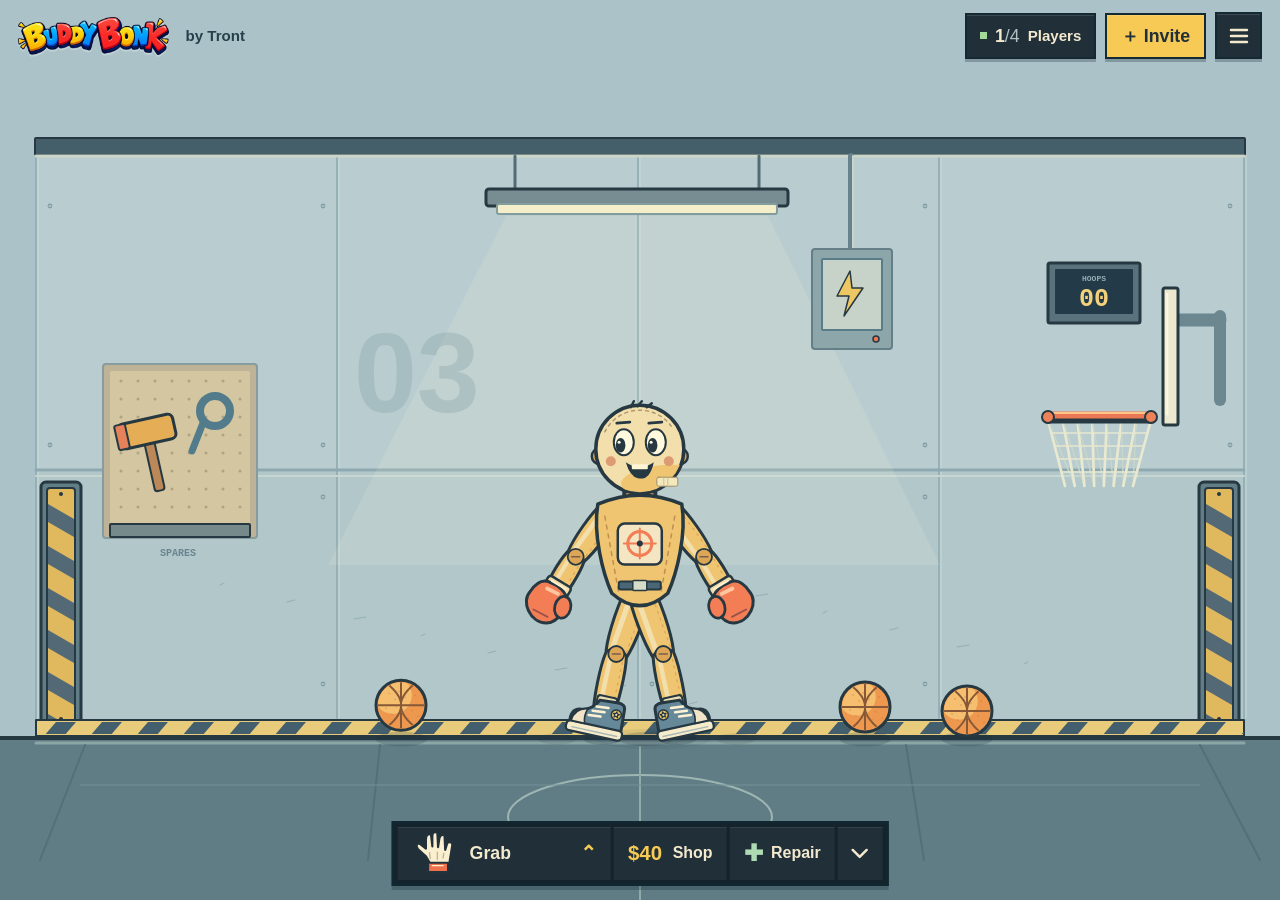
<file: source/baseline.html>
<!doctype html>
<html lang="en">
<head>
<meta charset="utf-8">
<meta name="viewport" content="width=device-width,initial-scale=1,viewport-fit=cover">
<meta name="theme-color" content="#202932">
<meta name="description" content="Buddy Bonk is a multiplayer ragdoll sandbox by Tront. Grab a friend, grab a limb, and make a mess with 21 tools, shared physics, and very bad ideas.">
<meta name="author" content="Trent Sterling (Tront)">
<meta name="application-name" content="Buddy Bonk">
<meta name="referrer" content="strict-origin-when-cross-origin">
<link rel="canonical" href="https://tront.xyz/buddy/">
<link rel="author" href="https://tront.xyz/">
<link rel="icon" type="image/svg+xml" href="[data-uri]">
<meta property="og:type" content="website">
<meta property="og:site_name" content="Tront">
<meta property="og:title" content="Buddy Bonk — by Tront">
<meta property="og:description" content="Good friends. Terrible ideas. A multiplayer ragdoll sandbox with 21 tools and up to 4 hands. Play in your browser.">
<meta property="og:url" content="https://tront.xyz/buddy/">
<meta property="og:image" content="https://tront.xyz/buddy/og-image.png">
<meta property="og:image:type" content="image/png">
<meta property="og:image:width" content="1200">
<meta property="og:image:height" content="630">
<meta property="og:image:alt" content="Buddy Bonk by Tront: a real in-game view of the multiplayer ragdoll toybox.">
<meta name="twitter:card" content="summary_large_image">
<meta name="twitter:title" content="Buddy Bonk — by Tront">
<meta name="twitter:description" content="Good friends. Terrible ideas. Grab a friend, grab a limb, and make a mess.">
<meta name="twitter:image" content="https://tront.xyz/buddy/og-image.png">
<meta name="twitter:image:alt" content="Buddy Bonk multiplayer ragdoll sandbox, actual gameplay.">
<title>Buddy Bonk — Multiplayer Ragdoll Sandbox by Tront</title>
<script type="application/ld+json">{"@context":"https://schema.org","@type":"VideoGame","name":"Buddy Bonk","url":"https://tront.xyz/buddy/","description":"A multiplayer ragdoll sandbox by Tront. Twenty-one tools, one indestructible Buddy, and up to four player hands.","author":{"@type":"Person","name":"Trent Sterling","alternateName":"Tront","url":"https://tront.xyz/"},"genre":["Physics sandbox","Multiplayer"],"gamePlatform":"Web browser","inLanguage":"en","softwareVersion":"0.5.0","numberOfPlayers":{"@type":"QuantitativeValue","minValue":1,"maxValue":4},"image":"https://tront.xyz/buddy/og-image.png"}</script>
<style>/* Buddy Bonk 0.3.2 — the room first. No mini-dashboard, no global cursor hiding.
   CSS pixels/rem typography are independent of the Canvas world and its zoom. */
:root{color-scheme:dark;--ink:#202f38;--deep:#13242d;--steel:#405c68;--paper:#f3e9ce;--yellow:#f6ca55;--red:#d85640;--muted:#bccbc9;--line:#152932;--dock-gap:1rem;font-size:clamp(16px,calc(12px + .45vw),26px)}
*{box-sizing:border-box}html,body{margin:0;width:100%;height:100%;overflow:hidden;background:#abc3c8;color:var(--paper);font-family:Arial,Helvetica,sans-serif;cursor:default}body{font-size:1rem;line-height:1.5}button,input,textarea,select{font:inherit}button{cursor:pointer;border:0;touch-action:manipulation}button *,a *{cursor:inherit}a{cursor:pointer;color:inherit;text-underline-offset:.2em}button:focus-visible,a:focus-visible,summary:focus-visible,select:focus-visible{outline:3px solid var(--yellow);outline-offset:3px}button:disabled{opacity:.55;cursor:not-allowed}[hidden]{display:none!important}svg{display:block;flex-shrink:0}input,textarea{cursor:text}summary,select{cursor:pointer}dialog,dialog::backdrop{cursor:default}
#stage{position:fixed;inset:0;overflow:hidden;background:#abc3c8}#game{display:block;width:100%;height:100%;touch-action:none;outline:0;cursor:default}#game.native-grab{cursor:grab}#game.native-grabbing{cursor:grabbing}#game.native-aim{cursor:crosshair}#game.game-cursor{cursor:none}
/* Sparse header. Empty space is genuinely click-through to the game. */
.gamebar{position:fixed;left:1rem;right:1rem;top:max(.7rem,env(safe-area-inset-top));height:2.65rem;display:flex;align-items:center;justify-content:space-between;gap:.7rem;z-index:6;pointer-events:none}.gamebar button,.gamebar a{pointer-events:auto}.brandgroup,.topactions{display:flex;align-items:center;gap:.5rem}.brandgroup{gap:.75rem;min-width:0}.wordmark{padding:0;background:transparent;display:block;flex-shrink:0}.wordmark img{display:block;width:8.5rem;height:auto;filter:drop-shadow(0 2px 0 #fff4)}.brand-fallback{font-weight:900;font-size:1.3rem;color:var(--ink)}.brand-fallback strong{color:#ce4331}.makercredit{font-size:.85rem;font-weight:700;color:#263f4b;white-space:nowrap;text-decoration:none;padding:.45rem .2rem}.makercredit:hover{text-decoration:underline}
.topactions button,.playdock button,.showui{background:var(--ink);color:var(--paper);border:2px solid var(--line);box-shadow:0 3px 0 #10222b44,inset 0 1px 0 #ffffff20;font-weight:700}.topactions button:hover,.playdock button:hover,.showui:hover{background:#3d5864}.topactions button:active,.playdock button:active{translate:0 1px}.topactions .invite{background:var(--yellow);color:var(--ink);min-height:2.6rem;padding:.4rem .8rem;font-size:1rem}.topactions .invite:hover{background:#ffdd80}.session{display:flex;align-items:center;gap:.45rem;padding:.4rem .7rem;min-height:2.6rem;font-size:.85rem}.session b{font-size:1rem}.session b span{color:#b0c1c4;font-weight:400}.led{display:inline-block;width:.4rem;height:.4rem;background:var(--yellow);flex-shrink:0}.led.on{background:#a1d999}.led.error{background:#f07a65}.squarebutton{width:2.65rem;height:2.65rem;padding:.55rem}.squarebutton svg,.dockhide svg{width:1.35rem;height:1.35rem;fill:none;stroke:currentColor;stroke-width:2.5;stroke-linecap:round;stroke-linejoin:round}
/* Only current tool, cash/shop and a repair shortcut stay out during play. */
.playdock{position:fixed;z-index:7;bottom:max(.8rem,env(safe-area-inset-bottom));left:50%;transform:translateX(-50%);display:flex;align-items:stretch;gap:3px;background:var(--deep);padding:4px;border:2px solid #112833;box-shadow:0 4px 0 #10222b44;max-width:calc(100vw - 1rem);height:3.65rem}.playdock button{border:0;box-shadow:inset 0 1px 0 #ffffff15;min-width:0;border-radius:0}.currenttool{display:flex;align-items:center;gap:.6rem;padding:.3rem .8rem;width:12rem;max-width:41vw;font-size:1rem;text-align:left}.currenttool #selectedIcon svg{width:2.65rem;height:2.65rem}.currenttool #toolTitle{overflow:hidden;text-overflow:ellipsis;white-space:nowrap}.chevron{margin-left:auto;color:var(--yellow);font-size:1.1rem}.currenttool[aria-expanded=true]{background:#496774}.cashbutton{display:flex;align-items:center;justify-content:center;gap:.6rem;padding:.4rem .8rem;font-size:.9rem;white-space:nowrap}.cashbutton b{font-size:1.15rem;color:var(--yellow);font-variant-numeric:tabular-nums}.dockrepair{display:flex;align-items:center;justify-content:center;gap:.45rem;padding:.3rem .8rem;font-size:.9rem}.dockrepair>span:first-child{color:#afdbb2;font-size:1.3rem}.dockhide{display:flex;align-items:center;justify-content:center;width:2.5rem;padding:0}.showui{position:fixed;right:1rem;bottom:1rem;z-index:7;padding:.55rem .8rem;font-size:.9rem;min-height:44px}.showui span{margin-left:.6rem}
/* Equipment drawer: real readable targets; disappears when a tool is selected. */
.tool-drawer{position:fixed;z-index:8;bottom:5rem;left:50%;transform:translateX(-50%);width:min(43rem,calc(100vw - 1.5rem));max-height:calc(100dvh - 9rem);background:var(--ink);border:3px solid var(--deep);box-shadow:0 5px 0 #10222b55;overflow:auto;padding:.65rem;cursor:default;overscroll-behavior:contain}.rackhead{display:flex;align-items:center;justify-content:space-between;gap:1rem;margin-bottom:.65rem}.decktabs{display:flex;gap:.3rem}.decktabs button{padding:.4rem .9rem;min-height:2.4rem;font-size:1rem;font-weight:700;background:#344f5d;color:#d0dcda;border:1px solid #152c37}.decktabs button.active{background:var(--yellow);color:var(--ink)}.close{display:flex;align-items:center;justify-content:center;background:transparent;color:inherit;padding:0;min-width:2.4rem;min-height:2.4rem;font-size:1.8rem;line-height:1;border:0}.close:hover{background:#ffffff18}
.toolrack{display:grid;grid-template-columns:repeat(5,minmax(0,1fr));gap:.4rem}.tool{position:relative;display:flex;flex-direction:column;align-items:center;justify-content:center;gap:.25rem;min-height:5.6rem;background:#3c5765;color:var(--paper);border:2px solid #162d38;border-bottom-width:4px;padding:.55rem .3rem .4rem}.tool:hover{background:#577480}.tool.selected{background:var(--yellow);color:var(--ink)}.tool svg{width:2.9rem;height:2.9rem;filter:drop-shadow(1px 2px 0 #142d3855);pointer-events:none}.tool span{font-size:.86rem;font-weight:700;text-align:center;line-height:1.15}.tool kbd{position:absolute;top:.2rem;left:.3rem;font:700 .75rem Arial;color:#d0dbd5}.tool.selected kbd{color:#695622}.tool.locked svg{opacity:.6}.tool .price{font-style:normal;font-size:.8rem;line-height:1.3;background:#edcf87;color:#233740;position:absolute;top:.25rem;right:.25rem;padding:.05rem .25rem;border:1px solid #192e38}.tool.owned .price{display:none}.toolhint{margin:.6rem .1rem .1rem;font-size:.85rem;line-height:1.5;color:#c2d1cd}.tool-tooltip{position:fixed;z-index:30;max-width:min(23rem,calc(100vw - 1rem));padding:.65rem .85rem;background:var(--paper);color:var(--ink);border:2px solid var(--line);box-shadow:3px 3px 0 #132a3644;font-size:.9rem;line-height:1.4;pointer-events:none}.tool-tooltip b{display:block;margin-bottom:.2rem}.tool-tooltip kbd{font:700 .85rem Arial;float:right;margin-left:1rem;color:#695825}
/* Modal sheets scroll rather than shrinking their type. */
dialog{padding:0;border:3px solid var(--line);border-radius:0;background:var(--paper);color:var(--ink);width:min(34rem,calc(100vw - 1.25rem));max-height:calc(100dvh - 1.5rem);box-shadow:6px 7px 0 #10222b55;overflow:auto;overscroll-behavior:contain}dialog::backdrop{background:#10263388}dialog .dialoghead{position:sticky;top:0;z-index:2;display:flex;align-items:center;justify-content:space-between;gap:.5rem;background:var(--ink);color:var(--paper);padding:.65rem 1rem;border-bottom:2px solid var(--line)}.dialoghead h2{margin:0;font-size:1.2rem;line-height:1.25}.dialoghead h2 small{font-size:.75rem;font-weight:400;color:#bccbc9;margin-left:.7rem}.dialogbody,.creditsbody{padding:1rem 1.25rem 1.2rem}.dialogbody h3{font-size:1rem;margin:1.2rem 0 .6rem}.dialogbody label{display:block;font-size:.9rem;font-weight:700;margin:.8rem 0 .3rem}.dialogbody button,.shopstrip button,.stock button,.upgrade button,#backToGame{font-weight:700;font-size:.95rem;padding:.5rem .7rem;min-height:2.5rem;background:#c9d4c9;color:#263f49;border:2px solid #4c6368;box-shadow:0 1px 0 #829082}.dialogbody button:hover,.stock button:hover,.upgrade button:hover{background:var(--yellow)}.dialogbody button.active{background:var(--yellow);border-color:#675521}.dialogbody .danger{background:#ead0bb;color:#733e31}.inputrow{display:flex;gap:.4rem}.inputrow input{min-width:0;flex:1}.dialogbody input,.dialogbody textarea,.dialogbody select{padding:.6rem;border:2px solid #6e8587;background:#fff9e9;color:var(--ink);font-size:1rem;min-width:0;outline-color:#c5593e}.dialogbody textarea{resize:vertical;width:100%;font:.85rem/1.5 monospace;margin-bottom:.45rem}.dialogbuttons{display:flex;gap:.5rem;align-items:center;margin:.7rem 0;flex-wrap:wrap}.dialogbuttons a{font-size:.9rem;color:#304d57;font-weight:700}.small,.fineprint{font-size:.88rem;line-height:1.55;color:#49606a}.fineprint{border-top:1px solid #adbab0;padding-top:.8rem;margin:1rem 0 0}.menu-actions{display:grid;grid-template-columns:1fr 1fr;gap:.4rem}.menu-actions button{text-align:left;display:flex;align-items:center;gap:.55rem;min-height:2.8rem}.menu-actions span{font-size:1.2rem;min-width:1.2rem}.settings-list{display:grid;grid-template-columns:1fr 1fr;gap:.4rem}.settings-list button{text-align:left;font-size:.9rem}.settings-list label{margin:0;display:flex;align-items:center;padding:.3rem .6rem}.settings-list select{font-size:.95rem;width:100%}.menu-more{border-top:1px solid #a3b3ae;margin-top:1rem;padding-top:.75rem}.menu-more summary,#advanced summary{font-size:.95rem;font-weight:700;min-height:2rem}#advanced{background:#e5dfc8;padding:.65rem;margin:.65rem 0}.menu-nav{display:grid;grid-template-columns:1fr 1fr;gap:.4rem;border-top:1px solid #a3b3ae;margin-top:.8rem;padding-top:.8rem}.menu-nav button{font-size:.9rem}.roomstate,.roomstats{display:flex;gap:.75rem;flex-wrap:wrap;font-size:.85rem;color:#45606a}.roomstamp{margin-left:auto}.roster{display:flex;gap:.8rem;flex-wrap:wrap;margin:.7rem 0 1rem}.person{display:flex;align-items:center;gap:.35rem;font-size:.95rem;font-weight:700}.person i{width:.6rem;height:.6rem;background:var(--color);border:1px solid #334b56}.person small{font-size:.75rem;font-weight:400;color:#4c6570}.stunt{position:relative;display:flex;align-items:center;gap:.6rem;justify-content:space-between;width:100%;font-size:.9rem!important;margin-top:.5rem}.stunt i{position:absolute;bottom:0;left:0;height:3px;max-width:100%;background:#bd7049}.stunt.complete{background:#f5d480}.combo-track{height:3px;background:#49606a26;margin:.5rem 0}.combo-track i{display:block;height:100%;background:var(--red);width:0}.comboLabel{font-weight:700}
/* The shop stays substantial and legible when intentionally opened. */
#shopDialog{width:min(56rem,calc(100vw - 1.25rem));background:#273e4a;color:var(--paper)}.shopstrip{display:flex;align-items:center;gap:1.1rem;background:#eee2c0;color:#243d48;padding:1rem 1.15rem}.shopstrip small{display:block;font-size:.85rem;font-weight:700}.shopstrip b{font-size:1.7rem;font-variant-numeric:tabular-nums}.shopstrip p{font-size:1rem;margin:0}.shopstrip button{margin-left:auto;background:#4b6975;color:#f3e8cb;max-width:10rem;font-size:.9rem}.shopstrip button.free{background:var(--yellow);color:var(--ink)}.shopsection{padding:1rem 1.1rem .2rem}.shopsection h3{font-size:1rem;margin:0 0 .7rem;color:#f3d99b}.stockgrid{display:grid;grid-template-columns:repeat(5,minmax(0,1fr));gap:.55rem}.stock{position:relative;display:flex;flex-direction:column;align-items:center;gap:.5rem;border:2px solid #152e3a;background:#3c5865;padding:.65rem .4rem}.stock svg{width:3.6rem;height:3.6rem}.stock b{font-size:.82rem;text-align:center;line-height:1.2}.stock i{position:absolute;top:.25rem;left:.35rem;font:700 .75rem Arial;color:#c1d4d4}.stock button{margin-top:auto;min-width:0;width:100%;font-size:.85rem;padding:.4rem .1rem;background:#f1d68f}.stock button:disabled{opacity:.7}.stock.owned button{background:#b6d9b6}.upgradegrid{display:grid;grid-template-columns:repeat(3,minmax(0,1fr));gap:.55rem}.upgrade{background:#344f5e;border:2px solid #172f3c;padding:.8rem;display:flex;flex-direction:column}.upgrade b{font-size:1rem;color:#f0d690}.upgrade p{font-size:.85rem;margin:.4rem 0;line-height:1.45;color:#d0dcd7}.upgrade button{font-size:.85rem;margin-top:auto;padding:.4rem}.pips{display:flex;gap:.25rem;margin:.4rem 0 .7rem}.pips i{display:block;width:1.6rem;height:5px;background:#152c38}.pips i.on{background:var(--yellow)}.shopfoot{display:flex;justify-content:space-between;gap:.5rem;flex-wrap:wrap;background:#203540;color:#c0d1d0;padding:.8rem 1.1rem;margin-top:.8rem;font-size:.8rem}.shopfoot #budgetHint,.shopfoot #floorhint{display:none}
/* Credits = actual reading size, not a receipt in the middle of a 4K screen. */
#creditsDialog{width:min(36rem,calc(100vw - 1.25rem))}.creditslogo{display:block;width:min(22rem,100%);height:auto;margin:.15rem auto .65rem}.creditstagline{font-size:1.15rem;font-weight:800;text-align:center;line-height:1.3;margin:.4rem 0 .8rem}.creditsintro{font-size:1rem;line-height:1.6;margin:.65rem 0 1rem}.creatorblock{border-left:4px solid #d06a41;background:#e0dcc5;padding:.7rem .8rem;margin:.8rem 0 1rem}.creatorblock>span{display:block;font-size:.8rem;font-weight:700;color:#4c6368;margin-bottom:.3rem}.creatorblock>a{font-size:1.25rem;font-weight:800;text-decoration:none;line-height:1.35}.creatorblock b{color:#a0412c}.creatorblock p{font-size:.9rem;line-height:1.5;margin:.4rem 0 0;color:#455e68}.creatorlinks{display:grid;grid-template-columns:1fr 1fr;border-top:1px solid #9daa9e;border-bottom:1px solid #9daa9e;margin:1rem 0}.creatorlinks a{padding:.8rem .5rem;color:#294752;text-decoration:none}.creatorlinks a:nth-child(2n){border-left:1px solid #b9bcaa;padding-left:.8rem}.creatorlinks a:nth-child(-n+2){border-bottom:1px solid #b9bcaa}.creatorlinks a:hover{background:#e2d1a1}.creatorlinks b{display:block;font-size:.9rem}.creatorlinks span{display:block;font-size:.85rem;line-height:1.4;margin-top:.25rem;color:#51656a}.creditsdetails{border-bottom:1px solid #a9b5a9;padding:.55rem 0;font-size:.95rem;line-height:1.6;color:#324e59}.creditsdetails summary{font-size:.9rem;font-weight:700;min-height:1.8rem;line-height:1.8}.creditsdetails a{color:#9a432d}.creditsdetails p{margin:.7rem 0}.creditsbottom{display:flex;align-items:center;justify-content:space-between;gap:1rem;margin-top:1rem}.creditsbottom>span{font-size:.8rem;line-height:1.65;color:#4a626a}#backToGame{background:var(--yellow);border-color:#756539;font-size:.85rem}
.toast{position:absolute;z-index:9;left:50%;bottom:5.2rem;transform:translate(-50%,8px);max-width:min(90vw,31rem);padding:.6rem .9rem;background:var(--paper);color:var(--ink);border:2px solid #203b47;box-shadow:3px 3px 0 #20364233;font-size:1rem;font-weight:700;text-align:center;opacity:0;transition:opacity .12s,transform .12s;pointer-events:none}.toast.show{opacity:1;transform:translate(-50%,0);pointer-events:auto;cursor:default}.pauseNotice{position:absolute;z-index:3;top:42%;left:50%;transform:translate(-50%,-50%);max-width:27rem;width:85%;background:var(--yellow);color:var(--ink);border:3px solid var(--line);padding:1.1rem;font-size:1rem;font-weight:700;text-align:center;pointer-events:auto;cursor:default}.chatwrap{position:fixed;z-index:12;bottom:5rem;left:50%;transform:translateX(-50%);width:min(30rem,calc(100vw - 1.5rem));background:var(--paper);color:var(--ink);border:3px solid #243f4c;padding:.4rem}.chatwrap form{display:flex;align-items:center;gap:.4rem}.chatwrap input{min-width:0;flex:1;background:transparent;color:var(--ink);border:none;padding:.5rem;font-size:1rem;outline:0}.chatwrap button{background:var(--yellow);color:var(--ink);min-height:2.5rem;padding:.3rem .6rem;font-weight:700}.chatwrap .close{background:transparent;padding:0}.chatwrap:focus-within{outline:2px solid #e4b346;outline-offset:2px}#diagnostics{position:absolute;right:1rem;top:4.4rem;z-index:5;max-width:calc(100vw - 2rem);max-height:calc(100dvh - 10rem);overflow:auto;background:#10232aee;color:#cceace;border-left:3px solid var(--yellow);padding:.75rem;white-space:pre-wrap;font:.85rem/1.5 'Courier New',monospace;cursor:default}
@media(max-width:900px){.playersword{display:none}.brandgroup{gap:.4rem}.makercredit{font-size:.8rem}.currenttool{width:10rem}.stockgrid{grid-template-columns:repeat(3,minmax(0,1fr))}.upgradegrid{grid-template-columns:1fr}.upgrade{display:grid;grid-template-columns:1fr 8rem;column-gap:.6rem}.upgrade p{grid-column:1}.upgrade .pips{grid-column:1;margin-bottom:0}.upgrade button{grid-column:2;grid-row:1/4;align-self:center;margin:0}.shopstrip{flex-wrap:wrap;gap:.6rem}.shopstrip p{font-size:.9rem}}
@media(max-width:600px){.gamebar{left:.5rem;right:.5rem;top:max(.5rem,env(safe-area-inset-top));height:2.65rem;gap:.25rem}.wordmark img{width:min(7rem,28vw)}.brandgroup{gap:.2rem;flex-direction:column;align-items:flex-start;position:relative}.makercredit{position:absolute;top:100%;font-size:.8rem;margin-left:.35rem;padding:.1rem 0}.topactions{gap:.25rem}.session{padding:.45rem .4rem;gap:.3rem;min-height:2.5rem}.session .led{display:none}.topactions .invite{padding:.4rem .55rem;font-size:.95rem;min-height:2.5rem}.squarebutton{width:2.5rem;height:2.5rem;padding:.55rem}.playdock{bottom:max(.5rem,env(safe-area-inset-bottom));height:3.6rem;padding:3px;gap:2px;max-width:calc(100vw - .75rem)}.currenttool{padding:.25rem .45rem;gap:.4rem;max-width:40vw;width:10rem;font-size:.95rem}.currenttool #selectedIcon svg{width:2rem;height:2.3rem}.chevron{font-size:.95rem}.cashbutton{gap:.35rem;padding:.3rem .5rem;font-size:.85rem}.cashbutton b{font-size:1.05rem}.dockrepair{padding:.3rem .55rem}.repairword{display:none}.dockhide{width:1.7rem;min-width:1.7rem!important}.dockhide svg{width:1.1rem}.tool-drawer{bottom:4.5rem;max-height:calc(100dvh - 8.1rem);width:calc(100vw - 1rem);padding:.45rem}.toolrack{grid-template-columns:repeat(3,minmax(0,1fr));gap:.3rem}.tool{min-height:5.4rem;padding:.6rem .2rem .4rem}.tool span{font-size:.9rem;overflow-wrap:anywhere}.tool svg{width:2.6rem;height:2.6rem}.toolhint{font-size:.875rem}.tool-tooltip{font-size:.9rem}.dialogbody,.creditsbody{padding:.9rem}.dialoghead h2 small{display:none}.menu-actions button{font-size:.9rem;gap:.3rem;padding:.5rem}.settings-list button{font-size:.88rem;padding:.5rem}.menu-nav button{font-size:.9rem;padding:.5rem}.dialogbody .small,.fineprint{font-size:.875rem}.stockgrid{gap:.35rem}.stock b{font-size:.875rem;overflow-wrap:anywhere}.shopsection{padding:.8rem .65rem .1rem}.shopstrip{padding:.85rem}.shopstrip p{display:none}.shopstrip button{max-width:10rem}.shopfoot{font-size:.8rem;padding:.7rem}.creditstagline{font-size:1.1rem}.creditsintro{font-size:1rem}.creatorblock>a{font-size:1.18rem}.creatorlinks b{font-size:.9rem}.creatorlinks span{font-size:.875rem}.creditsbottom{align-items:flex-start;flex-direction:column;gap:.6rem}#backToGame{align-self:flex-end;font-size:.9rem}.showui{right:.5rem;bottom:.5rem}.chatwrap{bottom:4.5rem}.toast{bottom:4.7rem;font-size:.9rem}}
@media(max-width:350px){.wordmark img{width:min(6.1rem,28vw)}.topactions{gap:2px}.session{font-size:.85rem;padding:.4rem .35rem}.topactions .invite{font-size:.875rem;padding:.4rem}.currenttool{width:8rem;max-width:41vw}.currenttool #selectedIcon svg{width:1.65rem}.cashbutton{padding:.3rem .4rem}.cashbutton span{display:none}.dockrepair{padding:.3rem .45rem}.stockgrid{grid-template-columns:1fr 1fr}}
@media(max-height:520px) and (min-width:601px){.gamebar{top:.4rem}.wordmark img{width:7rem}.makercredit{display:none}.playdock{bottom:.4rem;height:3rem}.currenttool #selectedIcon svg{height:2rem;width:2rem}.tool-drawer{bottom:3.6rem;max-height:calc(100dvh - 7rem)}.toolrack{grid-template-columns:repeat(5,minmax(0,1fr))}.tool{min-height:4.4rem}.tool svg{height:2rem}.toolhint{display:none}.rackhead{margin-bottom:.35rem}.toast{bottom:3.7rem}}
@media(prefers-reduced-motion:reduce){.toast{transition:none}}

@media(max-width:600px){html[data-ui-scale="1.5"] .cashbutton span{display:none}}

/* Experimental shelf uses the same readable, on-demand drawer. */
.toolrack[data-deck="lab"]{grid-template-columns:repeat(3,minmax(0,1fr))}.stockgrid{grid-template-columns:repeat(3,minmax(0,1fr))}@media(max-width:540px){.toolrack[data-deck="lab"]{grid-template-columns:repeat(2,minmax(0,1fr))}.stockgrid{grid-template-columns:repeat(2,minmax(0,1fr))}}
</style>
</head>
<body>
<header class="gamebar" aria-label="Game controls">
 <div class="brandgroup"><button id="brand" class="wordmark" aria-label="Buddy Bonk — about and credits" title="About Buddy Bonk"><img id="brandLogo" src="[data-uri]" width="1000" height="247" alt="Buddy Bonk" draggable="false"><span class="brand-fallback" hidden>BUDDY <strong>BONK</strong></span></button><a class="makercredit" href="https://tront.xyz/" target="_blank" rel="noopener noreferrer">by <strong>Tront</strong></a></div>
 <div class="topactions"><button id="playersBtn" class="session" title="Players and connection" aria-haspopup="dialog"><span id="led" class="led"></span><b id="headcount">1<span>/4</span></b><span class="playersword">Players</span></button><button id="inviteBtn" class="invite" title="Copy an invitation to this room">＋ Invite</button><button id="settingsBtn" class="squarebutton" title="Game menu" aria-label="Game menu" aria-haspopup="dialog"><svg viewBox="0 0 24 24" aria-hidden="true"><path d="M4 6h16M4 12h16M4 18h16"/></svg></button></div>
</header>
<main id="stage">
 <canvas id="game" tabindex="0" aria-label="Buddy Bonk. Drag to grab, release to throw. Right-drag grabs with any tool. E opens tools. Escape releases your hand."></canvas>
 <div id="welcome" hidden></div><div id="pauseNotice" class="pauseNotice" hidden></div>
 <div id="toast" class="toast" role="status" aria-live="polite"></div><aside id="diagnostics" hidden aria-label="Network diagnostics"></aside>
</main>
<footer id="playDock" class="playdock" aria-label="Tools and shop">
 <button id="toolsBtn" class="currenttool" aria-expanded="false" aria-controls="toolDrawer" title="Choose a tool (E)"><span id="selectedIcon" aria-hidden="true"></span><span id="toolTitle">Grab</span><span class="chevron" aria-hidden="true">⌃</span></button>
 <button id="shopBtn" class="cashbutton" title="Shared cash and weapon shop (C)" aria-haspopup="dialog"><b id="cashCount">$40</b><span>Shop</span></button>
 <button id="quickRepairBtn" class="dockrepair" title="Repair Buddy (H)"><span aria-hidden="true">✚</span><span class="repairword">Repair</span></button>
 <button id="hideUIBtn" class="dockhide" title="Hide controls (U)" aria-label="Hide controls"><svg viewBox="0 0 24 24" aria-hidden="true"><path d="m5 9 7 7 7-7"/></svg></button>
</footer>
<button id="showUIBtn" class="showui" hidden title="Show controls (U)">Show controls <span aria-hidden="true">⌃</span></button>
<section id="toolDrawer" class="tool-drawer" hidden aria-label="Choose a tool">
 <div class="rackhead"><div class="decktabs"><button data-deck="classic" class="active">Toybox</button><button data-deck="heavy">Heavy</button><button data-deck="lab">Lab toys</button></div><button id="closeTools" class="close" aria-label="Close tools">×</button></div>
 <nav id="toolrack" class="toolrack" data-deck="classic" aria-label="Tools"></nav>
 <p id="toolHint" class="toolhint">Drag to grab. Release to throw.</p>
</section>
<div id="toolTooltip" class="tool-tooltip" role="tooltip" hidden></div>
<div class="chatwrap" id="chatwrap" hidden><form id="chatForm"><input id="chatInput" maxlength="90" placeholder="Say something…" aria-label="Chat message" autocomplete="off"><button type="submit">Send</button><button id="closeChatBtn" type="button" class="close" aria-label="Close chat">×</button></form></div>
<dialog id="menuDialog" aria-labelledby="menuTitle">
 <div class="dialoghead"><h2 id="menuTitle">Game menu</h2><button class="close" id="closeMenu" aria-label="Close game menu">×</button></div>
 <div class="dialogbody">
  <div class="menu-actions">
   <button id="healBtn" title="Repair Buddy (H)"><span aria-hidden="true">✚</span> Repair Buddy</button><button id="cleanBtn" title="Wash room (M)"><span aria-hidden="true">≈</span> Wash room</button>
   <button id="standBtn" title="Stand Buddy up (R)"><span aria-hidden="true">↥</span> Stand up</button><button id="gravityBtn" title="Toggle low gravity (G)"><span aria-hidden="true">☾</span> Low gravity</button>
   <button id="hatBtn">Hat: none</button><button id="untieBtn">Cut all ropes</button><button id="skinBtn"><span aria-hidden="true">◈</span> Change outfit</button><button id="clearBtn"><span aria-hidden="true">⌫</span> Clear toys</button>
  </div>
  <h3>Your settings</h3>
  <div class="settings-list">
   <button id="soundBtn">Sound on</button><button id="bloodBtn">Blood: classic</button><button id="motionBtn">Screen shake on</button><button id="cursorBtn">Cursor: system</button>
   <label for="uiScale">UI size</label><select id="uiScale"><option value="1">Standard</option><option value="1.25">Large</option><option value="1.5">Extra large</option></select>
  </div>
  <details class="menu-more"><summary>Stunts &amp; room stats</summary>
   <p id="poolStats" class="small"></p><div class="roomstats"><span>Candy <b id="candyCount">0</b></span><span>Baskets <b id="score">0</b></span><span id="comboLabel"></span></div><div class="combo-track"><i id="comboFill"></i></div>
   <button class="stunt" id="challengeBtn" title="Next optional stunt"><span id="taskLabel">Air time</span><b id="taskValue">0 / 4s</b><span aria-hidden="true">↻</span><i id="taskFill"></i></button>
  </details>
  <div class="menu-nav"><button id="postcardBtn">Save postcard</button><button id="menuRoomBtn">Players &amp; invites</button><button id="chatBtn">Chat</button><button id="creditsBtn">About &amp; credits</button><button id="resetBtn" class="danger">Reset room</button></div>
  <p class="small">Reset keeps workshop purchases. <b>U</b> hides the controls. <b>E</b> opens tools.</p>
 </div>
</dialog>
<dialog id="roomDialog" aria-labelledby="roomTitle">
 <div class="dialoghead"><h2 id="roomTitle">Players &amp; connection</h2><button class="close" id="closeRoom" aria-label="Close room settings">×</button></div>
 <div class="dialogbody">
  <div class="roomstate"><span id="roleLabel">Host</span><span id="netLabel">Starting…</span><span class="roomstamp">Room <b id="roomCode">—</b></span></div><div id="roster" class="roster"></div>
  <label for="nameInput">Your name</label><div class="inputrow"><input id="nameInput" maxlength="20" autocomplete="nickname"><button id="saveName">Save</button></div>
  <label for="inviteInput">Invite link</label><div class="inputrow"><input id="inviteInput" readonly><button id="copyLink">Copy</button></div>
  <p class="small">Share this invite to join the same room. Keep the host window open and visible.</p>
  <div class="dialogbuttons"><button id="newRoomBtn">New room ↗</button><button id="testTabBtn" title="Open a separate player window">Test 2P ↗</button></div>
  <details id="networkDetails" class="menu-more"><summary>Connection help &amp; diagnostics</summary>
   <p id="connectionDetail" class="small">Starting discovery…</p><div class="dialogbuttons"><button id="retryBtn">Retry discovery</button><button id="debugBtn">Diagnostics (D)</button></div>
   <details id="advanced"><summary>Direct connection codes</summary><p class="small">When discovery fails: the host sends an offer; the guest sends an answer back. Some networks still need a TURN relay.</p><button id="offerBtn">1. Host: make offer</button><label for="signalOut">Outgoing code</label><textarea id="signalOut" rows="3" readonly placeholder="Your offer or answer appears here."></textarea><button id="copySignal">Copy code</button><label for="signalIn">Received code</label><textarea id="signalIn" rows="3" spellcheck="false" placeholder="Paste the other player’s code."></textarea><div class="dialogbuttons"><button id="answerBtn">2. Guest: answer</button><button id="finishBtn">3. Host: finish</button></div><p id="signalStatus" class="small"></p></details>
  </details>
  <p class="fineprint">Buddy Bonk v0.5.0 · Protocol 05. No dedicated game server. Public discovery needs internet access; some connections need a relay. Host departure ends the room.</p>
  <div class="dialogbuttons"><button id="roomCreditsBtn">Credits</button><a href="https://tront.xyz/discord/" target="_blank" rel="noopener noreferrer">Feedback ↗</a></div>
 </div>
</dialog>
<dialog id="shopDialog" aria-labelledby="shopTitle">
 <div class="dialoghead"><h2 id="shopTitle">The workshop</h2><button class="close" id="closeShop" aria-label="Close workshop">×</button></div>
 <div class="shopstrip"><div><small>Shared cash</small><b id="shopCash">$40</b></div><p>Buy a tool. Everyone gets it.</p><button id="modeBtn" title="Host: switch between earned unlocks and all-tools-open sandbox">Earn unlocks</button></div>
 <div class="shopsection"><h3>Heavy equipment</h3><div id="shopTools" class="stockgrid"></div></div>
 <div class="shopsection"><h3>Room upgrades</h3><div id="upgradeRack" class="upgradegrid"></div></div>
 <div class="shopfoot"><span id="shopNote">Saved in the host’s browser.</span><span id="shopEarned">Total earned $0</span><span id="budgetHint">Shared budget</span><span id="floorhint">Earn cash. Unlock tools.</span></div>
</dialog>
<dialog id="creditsDialog" aria-labelledby="creditsTitle">
 <div class="dialoghead"><h2 id="creditsTitle">BUDDY BONK <small>MADE BY TRONT</small></h2><button id="closeCredits" class="close" aria-label="Close credits">×</button></div>
 <div class="creditsbody">
  <img id="creditsLogo" class="creditslogo" width="1000" height="247" alt="Buddy Bonk" draggable="false">
  <p class="creditstagline">Good friends. Terrible ideas.</p>
  <p class="creditsintro">Grab a friend. Grab a limb. One ragdoll. Twenty-one tools. Up to four very bad influences.</p>
  <section class="creatorblock" aria-label="Creator"><span>CREATED BY</span><a href="https://tront.xyz/" target="_blank" rel="noopener noreferrer">Trent Sterling <b>(Tront)</b> ↗</a><p>Game developer. Maker of physics toys, multiplayer games, and questionable experiments.</p></section>
  <nav class="creatorlinks" aria-label="More from Tront"><a href="https://tront.xyz/games/" target="_blank" rel="noopener noreferrer"><b>MORE GAMES ↗</b><span>More things to play and break</span></a><a href="https://tront.xyz/blog/" target="_blank" rel="noopener noreferrer"><b>DEV BLOG ↗</b><span>Behind the builds</span></a><a href="https://tront.xyz/discord/" target="_blank" rel="noopener noreferrer"><b>DISCORD ↗</b><span>Find a buddy. Send feedback.</span></a><a href="https://github.com/TrentSterling" target="_blank" rel="noopener noreferrer"><b>GITHUB ↗</b><span>Code and experiments</span></a></nav>
  <details class="creditsdetails"><summary>HOW TO PLAY</summary><p>Drag to grab, release to throw. Right-drag always grabs, even with a weapon equipped. Click <b>INVITE</b> for your room link. Purchases are shared with every player.</p><p><b>E</b> tools · <b>U</b> hide controls · <b>1–0</b> toys · <b>Q / W / F / X / T</b> heavy tools · <b>J</b> tether · <b>V</b> bumper · <b>C</b> workshop · <b>H</b> repair Buddy · <b>M</b> wash room · <b>B</b> basketball · <b>R</b> stand · <b>G</b> gravity · <b>Enter</b> chat · <b>D</b> diagnostics.</p><p>The host can switch to <b>SANDBOX</b> in the workshop to open every tool. On touch screens, tap your current tool to open the rack. Your mouse stays visible by default; the optional game cursor only hides it inside the play area. Leaving the play area releases your tool. Blood, sound, and screen shake are local preferences.</p></details>
  <details class="creditsdetails"><summary>CREDITS & TECH</summary><p>Inspired by <a href="https://www.newgrounds.com/portal/view/218014" target="_blank" rel="noopener noreferrer">Interactive Buddy</a> by Shock-Value. Buddy Bonk is an independent multiplayer sandbox, not an official sequel.</p><p>Networking uses <a href="https://github.com/dmotz/trystero" target="_blank" rel="noopener noreferrer">Trystero 0.25.4</a> by Dan Motzenbecker, under the <a href="https://github.com/dmotz/trystero/blob/main/LICENSE" target="_blank" rel="noopener noreferrer">MIT license</a>. Canvas 2D artwork, synthesized audio, and host-authoritative physics run in your browser.</p><p>Host workshop progress, player name, and local preferences are saved in this browser when storage is available. No account, analytics, or advertising is added by this game. Public discovery contacts third-party services; room messages travel between peers.</p><p>Public discovery and direct peer connections depend on your network. Host departure ends the room. Keep the host window visible.</p></details>
  <div class="creditsbottom"><span>© 2026 Trent Sterling (Tront)<br>v0.5.0 · <a href="https://tront.xyz/buddy/" target="_blank" rel="noopener noreferrer">tront.xyz/buddy</a></span><button id="backToGame">BACK TO BONKING →</button></div>
 </div>
</dialog>
<noscript><section style="position:fixed;inset:0;z-index:100;background:#202932;color:#f2e9cf;padding:40px;font:18px/1.5 Arial"><h1>Buddy Bonk by Tront</h1><p>This multiplayer ragdoll sandbox needs JavaScript to play.</p><p><a href="https://tront.xyz/" style="color:#f6ca55">Trent Sterling (Tront)</a> · <a href="https://tront.xyz/games/" style="color:#f6ca55">More games</a></p></section></noscript>
<script>(()=>{
'use strict';
/* Buddy Bonk physics: bounded 2D point-mass / distance-constraint solver.
   Only the room host steps this world. Guests render absolute snapshots.
   World units are pixels; velocity is pixels/second. No external physics runtime. */
const BB = Object.freeze({W:1280,H:720,FLOOR:646,LEFT:36,RIGHT:1244,TOP:66,HZ:120,SNAP_HZ:30,MAX_BALLS:32,MAX_PLAYERS:4,MAX_NODES:88,MAX_BOMBS:12,MAX_BALLOONS:16,MAX_DUCKS:12,MAX_BOWLING:8,MAX_CANDY:96,MAX_ROCKETS:16,MAX_PADS:8,MAX_STAINS:96,MAX_TETHERS:12,MAX_BUMPERS:8,MAX_SNAPSHOT:6144,SNAPSHOT_BPS:57344,VERSION:5});
const clamp=(x,a,b)=>Math.max(a,Math.min(b,x));
const lerp=(a,b,t)=>a+(b-a)*t;
const dist=(a,b)=>Math.hypot(a.x-b.x,a.y-b.y);
const round=x=>Math.round(x*10)/10;
const finite=x=>typeof x==='number'&&Number.isFinite(x);
const PALETTE=['#ef6548','#42bbc3','#be80ef','#efc843'];
// These are game tools, not independent client-side effects. The host executes all uses.
const TOOLS=Object.freeze({
 grab:{name:'GRAB',key:'1',hint:'DRAG TO GRAB · RELEASE TO THROW',rate:0},
 poke:{name:'MALLET',key:'2',hint:'HOLD TO SWING · HIT BALLS, BOMBS OR BUDDY',rate:.46},
 blaster:{name:'BLASTER',key:'3',hint:'HOLD TO FIRE AT THE CROSSHAIR',rate:.105},
 bomb:{name:'BOMB',key:'4',hint:'CLICK TO DROP · RIGHT-DRAG TO THROW BEFORE IT BLOWS',rate:.48},
 rocket:{name:'ROCKET',key:'5',hint:'HOLD TO LAUNCH · ROCKETS FLY IN FROM THE SIDE',rate:.65},
 shock:{name:'TESLA',key:'6',hint:'HOLD TO ZAP · POP BALLOONS & DETONATE BOMBS',rate:.11},
 magnet:{name:'MAGNET',key:'7',hint:'HOLD TO PULL BUDDY, TOYS AND CANDY',rate:.08},
 ball:{name:'BASKETBALL',key:'8',hint:'CLICK TO DROP A BALL · RIGHT-DRAG TO THROW',rate:.35},
 balloon:{name:'BALLOON',key:'9',hint:'CLICK A LIMB OR TOY TO TIE ON A BALLOON',rate:.45},
 spring:{name:'SPRING',key:'0',hint:'CLICK TO PLACE A SPRING ON THE FLOOR',rate:.4},
 shotgun:{name:'SHOTGUN',key:'q',hint:'HOLD TO FIRE · SEVEN PELLETS, ONE BIG KICK',rate:.6,cost:35},
 saw:{name:'CHAINSAW',key:'w',hint:'HOLD AGAINST BUDDY · RIGHT-DRAG TO REPOSITION',rate:.085,cost:65},
 flame:{name:'FLAMETHROWER',key:'f',hint:'HOLD TO IGNITE · BURNS LINGER · CRYO EXTINGUISHES',rate:.10,cost:95},
 freeze:{name:'CRYO',key:'x',hint:'FREEZE HIM SOLID · HIT THE ICE TO SHATTER',rate:.14,cost:115},
 dart:{name:'DARTS',key:'t',hint:'CLICK TO THROW · DARTS STICK TO BUDDY',rate:.32,cost:45},
 air:{name:'AIR CANNON',key:'a',hint:'A WIDE AIR BLAST · LAUNCH BUDDY, TOYS AND CANDY',rate:.62,deck:'lab'},
 duck:{name:'RUBBER DUCK',key:'k',hint:'DROP A SQUEAKY DUCK · GRAB, THROW OR BALLOON IT',rate:.36,deck:'lab'},
 bowling:{name:'BOWLING BALL',key:'o',hint:'DROP A HEAVY BALL · THROW IT THROUGH THE CHAOS',rate:.48,deck:'lab'},
 rail:{name:'RAILGUN',key:'l',hint:'A PIERCING SHOT · LINE UP BUDDY AND HIS TOYS',rate:.82,cost:145,deck:'lab'},
 tether:{name:'TETHER GUN',key:'j',hint:'CLICK TWO ENDS: BUDDY, A PROP OR THE WALL · CLICK A ROPE TO CUT',rate:.12,deck:'lab'},
 bumper:{name:'BUMPER',key:'v',hint:'CLICK TO PLACE · CLICK AN EXISTING BUMPER TO REMOVE',rate:.24,deck:'lab'}

});
const TOOL_IDS=Object.keys(TOOLS);
const STARTER_MASK=((1<<10)-1)|(1<<15)|(1<<16)|(1<<17)|(1<<19)|(1<<20), ALL_TOOL_MASK=(1<<TOOL_IDS.length)-1;
const UPGRADES=[{id:'power',name:'HEAVY HANDS',info:'+15% knockback per level',prices:[70,150,300]},
 {id:'payout',name:'PAYDAY',info:'+25% hit payout per level',prices:[60,130,260]},
 {id:'pickup',name:'CANDY VAC',info:'+25% candy vacuum reach per level',prices:[45,100,200]}];
const DAMAGE=Object.freeze({bullet:1,blunt:2,burn:3,cut:4,dart:5});
// Shared seed -> local visual expansion. The host never creates blood rigidbodies.
function seeded(seed){let a=seed>>>0;return ()=>{a=(a+0x6D2B79F5)>>>0;let t=Math.imul(a^(a>>>15),1|a);t^=t+Math.imul(t^(t>>>7),61|t);return ((t^(t>>>14))>>>0)/4294967296;};}
const TASKS=[{title:'AIR TIME',goal:4,unit:'s'},{title:'MAKE 2 BASKETS',goal:2,unit:''},{title:'POP 3 BALLOONS',goal:3,unit:''},{title:'BLAST BUDDY 3 TIMES',goal:3,unit:''}];
const BASE_POSE=[
 [640,341,43,1.4],[640,408,26,1.8],[640,480,23,1.8],
 [610,402,13,.65],[575,448,13,.65],[550,490,16,.65],
 [670,402,13,.65],[705,448,13,.65],[730,490,16,.65],
 [617,546,14,.85],[603,610,18,.95],[663,546,14,.85],[677,610,18,.95]
];
const LIMBS=[[3,4,13],[4,5,12],[6,7,13],[7,8,12],[2,9,15],[9,10,13],[2,11,15],[11,12,13]];
const JOINT_DEFS=[[0,1],[1,2],[1,3],[1,6],[3,6],[3,2],[6,2],[3,4],[4,5],[6,7],[7,8],[2,9],[9,10],[2,11],[11,12]];
// Bending limits and self-contact preserve a body silhouette, not a bag of points.
// Chord limits constrain the angle at the middle node without locking the pose.
const BEND_DEFS=[[0,1,2,128],[3,4,5,42],[6,7,8,42],[2,9,10,58],[2,11,12,58]];
const SELF_PAIRS=[];
for(let a=0;a<13;a++)for(let b=a+1;b<13;b++){
 if(JOINT_DEFS.some(j=>(j[0]===a&&j[1]===b)||(j[0]===b&&j[1]===a)))continue;
 const ra=BASE_POSE[a][2],rb=BASE_POSE[b][2],d=Math.hypot(BASE_POSE[a][0]-BASE_POSE[b][0],BASE_POSE[a][1]-BASE_POSE[b][1]);
 // Some torso masses overlap by construction. Keep only compatible contacts.
 if(d>=ra+rb+1)SELF_PAIRS.push([a,b]);
}
const PROP_CAPS={1:BB.MAX_BALLS,2:BB.MAX_BOMBS,3:BB.MAX_BALLOONS,4:BB.MAX_DUCKS,5:BB.MAX_BOWLING};
const PROP_NAMES={1:'Basketballs',2:'Bombs',3:'Balloons',4:'Rubber ducks',5:'Bowling balls'};
const segmentPoint=(x,y,a,b)=>{const dx=b.x-a.x,dy=b.y-a.y,l=dx*dx+dy*dy;const t=l?clamp(((x-a.x)*dx+(y-a.y)*dy)/l,0,1):0;return {x:a.x+dx*t,y:a.y+dy*t,t};};
// One mallet definition for BOTH animation and contact. No simulated hammer body.
// Times are seconds; action cues carry integer authority ticks, not rounded snapshot time.
const MALLET=Object.freeze({WIND:.100,ACTIVE:.108,CONTACT:.185,END:.46,HOLD:.027,FACE_R:3.5,REST:-.18,BACK:.48,STRIKE:-.98});
const smooth01=t=>{t=clamp(t,0,1);return t*t*(3-2*t);};
function malletAngle(age,contactAge=null,cancelAge=null){
 const travel=a=>a<MALLET.WIND?lerp(MALLET.REST,MALLET.BACK,smooth01(a/MALLET.WIND)):
  lerp(MALLET.BACK,MALLET.STRIKE,Math.pow(clamp((a-MALLET.WIND)/(MALLET.CONTACT-MALLET.WIND),0,1),1.65));
 if(cancelAge!==null&&age>=cancelAge)return lerp(travel(cancelAge),MALLET.REST,smooth01((age-cancelAge)/.12));
 if(contactAge!==null&&age>=contactAge){
  const hit=travel(contactAge),d=age-contactAge;
  if(d<MALLET.HOLD)return hit;
  if(d<MALLET.HOLD+.085)return lerp(hit,hit+.36,smooth01((d-MALLET.HOLD)/.085));
  return lerp(hit+.36,MALLET.REST,smooth01((d-MALLET.HOLD-.085)/.16));
 }
 if(age<=MALLET.CONTACT)return travel(age);
 if(age<.250)return lerp(MALLET.STRIKE,-1.40,smooth01((age-MALLET.CONTACT)/(.250-MALLET.CONTACT)));
 return lerp(-1.40,MALLET.REST,smooth01((age-.250)/.18));
}
function malletPose(x,y,side,age,contactAge=null,cancelAge=null){
 const a=malletAngle(age,contactAge,cancelAge),c=Math.cos(a),sn=Math.sin(a),hit=MALLET.STRIKE;
 // The RED END of the barrel lands at the aim point, not the handle or centre.
 const px=x-side*(-33*Math.cos(hit)+73*Math.sin(hit)),py=y-(-33*Math.sin(hit)-73*Math.cos(hit));
 const point=(u,v)=>({x:px+side*(u*c-v*sn),y:py+u*sn+v*c});
 const f=point(-33,-73);
 return {a,px,py,side,face:f,A:point(-33,-89),B:point(-33,-57),point};
}
function segmentClosest(a,b,c,d){
 const ux=b.x-a.x,uy=b.y-a.y,vx=d.x-c.x,vy=d.y-c.y,den=ux*vy-uy*vx;
 if(Math.abs(den)>1e-8){const wx=c.x-a.x,wy=c.y-a.y,t=(wx*vy-wy*vx)/den,u=(wx*uy-wy*ux)/den;
  if(t>=0&&t<=1&&u>=0&&u<=1){const p={x:a.x+ux*t,y:a.y+uy*t};return {a:p,b:p,t:u,d:0};}}
 const choices=[];
 for(const p of [a,b]){const q=segmentPoint(p.x,p.y,c,d);choices.push({a:p,b:q,t:q.t,d:Math.hypot(p.x-q.x,p.y-q.y)});}
 for(const [p,t] of [[c,0],[d,1]]){const q=segmentPoint(p.x,p.y,a,b);choices.push({a:q,b:p,t,d:Math.hypot(p.x-q.x,p.y-q.y)});}
 return choices.reduce((p,q)=>q.d<p.d?q:p);
}
class BuddyWorld {
 constructor(onEvent=()=>{}){this.onEvent=onEvent;this.hands=new Map();this.nodes=[];this.joints=[];this.tick=0;this.time=0;this.gen=0;this.score=0;this.lowGravity=false;this.nextId=100;this.lastTouch=-10;this.impact=0;this.reset();}
 reset(){
  const workshop=this.workshopSnapshot?.();
  this.gen++;this.nodes=[];this.score=0;this.tick=0;this.time=0;this.lowGravity=false;this.nextId=100;this.lastTouch=-10;this.impact=0;
  this.projectiles=[];this.candies=[];this.pads=[];this.bonds=[];this.tethers=[];this.bumpers=[];this.hat=workshop?.hat??0;this.lastBumperFX=-10;this.swingSerial=0;this.lastSpring=-10;this.lastLimit=-10;this.lastToyHit=-10;
  this.injuries=Array.from({length:13},()=>({bruise:0,scorch:0,cuts:0,darts:0}));
  this.stains=[];this.stainEpoch=0;this.damageSerial=0;this.lastBlood=-10;
  this.burnUntil=0;this.frozenUntil=0;this.dazeUntil=0;this.hurtUntil=0;this.nextBurn=0;this.iceJoints=[];
  this.cash=workshop?.cash??40;this.earned=workshop?.earned??0;this.unlocked=workshop?.unlocked??STARTER_MASK;
  this.upgrades=workshop?.upgrades?.slice()||[0,0,0];this.sandbox=workshop?.sandbox??false;
  this.rewardRun=0;this.lastDamageWho='';this.nextOuch=0;
  this.candy=0;this.combo=0;this.bestCombo=0;this.comboUntil=0;this.lastReward=-10;
  this.lastRewarder='';this.lastTool='';this.shockUntil=0;this.skin=0;this.airtime=0;this.bestAir=0;
  this.taskIndex=0;this.taskProgress=0;this.taskDone=false;this.taskBaseScore=0;this.taskPops=0;this.taskBlasts=0;
  BASE_POSE.forEach(([x,y,r,m],id)=>this.nodes.push({id,x,y,vx:0,vy:0,r,m,im:1/m,kind:0,a:0,lastBounce:-1,lastScore:-5,ox:x,oy:y}));
  this.joints=JOINT_DEFS.map(([a,b])=>({a,b,l:dist(this.nodes[a],this.nodes[b])}));
  this.bends=BEND_DEFS.map(([a,b,c,angle])=>{const ab=dist(this.nodes[a],this.nodes[b]),bc=dist(this.nodes[b],this.nodes[c]);return {a,b:c,l:Math.sqrt(ab*ab+bc*bc-2*ab*bc*Math.cos(angle*Math.PI/180))};});
  for(const h of this.hands.values()){h.grip=null;h.down=false;h.seq=-1;h.blockDown=false;h.nextFire=0;h.cooldowns={};h.lastUse=-10;h.lastCmd=-10;h.mallet=null;h.tetherStart=null;}
  this.addBall(401,530,false);this.addBall(865,545,false);this.addBall(967,578,false);
 }
 node(id){return this.nodes.find(n=>n.id===id);}
 limit(text){if(this.time-this.lastLimit>.8){this.lastLimit=this.time;this.onEvent({type:'limit',text});}}
 reserve(kind,event=true){
  const cap=PROP_CAPS[kind];if(!cap)return false;
  if(this.nodes.filter(n=>n.kind===kind).length>=cap){if(event)this.limit(PROP_NAMES[kind]+' limit: '+cap+'. Clear toys to make room.');return false;}
  if(this.nodes.length>=BB.MAX_NODES){if(event)this.limit('Room body budget reached ('+BB.MAX_NODES+'). Clear some toys.');return false;}return true;
 }
 addBall(x=400,y=300,event=true){
  const n=this.makeProp(1,x,y,25,1,event);if(n){n.vy=-60;if(event)this.onEvent({type:'spawn',x:n.x,y:n.y,id:n.id});}return n;
 }
 addToy(kind,x,y,who=''){
  const n=this.makeProp(kind,x,y,kind===4?26:32,kind===4?.7:4.2);if(!n)return null;
  n.owner=who;n.vy=-55;n.spin=0;n.lastToyHit=-10;
  this.onEvent({type:'toy',kind,x:n.x,y:n.y,who});return n;
 }

 stand(){
  for(const h of this.hands.values())this.cancelMallet(h);
  for(const n of this.nodes.filter(n=>!n.kind)){const p=BASE_POSE[n.id];n.x=p[0];n.y=p[1];n.vx=0;n.vy=0;n.ox=n.x;n.oy=n.y;}
  for(const h of this.hands.values())if(h.grip&&this.node(h.grip.a)?.kind===0){this.forceRelease(h);}
  this.lastSpring=-10;this.lastTouch=this.time-5;this.onEvent({type:'stand',x:640,y:340});
 }
 upsertHand(id,name,color){
  let h=this.hands.get(id);
  if(!h&&this.hands.size>=BB.MAX_PLAYERS)return null;
  if(!h){h={id,name:String(name).slice(0,20),color,x:400,y:320,tx:400,ty:320,down:false,grip:null,blockDown:false,tool:'grab',seq:-1,seen:performance.now(),lastMove:0,dx:0,dy:0,lastCmd:-10,nextFire:0,lastUse:-10};this.hands.set(id,h);}
  h.name=String(name||h.name).slice(0,20);h.color=color||h.color;return h;
 }
 removeHand(id){const h=this.hands.get(id);if(h)this.cancelMallet(h);this.hands.delete(id);}
 pick(x,y){
  for(let i=this.nodes.length-1;i>=0;i--){const n=this.nodes[i];if(Math.hypot(x-n.x,y-n.y)<=n.r+10)return {a:n.id,b:n.id,t:0};}
  let best=null,bestD=Infinity;
  for(const [ai,bi,r] of [...LIMBS,[0,1,17],[1,2,27],[3,6,20]]){
   const a=this.node(ai),b=this.node(bi),q=segmentPoint(x,y,a,b),d=Math.hypot(q.x-x,q.y-y);
   if(d<r+10&&d<bestD){bestD=d;best={a:ai,b:bi,t:q.t};}
  }return best;
 }
 gripPoint(g){const a=this.node(g.a),b=this.node(g.b);if(!a||!b)return null;return {x:lerp(a.x,b.x,g.t),y:lerp(a.y,b.y,g.t)};}
 input(id,d){
  const h=this.hands.get(id);if(!h||!d||!finite(d.x)||!finite(d.y)||!Number.isInteger(d.s)||d.s<=h.seq)return;
  const now=performance.now(),elapsed=clamp((now-h.lastMove)/1000,.01,.1),nx=clamp(d.x,BB.LEFT,BB.RIGHT),ny=clamp(d.y,BB.TOP,BB.FLOOR);
  const changed=Math.hypot(nx-h.x,ny-h.y)>1;
  if(changed){h.dx=clamp((nx-h.x)/elapsed,-1800,1800);h.dy=clamp((ny-h.y)/elapsed,-1800,1800);h.lastMove=now;}
  h.x=nx;h.y=ny;h.seq=d.s;h.seen=now;if(d.cancel===true)this.cancelMallet(h);const tool=Object.hasOwn(TOOLS,d.tool)&&this.canUse(d.tool)?d.tool:'grab';if(tool!==h.tool){this.cancelMallet(h);h.tetherStart=null;h.grip=null;h.down=false;h.nextFire=h.cooldowns?.[tool]||0;}h.tool=tool;
  // A held object can disappear under another player. Wait for button-up before re-grabbing.
  if(h.blockDown){if(d.down)return;h.blockDown=false;}
  if(d.down&&!h.down){
   this.lastTouch=this.time;let g=null;
   // A client may name the rendered limb, but the host checks distance and IDs.
   if(d.g&&Number.isInteger(d.g.a)&&Number.isInteger(d.g.b)&&finite(d.g.t)){
    const candidate={a:d.g.a,b:d.g.b,t:clamp(d.g.t,0,1)},p=this.gripPoint(candidate);
    if(p&&Math.hypot(p.x-nx,p.y-ny)<95)g=candidate;
   }
   g=g||this.pick(nx,ny);
   if(h.tool!=='grab')this.useTool(h,g);
   else if(g){h.grip=g;h.tx=nx;h.ty=ny;this.onEvent({type:'grab',x:nx,y:ny,who:id});}
  }
  if(!d.down&&h.down){
   if(h.grip&&now-h.lastMove<120&&Math.hypot(h.dx,h.dy)>220){
    const a=this.node(h.grip.a),b=this.node(h.grip.b),g=h.grip;
    const another=[...this.hands.values()].some(o=>o!==h&&o.grip&&(o.grip.a===g.a||o.grip.b===g.b));
    if(!another){
     const power=.82;if(a){a.vx=lerp(a.vx,h.dx,power);a.vy=lerp(a.vy,h.dy,power);}
     if(b&&b!==a){b.vx=lerp(b.vx,h.dx,power);b.vy=lerp(b.vy,h.dy,power);}
    }
    this.onEvent({type:'throw',x:nx,y:ny,who:id});
   }h.grip=null;
  }
  h.down=!!d.down;
 }
 startMallet(h){
  if(h.mallet&&this.tick-h.mallet.at<MALLET.END*BB.HZ)return;
  const m={sid:++this.swingSerial,x:h.x,y:h.y,side:h.x<BB.W/2?-1:1,at:this.tick,resolved:false};h.mallet=m;
  this.onEvent({type:'swing',who:h.id,sid:m.sid,x:m.x,y:m.y,side:m.side,at:m.at});
 }
 cancelMallet(h){
  const m=h.mallet;if(!m)return;
  if(!m.resolved)this.onEvent({type:'swingCancel',who:h.id,sid:m.sid,at:this.tick});
  h.mallet=null;
 }
 malletSnapshot(){return [...this.hands.values()].filter(h=>h.mallet).map(h=>({type:'swing',who:h.id,...h.mallet}));}
 malletHit(p){
  let best=null;
  const consider=(a,b,t,q,r,kind)=>{
   const dx=p.face.x-q.x,dy=p.face.y-q.y,ll=Math.hypot(dx,dy)||1;
   const hit={a,b,t,kind,x:q.x+dx/ll*r,y:q.y+dy/ll*r,dist:ll};
   if(!best||hit.dist<best.dist)best=hit;
  };
  // Red striking face is a short capsule. Handles and empty space cannot hit.
  for(const n of this.nodes){const q=segmentPoint(n.x,n.y,p.A,p.B);
   if(Math.hypot(q.x-n.x,q.y-n.y)<=n.r+MALLET.FACE_R)consider(n.id,n.id,0,n,n.r,n.kind);
  }
  for(const [ai,bi,r] of [...LIMBS,[0,1,14],[1,2,25],[3,6,16]]){
   const a=this.node(ai),b=this.node(bi);if(!a||!b)continue;const q=segmentClosest(p.A,p.B,a,b);
   if(q.d<=r+MALLET.FACE_R)consider(ai,bi,q.t,q.b,r,0);
  }
  return best;
 }
 // Used by the single authoritative step and pure solver tests. No radial shove.
 poke(x,y,who,g=null,pose=null,cue=null){
  pose=pose||malletPose(x,y,x<BB.W/2?-1:1,MALLET.CONTACT);
  const hit=this.malletHit(pose);if(!hit)return null;
  const m=cue||{},n=this.node(hit.t<.5?hit.a:hit.b),boost=this.power();
  // Velocity tangent of the actual striking face: a bonk pushes WITH the swing.
  const ux=-33*Math.cos(pose.a)+73*Math.sin(pose.a),uy=-33*Math.sin(pose.a)-73*Math.cos(pose.a),ll=Math.hypot(ux,uy);
  const dx=pose.side*uy/ll,dy=-ux/ll;
  const event={type:'poke',who,x:hit.x,y:hit.y,hit:true,buddy:hit.kind===0,kind:hit.kind,...m};
  this.onEvent(event);
  if(hit.kind===3){this.popBalloon(n,who,m);return hit;}
  const a=this.node(hit.a),b=this.node(hit.b),u=1-hit.t,t=hit.t,w=hit.a===hit.b?a.im:a.im*u*u+b.im*t*t;
  const impulse=1020*boost;
  if(a===b){a.vx+=dx*impulse;a.vy+=dy*impulse;}
  else{a.vx+=dx*impulse*a.im*u/w;a.vy+=dy*impulse*a.im*u/w;b.vx+=dx*impulse*b.im*t/w;b.vy+=dy*impulse*b.im*t/w;}
  if(hit.kind===0){this.lastTouch=this.time;
   this.hurt(n,hit.x,hit.y,dx,dy,hit.a===0?.96:.74,DAMAGE.blunt,who,m);
   this.reward(hit.x,hit.y,who,'poke',3);
  }
  return hit;
 }
 updateMallet(h){
  const m=h.mallet;if(!m)return;const age=(this.tick-m.at)/BB.HZ;
  if(age>=MALLET.END){h.mallet=null;return;}
  if(m.resolved||age<MALLET.ACTIVE)return;
  // Sub-step the last portion of the downswing to avoid tunnelling past thin limbs.
  const from=Math.max(MALLET.ACTIVE,age-1/BB.HZ),to=Math.min(age,MALLET.CONTACT);
  for(let i=0;from<=to&&i<=4;i++){
   const phase=lerp(from,to,i/4),p=malletPose(m.x,m.y,m.side,phase);
   const cue={sid:m.sid,at:this.tick,ct:Math.round(phase*1000),mallet:1};
   if(this.poke(m.x,m.y,h.id,null,p,cue)){m.resolved=true;m.ct=cue.ct;return;}
  }
  if(age>=MALLET.CONTACT)m.resolved=true; // A whiff gets follow-through, NEVER hit FX.
 }

 command(id,d){
  const h=this.hands.get(id);if(!h||!d||typeof d.c!=='string')return;
  if(this.time-h.lastCmd<.15)return;h.lastCmd=this.time;
  if(d.c.startsWith('buy:')){this.buy(d.c.slice(4),id);return;}
  if(d.c==='heal'){this.repair();return;}
  if(d.c==='clean'){this.cleanStains();return;}
  if(d.c==='hat'){this.hat=(this.hat+1)%4;return;}
  if(d.c==='untie'){this.tethers=[];for(const hand of this.hands.values())hand.tetherStart=null;this.onEvent({type:'untie'});return;}
  if(d.c==='cancelTether'){h.tetherStart=null;this.onEvent({type:'tetherEnd',who:id});return;}
  if(d.c==='ball')this.addBall(h.x,h.y);
  if(d.c==='stand')this.stand();
  if(d.c==='clear')this.clearProps();
  if(d.c==='skin'){this.skin=(this.skin+1)%3;this.onEvent({type:'skin',skin:this.skin});}
  if(d.c==='challenge'){this.taskIndex=(this.taskIndex+1)%TASKS.length;this.taskProgress=0;this.taskDone=false;this.taskBaseScore=this.score;this.taskPops=0;this.taskBlasts=0;this.airtime=0;}

  if(d.c==='gravity'){this.lowGravity=!this.lowGravity;this.onEvent({type:'gravity',enabled:this.lowGravity});}
 }

 clearProps(){
  for(const n of [...this.nodes])if(n.kind)this.removeNode(n.id);
  this.projectiles=[];this.candies=[];this.pads=[];this.bonds=[];this.tethers=[];this.bumpers=[];for(const h of this.hands.values())h.tetherStart=null;
  this.onEvent({type:'clear',x:640,y:540});
 }
 forceRelease(h){this.cancelMallet(h);h.grip=null;h.down=false;h.blockDown=true;this.onEvent({type:'drop',who:h.id});}
 removeNode(id){
  this.nodes=this.nodes.filter(n=>n.id!==id);this.bonds=this.bonds.filter(b=>b[0]!==id&&b[1]!==id);this.tethers=this.tethers.filter(r=>r[1]!==id&&r[2]!==id);for(const h of this.hands.values())if(h.tetherStart?.id===id)h.tetherStart=null;
  for(const h of this.hands.values())if(h.grip&&(h.grip.a===id||h.grip.b===id)){this.forceRelease(h);}
 }
 makeProp(kind,x,y,r,m,event=true){
  if(!finite(x)||!finite(y)||!this.reserve(kind,event))return null;
  const n={id:this.nextId++,kind,x:clamp(x,BB.LEFT+r,BB.RIGHT-r),y:clamp(y,BB.TOP+r,BB.FLOOR-r),vx:0,vy:0,r,m,im:1/m,a:0,lastBounce:-1,lastScore:-5};n.ox=n.x;n.oy=n.y;this.nodes.push(n);return n;
 }
 useTool(h,g){
  if(!this.canUse(h.tool)||this.time<(h.cooldowns?.[h.tool]||0))return;
  h.nextFire=this.time+TOOLS[h.tool].rate;(h.cooldowns||(h.cooldowns={}))[h.tool]=h.nextFire;h.lastUse=this.time;
  const x=h.x,y=h.y,who=h.id;this.lastTouch=this.time;
  if(TOOLS[h.tool].cost){this.heavyTool(h,g);return;}
  if(h.tool==='poke'){this.startMallet(h);return;}
  if(h.tool==='ball'){this.addBall(x,y);return;}
  if(h.tool==='duck'||h.tool==='bowling'){this.addToy(h.tool==='duck'?4:5,x,y,who);return;}
  if(h.tool==='air'){this.airBlast(x,y,who);return;}
  if(h.tool==='tether'){this.tetherClick(h,g);return;}
  if(h.tool==='bumper'){this.placeBumper(x,y,who);return;}
  if(h.tool==='bomb'){
   const n=this.makeProp(2,x,y,19,1.2);if(n){n.fuse=this.time+2.4;n.owner=who;n.vx=0;n.vy=-80;this.onEvent({type:'bomb',x,y,who});}return;
  }
  if(h.tool==='balloon'){
   const grip=g||this.pick(x,y),anchor=grip?this.node(grip.a):null;
   const n=this.makeProp(3,x,y-74,24,.65);if(!n)return;n.owner=who;
   if(anchor)this.bonds.push([n.id,anchor.id,76]);
   this.onEvent({type:'balloon',x:n.x,y:n.y,who});return;
  }
  if(h.tool==='spring'){
   const nearby=this.pads.find(p=>Math.abs(p.x-x)<95);
   if(nearby){nearby.x=clamp(x,120,1160);return;}
   if(this.pads.length>=BB.MAX_PADS){this.limit('Spring limit: '+BB.MAX_PADS+'. Click an existing spring to reposition it.');return;}
   this.pads.push({id:this.nextId++,x:clamp(x,120,1160),kick:-10});this.onEvent({type:'place',x,y:BB.FLOOR-35,who});return;
  }
  if(h.tool==='magnet'){
   for(const n of this.nodes){const dx=x-n.x,dy=y-n.y,d=Math.hypot(dx,dy);if(d>390)continue;
    const k=(1-d/440)*.55;n.vx=lerp(n.vx,clamp(dx*6,-1150,1150),k);n.vy=lerp(n.vy,clamp(dy*6,-1150,1150)-180,k);
   }return;
  }
  if(h.tool==='shock'){
   const hit=this.nodes.filter(n=>Math.hypot(n.x-x,n.y-y)<180);
   if(hit.some(n=>!n.kind)){this.shockUntil=this.time+.2;this.impact=.6;this.reward(x,y,who,'shock',1);}
   for(const n of hit){if(n.kind===3){this.popBalloon(n,who);continue;}if(n.kind===2){n.fuse=Math.min(n.fuse,this.time+.06);continue;}
    n.vx=n.vx*.75+Math.sin(this.tick*2+n.id*4)*175*this.power();n.vy=n.vy*.82-85*this.power();
   }
   this.onEvent({type:'zap',x,y,who,targets:hit.filter(n=>n.kind<3).slice(0,7).map(n=>[n.x,n.y])});return;
  }
  let ox=x<640?BB.LEFT+18:BB.RIGHT-18,oy=clamp(y+105,BB.TOP+30,BB.FLOOR-45);
  if(h.tool==='blaster'){const gx=clamp(x-84,BB.LEFT+30,BB.RIGHT-30),gy=clamp(y+48,BB.TOP+35,BB.FLOOR-20),ll=Math.hypot(x-gx,y-gy)||1;ox=gx+(x-gx)/ll*35;oy=gy+(y-gy)/ll*35;}
  let dx=x-ox,dy=y-oy,l=Math.hypot(dx,dy)||1;dx/=l;dy/=l;
  if(h.tool==='rocket'){
   if(this.projectiles.length>=BB.MAX_ROCKETS)return;
   this.projectiles.push({id:this.nextId++,x:ox,y:oy,vx:dx*900,vy:dy*900,owner:who,life:2.6,tx:x,ty:y});
   this.onEvent({type:'launch',x:ox,y:oy,tx:x,ty:y,who});return;
  }
  if(h.tool==='blaster'){
   let best=null,near=Infinity;
   for(const n of this.nodes){const q=segmentPoint(n.x,n.y,{x:ox,y:oy},{x,y});if(Math.hypot(n.x-q.x,n.y-q.y)>n.r+8)continue;
    const d=Math.hypot(q.x-ox,q.y-oy);if(d<near){near=d;best=n;}
   }
   // A forgiving cursor radius also catches thin fabric between ragdoll masses.
   if(!best){const picked=this.pick(x,y);if(picked)best=this.node(picked.a);}
   let hx=x,hy=y;
   if(best){hx=best.x;hy=best.y;if(best.kind===3)this.popBalloon(best,who);else if(best.kind===2)best.fuse=Math.min(best.fuse,this.time+.08);else{
    best.vx+=dx*500*this.power();best.vy+=(dy*400-150)*this.power();
    if(!best.kind){this.impact=.5;this.hurt(best,hx,hy,dx,dy,.5,DAMAGE.bullet,who);this.reward(hx,hy,who,'blaster',1);}
   }}
   this.onEvent({type:'shot',x:ox,y:oy,tx:hx,ty:hy,hit:!!best,who});
  }
 }
 popBalloon(n,who,cue=null){
  if(!this.node(n.id))return;this.removeNode(n.id);this.taskPops++;
  this.dropCandy(n.x,n.y,2);this.onEvent({type:'pop',x:n.x,y:n.y,who,...(cue||{})});
 }
 explode(x,y,who,power=1){
  let hit=false,first=null;
  for(const n of [...this.nodes]){const dx=n.x-x,dy=n.y-y,d=Math.hypot(dx,dy),radius=245*power;if(d>=radius)continue;
   if(n.kind===3){this.popBalloon(n,who);continue;}
   if(n.kind===2){n.fuse=Math.min(n.fuse,this.time+.1);continue;}
   const k=(1-d/radius)*1300*power*this.power();
   n.vx+=dx/(d||1)*k;n.vy+=dy/(d||1)*k-300*power*this.power();if(n.kind===0){hit=true;first=first||n;this.injuries[n.id].scorch=Math.min(15,this.injuries[n.id].scorch+2);}
  }
  this.lastTouch=this.time;
  if(hit){this.taskBlasts++;this.hurt(first,first.x,first.y,first.x-x,first.y-y,1.25,DAMAGE.blunt,who);this.reward(x,y,who,'explosion',7);}
  this.onEvent({type:'explosion',x,y,who,power});
 }
 updateProjectiles(dt){
  for(const p of [...this.projectiles]){
   const ox=p.x,oy=p.y;p.x+=p.vx*dt;p.y+=p.vy*dt;p.life-=dt;
   let impact=null;
   for(const n of this.nodes){const q=segmentPoint(n.x,n.y,{x:ox,y:oy},p);if(Math.hypot(n.x-q.x,n.y-q.y)<n.r+9){impact=q;break;}}
   if(!impact&&Math.hypot(p.x-p.tx,p.y-p.ty)<24)impact={x:p.x,y:p.y};
   if(!impact&&(p.x<BB.LEFT||p.x>BB.RIGHT||p.y<BB.TOP||p.y>BB.FLOOR))impact={x:clamp(p.x,BB.LEFT,BB.RIGHT),y:clamp(p.y,BB.TOP,BB.FLOOR)};
   if(impact){this.explode(impact.x,impact.y,p.owner,1.05);p.life=0;}
  }this.projectiles=this.projectiles.filter(p=>p.life>0);
 }
 reward(x,y,who,tool,amount){
  if(this.time-this.lastReward<.19)return;
  const alive=this.time<this.comboUntil,assist=alive&&who!==this.lastRewarder&&this.lastRewarder!=='';
  const varied=alive&&tool!==this.lastTool;
  this.rewardRun=alive&&!varied&&!assist?this.rewardRun+1:0;
  this.combo=alive?Math.min(30,this.combo+((varied||assist)?2:this.rewardRun<3?1:0)):1;
  const cash=Math.max(1,Math.round((1+amount*.8+(varied?3:0)+(assist?3:0))*(1+this.upgrades[1]*.25)/(this.rewardRun>5?2:1)));
  this.cash=Math.min(1e9,this.cash+cash);this.earned=Math.min(4e9,this.earned+cash);
  this.bestCombo=Math.max(this.bestCombo,this.combo);this.comboUntil=this.time+2.3;this.lastReward=this.time;this.lastRewarder=who;this.lastTool=tool;
  this.dropCandy(x,y,Math.min(12,amount+(assist?2:0)));
  if((varied||assist)&&this.time-(this.lastBonus||-10)>.65){this.lastBonus=this.time;this.onEvent({type:'bonus',x,y,text:assist?'TEAMWORK +$'+cash:'MIX IT UP +$'+cash});}
  if(this.combo===10||this.combo===20)this.onEvent({type:'combo',x,y,combo:this.combo});
 }
 dropCandy(x,y,count){
  for(let i=0;i<count&&this.candies.length<BB.MAX_CANDY;i++){
   const a=(this.nextId*.73)%(Math.PI*2),speed=100+(this.nextId%7)*33;
   this.candies.push({id:this.nextId++,x,y,vx:Math.cos(a)*speed,vy:-230+Math.sin(a)*speed,value:1+Math.floor(this.combo/10),color:i%4,life:12});
  }
 }
 updateCandy(dt){
  for(const c of this.candies){
   c.life-=dt;let collector=null,best=null,bestScore=Infinity;
   for(const h of this.hands.values()){
    const dx=h.x-c.x,dy=h.y-c.y,d=Math.hypot(dx,dy),active=h.down&&h.tool==='magnet';
    const range=(active?620:115)*(1+this.upgrades[2]*.25);
    // One collector field wins; opposing magnets cannot accelerate candy forever.
    const score=d/(active?2:1);if(d<range&&score<bestScore){bestScore=score;best={h,dx,dy,d,active};}
    if(d<(active?46:34)){collector=h;break;}
   }
   if(collector){this.candy+=c.value;this.cash=Math.min(1e9,this.cash+c.value);this.earned=Math.min(4e9,this.earned+c.value);c.life=0;
    if(this.time-(this.lastPickupEvent??-10)>.07){this.lastPickupEvent=this.time;this.onEvent({type:'collect',x:c.x,y:c.y,value:c.value,who:collector.id});}continue;}
   if(best){
    const speed=Math.min(best.active?1450:760,best.d*(best.active?10:8)),k=1-Math.exp(-(best.active?17:12)*dt);
    c.vx=lerp(c.vx,best.dx/(best.d||1)*speed,k);c.vy=lerp(c.vy,best.dy/(best.d||1)*speed,k);
    // Swept pickup prevents fast candy orbiting or tunnelling through the glove.
    const q=segmentPoint(best.h.x,best.h.y,c,{x:c.x+c.vx*dt,y:c.y+c.vy*dt});
    if(Math.hypot(q.x-best.h.x,q.y-best.h.y)<(best.active?46:34)){
     this.candy+=c.value;this.cash=Math.min(1e9,this.cash+c.value);this.earned=Math.min(4e9,this.earned+c.value);c.life=0;continue;
    }
   }else{c.vy+=640*dt;c.vx*=.996;}
   c.vx=clamp(c.vx,-1600,1600);c.vy=clamp(c.vy,-1600,1600);c.x+=c.vx*dt;c.y+=c.vy*dt;
   if(c.y<BB.TOP+7){c.y=BB.TOP+7;c.vy=Math.abs(c.vy)*.45;}
   if(c.y>BB.FLOOR-7){c.y=BB.FLOOR-7;c.vy=-Math.abs(c.vy)*.5;c.vx*=.93;}
   if(c.x<BB.LEFT+7||c.x>BB.RIGHT-7){c.x=clamp(c.x,BB.LEFT+7,BB.RIGHT-7);c.vx*=-.65;}
  }this.candies=this.candies.filter(c=>c.life>0);
 }

 workshopSnapshot(){return {cash:this.cash,earned:this.earned,unlocked:this.unlocked,upgrades:this.upgrades?.slice(),sandbox:this.sandbox,hat:this.hat};}
 loadWorkshop(s){
  if(!s||!Number.isSafeInteger(s.cash)||s.cash<0||s.cash>1e9||!Number.isSafeInteger(s.earned)||s.earned<0||s.earned>4e9||!Number.isInteger(s.unlocked)||s.unlocked<0||s.unlocked>ALL_TOOL_MASK||!Array.isArray(s.upgrades)||s.upgrades.length!==3||!s.upgrades.every(n=>Number.isInteger(n)&&n>=0&&n<=3))return false;
  this.cash=s.cash;this.earned=s.earned;this.unlocked=s.unlocked|STARTER_MASK;this.upgrades=s.upgrades.slice();this.sandbox=!!s.sandbox;this.hat=Number.isInteger(s.hat)&&s.hat>=0&&s.hat<4?s.hat:0;return true;
 }
 canUse(tool){const i=TOOL_IDS.indexOf(tool);return i>=0&&(this.sandbox||!!(this.unlocked&(1<<i)));}
 power(){return 1+this.upgrades[0]*.15;}
 buy(id,who){
  const i=TOOL_IDS.indexOf(id),u=UPGRADES.findIndex(u=>u.id===id);
  let price=0,name='';
  if(i>=0){if(this.unlocked&(1<<i))return;price=TOOLS[id].cost||0;name=TOOLS[id].name;}
  else if(u>=0){const level=this.upgrades[u];if(level>=3)return;price=UPGRADES[u].prices[level];name=UPGRADES[u].name+' '+(level+1);}
  else return;
  if(this.cash<price){this.onEvent({type:'purchaseDenied',who,text:'NEED $'+(price-this.cash)+' MORE'});return;}
  this.cash-=price;if(i>=0)this.unlocked|=1<<i;else this.upgrades[u]++;
  this.onEvent({type:'purchase',item:id,who,text:name+' UNLOCKED',x:640,y:220});
 }
 repair(){
  this.injuries.forEach(d=>{d.bruise=0;d.scorch=0;d.cuts=0;d.darts=0;});
  this.burnUntil=this.frozenUntil=this.dazeUntil=this.hurtUntil=0;this.iceJoints=[];this.stand();
  this.onEvent({type:'repair',x:640,y:370});
 }
 cleanStains(){this.stains=[];this.stainEpoch++;this.onEvent({type:'clean',epoch:this.stainEpoch});}
 stainSnapshot(){return {epoch:this.stainEpoch,marks:this.stains.map(s=>s.slice())};}
 hurt(n,x,y,dx,dy,power,kind,who='',cue=null){
  if(!n||n.kind)return;
  if(this.time<this.frozenUntil&&kind!==DAMAGE.burn){this.shatter(n.x,n.y,who,cue);power*=1.2;}
  const d=this.injuries[n.id];d.bruise=Math.min(15,d.bruise+power*2.2);
  if(kind===DAMAGE.burn)d.scorch=Math.min(15,d.scorch+power*3);
  else if(kind!==DAMAGE.blunt||power>.75)d.cuts=Math.min(15,d.cuts+power*2);
  if(kind===DAMAGE.dart)d.darts=Math.min(3,d.darts+1);
  this.hurtUntil=this.time+.32;this.lastDamageWho=who;this.impact=Math.max(this.impact,Math.min(1,power));
  if(power>.8)this.dazeUntil=this.time+1.25;
  // Limit emitted blood cues globally, not damage. Four saws cannot multiply the FX bandwidth.
  if(this.time-this.lastBlood<.067)return;this.lastBlood=this.time;
  const len=Math.hypot(dx,dy)||1;dx/=len;dy/=len;
  const serial=++this.damageSerial,seed=(Math.imul(serial,1597334677)^Math.imul(this.gen,3812015801))>>>0;
  const mark=[serial,Math.round(x),Math.round(y),Math.round(dx*100),Math.round(dy*100),Math.round(clamp(power,.12,1.6)*100),kind,seed,n.id];
  if(kind!==DAMAGE.burn){this.stains.push(mark);if(this.stains.length>BB.MAX_STAINS)this.stains.shift();}
  this.onEvent({type:'hurt',m:mark,epoch:this.stainEpoch,...(cue||{})});
 }
 shatter(x,y,who,cue=null){
  if(this.time>=this.frozenUntil)return;this.frozenUntil=0;this.iceJoints=[];this.dazeUntil=this.time+.9;
  this.reward(x,y,who,'shatter',6);this.onEvent({type:'shatter',x,y,seed:++this.damageSerial,...(cue||{})});
 }
 freezeBuddy(){
  if(this.time>=this.frozenUntil){
   this.iceJoints=[[5,8],[0,10],[0,12],[10,12],[4,7],[9,11],[3,9],[6,11]].map(([a,b])=>({a,b,l:dist(this.nodes[a],this.nodes[b])}));
  }this.frozenUntil=this.time+3.5;
 }
 updateDamage(dt){
  if(this.time>this.frozenUntil&&this.iceJoints.length)this.iceJoints=[];
  if(this.time<this.burnUntil&&this.time>=this.nextBurn){
   this.nextBurn=this.time+.35;const id=(this.tick%3);const n=this.nodes[id];
   this.hurt(n,n.x,n.y,0,-1,.2,DAMAGE.burn,this.lastDamageWho);
   n.vx+=Math.sin(this.time*13)*50;n.vy-=35;
  }
  if(this.time-this.lastTouch>6)for(const d of this.injuries)d.bruise=Math.max(0,d.bruise-dt*.35);
 }
 hitProp(n,who){
  if(n.kind===3){this.popBalloon(n,who);return true;}
  if(n.kind===2){n.fuse=Math.min(n.fuse,this.time+.08);return true;}
  return false;
 }
 aimNode(x,y,ox,oy,padding=8){
  let found=null,near=Infinity;
  for(const n of this.nodes){const q=segmentPoint(n.x,n.y,{x:ox,y:oy},{x,y});if(Math.hypot(q.x-n.x,q.y-n.y)>n.r+padding)continue;const dd=Math.hypot(q.x-ox,q.y-oy);if(dd<near){found=n;near=dd;}}
  return found;
 }
 heavyTool(h,g){
  const x=h.x,y=h.y,who=h.id,tool=h.tool;
  const ox=clamp(x-96,BB.LEFT+20,BB.RIGHT-20),oy=clamp(y+48,BB.TOP+20,BB.FLOOR-18),len=Math.hypot(x-ox,y-oy)||1,dx=(x-ox)/len,dy=(y-oy)/len;
  if(tool==='rail'){this.railShot(x,y,who);return;}
  if(tool==='shotgun'){
   const ends=[],hits=new Map();
   for(let i=-3;i<=3;i++){
    const a=Math.atan2(dy,dx)+i*.08,tx=x+Math.cos(a)*65+Math.sin(a)*i*3,ty=y+Math.sin(a)*65-Math.cos(a)*i*3;
    const n=this.aimNode(tx,ty,ox,oy,5);ends.push([Math.round(n?n.x:tx),Math.round(n?n.y:ty)]);
    if(n){hits.set(n.id,(hits.get(n.id)||0)+1);if(!n.kind||n.kind===1){n.vx+=Math.cos(a)*145*this.power();n.vy+=(Math.sin(a)*120-38)*this.power();}}
   }
   let hit=false;
   for(const [id,count] of hits){const n=this.node(id);if(!n)continue;if(this.hitProp(n,who))continue;if(!n.kind){this.hurt(n,n.x,n.y,dx,dy,.45+count*.13,DAMAGE.bullet,who);hit=true;}}
   if(hit)this.reward(x,y,who,tool,5);
   this.onEvent({type:'scatter',x:ox,y:oy,ends,who});return;
  }
  if(tool==='saw'){
   const n=this.aimNode(x+27,y-24,x-27,y+24,20)||(g?this.node(g.a):null);
   if(n&&!this.hitProp(n,who)){
    n.vx+=clamp(h.dx*.025+Math.sin(this.tick)*50,-110,110)*this.power();n.vy-=42*this.power();
    if(!n.kind){this.hurt(n,n.x,n.y,.8,-.45,.28,DAMAGE.cut,who);this.reward(n.x,n.y,who,tool,1);}
   }return;
  }
  if(tool==='dart'){
   const n=this.aimNode(x,y,ox,oy)||(g?this.node(g.a):null);let tx=x,ty=y;
   if(n){tx=n.x;ty=n.y;if(!this.hitProp(n,who)){n.vx+=dx*290*this.power();n.vy+=(dy*220-60)*this.power();if(!n.kind){this.hurt(n,n.x,n.y,dx,dy,.55,DAMAGE.dart,who);this.reward(x,y,who,tool,2);}}}
   this.onEvent({type:'dart',x:ox,y:oy,tx,ty,who});return;
  }
  if(tool==='flame'||tool==='freeze'){
   const end={x:x+dx*80,y:y+dy*80};let buddy=false;
   for(const n of [...this.nodes]){
    const q=segmentPoint(n.x,n.y,{x:ox,y:oy},end);if(Math.hypot(n.x-q.x,n.y-q.y)>n.r+12+q.t*25)continue;
    if(tool==='flame'){
     if(n.kind===3){this.popBalloon(n,who);continue;}if(n.kind===2){n.fuse=Math.min(n.fuse,this.time+.2);continue;}
     if(!n.kind){this.injuries[n.id].scorch=Math.min(15,this.injuries[n.id].scorch+.7);buddy=true;n.vx+=dx*38;n.vy-=30;}
    }else{
     if(n.kind===2)n.fuse=Math.max(n.fuse,this.time+1);if(n.kind===3)continue;
     n.vx*=.62;n.vy*=.62;if(!n.kind)buddy=true;
    }
   }
   if(buddy){
    if(tool==='flame'){
     if(this.time<this.frozenUntil){this.frozenUntil=0;this.iceJoints=[];this.onEvent({type:'steam',x,y});}
     this.burnUntil=this.time+2.8;this.lastDamageWho=who;
    }else{
     if(this.time<this.burnUntil){this.burnUntil=0;this.onEvent({type:'steam',x,y});}
     this.freezeBuddy();
    }
    this.reward(x,y,who,tool,1);
   }
  }
 }
 // Add COM velocity and rotation to all 13 masses. A launch moves a body,
 // instead of spending the whole kick stretching one foot against 12 masses.
 launchBuddy(vx,vy,x,y,spin=0){
  const body=this.nodes.slice(0,13),mass=body.reduce((a,n)=>a+n.m,0);
  const cx=body.reduce((a,n)=>a+n.x*n.m,0)/mass,cy=body.reduce((a,n)=>a+n.y*n.m,0)/mass;
  const omega=clamp(spin,-4.2,4.2);
  for(const n of body){n.vx=clamp(n.vx*.32+vx-omega*(n.y-cy),-1900,1900);n.vy=clamp(vy+omega*(n.x-cx),-1900,1900);}
  this.lastTouch=this.time;
 }
 airBlast(x,y,who){
  const ox=clamp(x-105,BB.LEFT+25,BB.RIGHT-25),oy=clamp(y+55,BB.TOP+30,BB.FLOOR-25),len=Math.hypot(x-ox,y-oy)||1,dx=(x-ox)/len,dy=(y-oy)/len;
  let touched=false;
  const inCone=n=>{const px=n.x-ox,py=n.y-oy,along=px*dx+py*dy,across=Math.abs(px*dy-py*dx);return along>10&&along<380+(n.r||0)&&across<32+along*.40+(n.r||0);};
  for(const n of this.nodes){if(!inCone(n))continue;if(!n.kind){touched=true;continue;}n.vx+=dx*900;n.vy+=dy*900-100;}
  for(const c of this.candies)if(inCone(c)){c.vx=dx*1100;c.vy=dy*1100-120;}
  if(touched){const n=this.node(1);this.launchBuddy(dx*770*this.power(),dy*840*this.power()-170,x,y,clamp((x-n.x)/90,-1.8,1.8));this.reward(x,y,who,'air',2);}
  this.onEvent({type:'air',x:ox,y:oy,dx,dy,who,hit:touched});
 }
 railShot(x,y,who){
  const ox=clamp(x-96,BB.LEFT+20,BB.RIGHT-20),oy=clamp(y+48,BB.TOP+20,BB.FLOOR-18),len=Math.hypot(x-ox,y-oy)||1,dx=(x-ox)/len,dy=(y-oy)/len;
  const end={x:ox+dx*1600,y:oy+dy*1600};let buddy=false,hitCount=0;
  for(const n of [...this.nodes]){const q=segmentPoint(n.x,n.y,{x:ox,y:oy},end);if(q.t<=0||Math.hypot(n.x-q.x,n.y-q.y)>n.r+4)continue;
   hitCount++;if(this.hitProp(n,who))continue;n.vx+=dx*1100*this.power()/Math.sqrt(n.m);n.vy+=dy*1000*this.power()/Math.sqrt(n.m)-120;
   if(!n.kind){buddy=true;this.hurt(n,q.x,q.y,dx,dy,.95,DAMAGE.bullet,who);}
  }
  if(buddy)this.reward(x,y,who,'rail',6);
  const hits=[];for(const [value,origin,dir] of [[BB.LEFT,ox,dx],[BB.RIGHT,ox,dx],[BB.TOP,oy,dy],[BB.FLOOR,oy,dy]]){const t=(value-origin)/dir;if(t>0&&finite(t))hits.push(t);}
  const reach=Math.min(1600,...hits);this.onEvent({type:'rail',x:ox,y:oy,tx:ox+dx*reach,ty:oy+dy*reach,who,hit:hitCount>0});
 }
 // Twelve endpoint constraints, not twelve chains of replicated rigidbodies.
 ropePoint(id,x,y){const n=id>=0?this.node(id):null;return n||{x,y,im:0};}
 tetherClick(h,g){
  const x=h.x,y=h.y;
  if(!h.tetherStart){
   // The tool can cut an existing rope by its middle, not by its attach point.
   const near=this.tethers.find(r=>{const a=this.ropePoint(r[1],r[3],r[4]),b=this.ropePoint(r[2],r[5],r[6]),q=segmentPoint(x,y,a,b);return q.t>.14&&q.t<.86&&Math.hypot(q.x-x,q.y-y)<11;});
   if(near){this.tethers=this.tethers.filter(r=>r!==near);this.onEvent({type:'ropeCut',x,y,who:h.id});return;}
  }
  const grip=g||this.pick(x,y),node=grip?this.node(grip.t<.5?grip.a:grip.b):null;
  const end={id:node?.id??-1,x:node?.x??x,y:node?.y??y};
  if(!h.tetherStart){
   if(this.tethers.length>=BB.MAX_TETHERS){this.limit('Tether limit: '+BB.MAX_TETHERS+'. Click a rope to cut it.');return;}
   h.tetherStart=end;this.onEvent({type:'tetherStart',who:h.id,id:end.id,x:end.x,y:end.y});return;
  }
  const start=h.tetherStart;h.tetherStart=null;this.onEvent({type:'tetherEnd',who:h.id});
  if(start.id===end.id){this.limit('Choose a different body or a wall point for the other end.');return;}
  if(start.id>=0&&!this.node(start.id))return;
  if(this.tethers.length>=BB.MAX_TETHERS){this.limit('Tether limit: '+BB.MAX_TETHERS+'. Click a rope to cut it.');return;}
  const a=this.ropePoint(start.id,start.x,start.y),b=this.ropePoint(end.id,end.x,end.y);
  const length=clamp(Math.hypot(a.x-b.x,a.y-b.y),36,1100);
  this.tethers.push([this.nextId++,start.id,end.id,round(a.x),round(a.y),round(b.x),round(b.y),round(length)]);
  this.lastTouch=this.time;this.onEvent({type:'tether',x:b.x,y:b.y,who:h.id});
 }
 solveTether(r){
  const a=this.ropePoint(r[1],r[3],r[4]),b=this.ropePoint(r[2],r[5],r[6]),w=a.im+b.im;
  if(w<=0)return;const dx=b.x-a.x,dy=b.y-a.y,d=Math.hypot(dx,dy);
  if(d<=r[7]||d<.001)return;const move=Math.min(24,(d-r[7])*.64),nx=dx/d,ny=dy/d;
  if(a.im){a.x+=nx*move*a.im/w;a.y+=ny*move*a.im/w;}
  if(b.im){b.x-=nx*move*b.im/w;b.y-=ny*move*b.im/w;}
 }
 placeBumper(x,y,who){
  const found=this.bumpers.find(b=>Math.hypot(x-b.x,y-b.y)<36);
  if(found){this.bumpers=this.bumpers.filter(b=>b!==found);this.onEvent({type:'ropeCut',x,y,who});return;}
  if(this.bumpers.length>=BB.MAX_BUMPERS){this.limit('Bumper limit: '+BB.MAX_BUMPERS+'. Click an existing one to remove.');return;}
  x=clamp(x,68,1212);y=clamp(y,98,614);
  if(this.bumpers.some(b=>Math.hypot(x-b.x,y-b.y)<70)){this.limit('Give those bumpers a little space.');return;}
  this.bumpers.push({id:this.nextId++,x,y,kick:-10,lastKick:-10,who,hit:null});
  this.onEvent({type:'place',x,y,who});
 }
 collideBumpers(n){
  for(const b of this.bumpers){
   const dx=n.x-b.x,dy=n.y-b.y,d=Math.hypot(dx,dy),radius=n.r+30;
   if(d>=radius)continue;const nx=d>.001?dx/d:0,ny=d>.001?dy/d:-1;
   n.x=b.x+nx*radius;n.y=b.y+ny*radius;n.contacted=true;n.cnx=nx;n.cny=ny;
   const speed=-(n.ivx*nx+n.ivy*ny);
   if(speed>70&&this.time-b.lastKick>.20&&(!b.hit||speed>b.hit.speed))b.hit={id:n.id,nx,ny,speed};
  }
 }
 updateBumpers(){
  // Apply AFTER positional projection has reconstructed velocities. Applying
  // impulses inside the constraint loop silently discards the kick.
  let buddyLaunched=false;
  for(const b of this.bumpers){const hit=b.hit;if(!hit)continue;const n=this.node(hit.id);if(!n)continue;
   b.kick=b.lastKick=this.time;
   const speed=Math.min(1320,Math.max(790,hit.speed*1.12));
   if(!n.kind&&!buddyLaunched){this.launchBuddy(hit.nx*speed,hit.ny*speed-110,b.x,b.y,clamp(hit.nx*1.3,-1.3,1.3));buddyLaunched=true;}
   else if(n.kind){n.vx=clamp(hit.nx*speed,-1900,1900);n.vy=clamp(hit.ny*speed-45,-1900,1900);}
   if(this.time-this.lastBumperFX>.08){this.lastBumperFX=this.time;this.onEvent({type:'bumperHit',id:b.id,x:b.x,y:b.y,buddy:!n.kind});}
  }
 }

 solveBend(j){const a=this.nodes[j.a],b=this.nodes[j.b],dx=b.x-a.x,dy=b.y-a.y,d=Math.hypot(dx,dy);if(d>=j.l)return;const w=a.im+b.im,k=(j.l-d)*.65/(d||1);if(d<.001){a.x-=j.l*.2;b.x+=j.l*.2;return;}a.x-=dx*k*a.im/w;a.y-=dy*k*a.im/w;b.x+=dx*k*b.im/w;b.y+=dy*k*b.im/w;}
 updateSprings(){
  for(const pad of this.pads){const top=BB.FLOOR-43;let contact=null;
   for(const n of this.nodes){
    if(n.kind===3||Math.abs(n.x-pad.x)>54+n.r*.55||n.y+n.r<top-2||n.ivy<-90)continue;
    if(n.kind){if(this.time-(n.lastSpring??-10)<.22)continue;n.y=Math.min(n.y,top-n.r);n.vy=-Math.min(1500,Math.max(980,Math.abs(n.ivy)*1.10));n.vx+=(n.x-pad.x)*1.4;n.lastSpring=this.time;pad.kick=this.time;}
    else if(!contact||n.y+n.r>contact.y+contact.r)contact=n;
   }
   if(contact&&this.time-this.lastSpring>.32){
    const body=this.nodes.slice(0,13),avgVy=body.reduce((v,n)=>v+n.vy,0)/13;
    if(avgVy>-120){
     const correction=Math.min(48,Math.max(0,contact.y+contact.r-top));
     for(const n of body)n.y-=correction;
     this.launchBuddy((contact.x-pad.x)*3,-Math.min(1400,Math.max(1100,Math.abs(avgVy)*1.12)),contact.x,top,clamp((contact.x-pad.x)/40,-1.2,1.2));
     this.lastSpring=this.time;pad.kick=this.time;
    }
   }
   if(pad.kick===this.time&&this.time-(pad.lastEvent??-10)>.12){pad.lastEvent=this.time;this.onEvent({type:'spring',x:pad.x,y:top,buddy:!!contact});}
  }
 }
 solveJoint(j){
  const a=this.nodes[j.a],b=this.nodes[j.b],dx=b.x-a.x,dy=b.y-a.y,d=Math.hypot(dx,dy)||.001,w=a.im+b.im,k=(d-j.l)/d*.92;
  a.x+=dx*k*a.im/w;a.y+=dy*k*a.im/w;b.x-=dx*k*b.im/w;b.y-=dy*k*b.im/w;
 }
 solveGrab(h){
  if(!h.grip)return;const g=h.grip,a=this.node(g.a),b=this.node(g.b);if(!a||!b){h.grip=null;return;}
  const t=g.t,u=1-t;const x=lerp(a.x,b.x,t),y=lerp(a.y,b.y,t);let dx=h.tx-x,dy=h.ty-y,l=Math.hypot(dx,dy);const s=Math.min(1,30/(l||1))*.42;dx*=s;dy*=s;
  if(a===b){a.x+=dx;a.y+=dy;}else{const w=a.im*u*u+b.im*t*t;a.x+=dx*a.im*u/w;a.y+=dy*a.im*u/w;b.x+=dx*b.im*t/w;b.y+=dy*b.im*t/w;}
 }
 circleCollision(a,b){
  let dx=b.x-a.x,dy=b.y-a.y,d=Math.hypot(dx,dy),r=a.r+b.r;if(d>=r)return;
  if(d<.001){dx=.01;dy=0;d=.01;}const nx=dx/d,ny=dy/d,w=a.im+b.im,depth=r-d;
  a.x-=nx*depth*a.im/w;a.y-=ny*depth*a.im/w;b.x+=nx*depth*b.im/w;b.y+=ny*depth*b.im/w;
  const prop=a.kind?a:b.kind?b:null,body=!a.kind?a:!b.kind?b:null;
  const closing=(a.vx-b.vx)*nx+(a.vy-b.vy)*ny;
  if(prop&&closing>180&&this.time-(prop.lastToyHit??-10)>.20){
   prop.lastToyHit=this.time;
   if(prop.kind===4&&this.time-this.lastToyHit>.12){this.lastToyHit=this.time;this.onEvent({type:'squeak',x:prop.x,y:prop.y});}
   if(prop.kind===5&&body&&closing>300){this.hurt(body,body.x,body.y,prop.vx,prop.vy,Math.min(1.1,closing/900),DAMAGE.blunt,prop.owner||'');this.reward(body.x,body.y,prop.owner||'','bowling',4);}
  }
 }
 staticCollision(n){
  const contact=(nx,ny)=>{n.cnx=nx;n.cny=ny;n.contacted=true;};
  if(n.x<BB.LEFT+n.r){n.x=BB.LEFT+n.r;contact(1,0);}if(n.x>BB.RIGHT-n.r){n.x=BB.RIGHT-n.r;contact(-1,0);}
  if(n.y<BB.TOP+n.r){n.y=BB.TOP+n.r;contact(0,1);}if(n.y>BB.FLOOR-n.r){n.y=BB.FLOOR-n.r;contact(0,-1);}
  // A narrow backboard and two physical rim tips; the net is decorative.
  const rx=1164,ry=199,rw=12,rh=136;
  const qx=clamp(n.x,rx,rx+rw),qy=clamp(n.y,ry,ry+rh);let dx=n.x-qx,dy=n.y-qy,d=Math.hypot(dx,dy);
  if(d<n.r){
   if(d<.0001){dx=n.x<rx+rw/2?-1:1;dy=0;d=1;}
   const px=n.x+dx/d*(n.r-d),py=n.y+dy/d*(n.r-d);
   if(px>BB.RIGHT-n.r||px<BB.LEFT+n.r){
    // Buddy's head cannot fit between the backboard and the wall. Resolve to a
    // valid exposed face instead of alternately pushing through each collider.
    const choices=[{x:rx-n.r,y:n.y,nx:-1,ny:0},{x:n.x,y:ry-n.r,nx:0,ny:-1},{x:n.x,y:ry+rh+n.r,nx:0,ny:1}];
    choices.sort((a,b)=>Math.hypot(a.x-n.x,a.y-n.y)-Math.hypot(b.x-n.x,b.y-n.y));
    const q=choices[0];n.x=q.x;n.y=q.y;contact(q.nx,q.ny);
   }else{n.x=px;n.y=py;contact(dx/d,dy/d);}
  }
  for(const [x,y,r] of [[1048,327,6],[1151,327,6]]){dx=n.x-x;dy=n.y-y;d=Math.hypot(dx,dy);if(d<n.r+r){if(d<.001){dx=1;dy=0;d=1;}n.x+=dx/d*(n.r+r-d);n.y+=dy/d*(n.r+r-d);contact(dx/d,dy/d);}}
 }
 capsuleCollision(ball,ai,bi,r){
  const a=this.nodes[ai],b=this.nodes[bi],q=segmentPoint(ball.x,ball.y,a,b);let dx=ball.x-q.x,dy=ball.y-q.y,d=Math.hypot(dx,dy),R=ball.r+r;
  if(d>=R||d<.001)return;
  const t=q.t,u=1-t,w=ball.im+a.im*u*u+b.im*t*t,k=(R-d)/d;
  ball.x+=dx*k*ball.im/w;ball.y+=dy*k*ball.im/w;a.x-=dx*k*a.im*u/w;a.y-=dy*k*a.im*u/w;b.x-=dx*k*b.im*t/w;b.y-=dy*k*b.im*t/w;
 }
 step(dt=1/BB.HZ){
  this.time+=dt;this.tick++;this.impact*=.983;this.updateDamage(dt);for(const b of this.bumpers)b.hit=null;
  const now=performance.now(),held=[...this.hands.values()].some(h=>h.grip&&this.node(h.grip.a)?.kind===0);
  for(const h of this.hands.values()){
   if(now-h.seen>1400){this.cancelMallet(h);h.grip=null;h.down=false;}
   if(h.grip){const dx=h.x-h.tx,dy=h.y-h.ty,d=Math.hypot(dx,dy),k=Math.min(1,3800*dt/(d||1));h.tx+=dx*k;h.ty+=dy*k;}
  }
  for(const h of this.hands.values())if(h.down&&h.tool!=='grab'&&h.tool!=='balloon'&&h.tool!=='ball'&&h.tool!=='bomb'&&h.tool!=='spring'&&h.tool!=='duck'&&h.tool!=='bowling'&&h.tool!=='tether'&&h.tool!=='bumper')this.useTool(h,null);
  for(const h of this.hands.values())this.updateMallet(h);
  this.updateProjectiles(dt);this.updateCandy(dt);
  for(const n of [...this.nodes])if(n.kind===2&&this.time>=n.fuse){this.removeNode(n.id);this.explode(n.x,n.y,n.owner,1);}
  if(this.time>this.comboUntil)this.combo=0;
  const idle=!held&&!this.tethers.some(r=>(r[1]>=0&&r[1]<13)||(r[2]>=0&&r[2]<13))&&!this.bonds.some(b=>this.node(b[1])?.kind===0)&&!this.lowGravity&&this.time-this.lastTouch>3.5&&this.time>=this.frozenUntil&&this.time>=this.dazeUntil;
  const center=clamp(this.nodes[2].x,270,970),gravity=this.lowGravity?245:1120;
  for(const n of this.nodes){
   n.ox=n.x;n.oy=n.y;n.ivx=n.vx;n.ivy=n.vy;n.contacted=false;
   // Gentle self-righting makes a quiet Buddy look alive. Switches off on touch.
   if(idle&&!n.kind){const pose=BASE_POSE[n.id];const gx=pose[0]-640+center,gy=pose[1]+17;
    n.vx+=(gx-n.x)*24*dt-n.vx*2.8*dt;n.vy+=(gy-n.y)*34*dt-n.vy*2.8*dt;
    n.vy-=gravity*.96*dt;
   }
   n.vx*=n.kind?.998:.9992;n.vy=n.vy*(n.kind?.998:.9992)+(n.kind===3?-gravity*8:gravity)*dt;if(n.kind===3)n.vx+=Math.sin(this.time*2+n.id)*8*dt;
   n.x+=n.vx*dt;n.y+=n.vy*dt;
  }
  for(let iter=0;iter<9;iter++){
   for(const j of this.joints)this.solveJoint(j);
   for(const j of this.bends)this.solveBend(j);
   for(const [a,b] of SELF_PAIRS)this.circleCollision(this.nodes[a],this.nodes[b]);
   if(this.time<this.frozenUntil)for(const j of this.iceJoints)this.solveJoint(j);
   for(const h of this.hands.values())this.solveGrab(h);
   for(const r of this.tethers)this.solveTether(r);
   for(const rope of this.bonds){const a=this.node(rope[0]),b=this.node(rope[1]);if(!a||!b)continue;const dx=b.x-a.x,dy=b.y-a.y,d=Math.hypot(dx,dy)||1;if(d>rope[2]){const k=(d-rope[2])/d*.7,w=a.im+b.im;a.x+=dx*k*a.im/w;a.y+=dy*k*a.im/w;b.x-=dx*k*b.im/w;b.y-=dy*k*b.im/w;}}
   for(let i=0;i<this.nodes.length;i++)for(let j=i+1;j<this.nodes.length;j++){const a=this.nodes[i],b=this.nodes[j];if(!a.kind&&!b.kind)continue;if(iter%2===0)this.circleCollision(a,b);}
   if(iter%2===0)for(const id of [4,5,7,8,9,10,11,12])this.capsuleCollision(this.nodes[id],1,2,21);
   if(iter%3===0)for(const n of this.nodes)if(n.kind){for(const [a,b,r] of LIMBS)this.capsuleCollision(n,a,b,r);this.capsuleCollision(n,1,2,23);}
   for(const n of this.nodes){this.staticCollision(n);this.collideBumpers(n);}
  }
  for(const n of this.nodes){
   n.vx=clamp((n.x-n.ox)/dt,-1900,1900);n.vy=clamp((n.y-n.oy)/dt,-1900,1900);
   if(n.contacted){const old=n.ivx*n.cnx+n.ivy*n.cny,cur=n.vx*n.cnx+n.vy*n.cny;
    const bounce=old<-60?-old*(n.kind===5?.38:n.kind?.77:.24):0;
    if(cur<bounce){n.vx+=(bounce-cur)*n.cnx;n.vy+=(bounce-cur)*n.cny;}
    if(n.cny<-.5)n.vx*=n.kind===5?.989:n.kind?.992:this.time<this.frozenUntil?.997:.982;
    if(old<-200&&this.time-n.lastBounce>.13){n.lastBounce=this.time;
     if(!n.kind&&old<-650&&this.time>1){this.hurt(n,n.x,n.y,-n.cnx,-n.cny,clamp(-old/1600,.2,1),DAMAGE.blunt,this.lastDamageWho);}
this.impact=Math.max(this.impact,!n.kind?clamp(-old/1200,0,1):0);this.onEvent({type:'bounce',x:n.x,y:n.y+n.r,s:clamp(-old/1400,.05,1),ball:!!n.kind});}
   }
   if(n.kind===4||n.kind===5)n.a=(n.a+n.vx*dt/n.r)%(Math.PI*2);
   if(n.kind===1){
    n.a=(n.a+n.vx*dt/n.r)%(Math.PI*2);
    if(n.oy<331&&n.y>=331&&n.vy>30&&n.x>1073&&n.x<1126&&this.time-n.lastScore>1.3){
     n.lastScore=this.time;this.score++;this.onEvent({type:'basket',x:1100,y:325,score:this.score});this.dropCandy(1100,325,8);
    }
   }

   n.vx=clamp(n.vx,-1900,1900);n.vy=clamp(n.vy,-1900,1900);
   if(!finite(n.x)||!finite(n.y)||!finite(n.vx)||!finite(n.vy)){const p=n.kind?[450,300]:BASE_POSE[n.id];n.x=p[0];n.y=p[1];n.vx=n.vy=0;}
  }
  this.updateSprings();this.updateBumpers();
  for(const n of this.nodes){n.x=clamp(n.x,BB.LEFT+n.r,BB.RIGHT-n.r);n.y=clamp(n.y,BB.TOP+n.r,BB.FLOOR-n.r);n.vx=clamp(n.vx,-1900,1900);n.vy=clamp(n.vy,-1900,1900);}
  const airborne=this.nodes.slice(0,13).every(n=>n.y+n.r<BB.FLOOR-27)&&!held;
  this.airtime=airborne?this.airtime+dt:0;this.bestAir=Math.max(this.bestAir,this.airtime);
  if(!this.taskDone){
   this.taskProgress=[this.airtime,this.score-this.taskBaseScore,this.taskPops,this.taskBlasts][this.taskIndex];
   if(this.taskProgress>=TASKS[this.taskIndex].goal){this.taskDone=true;this.dropCandy(640,200,20);this.onEvent({type:'challenge',x:640,y:210});}
  }
 }
 snapshot(paused=false){
  return {hat:this.hat,ropes:this.tethers.map(r=>r.slice()),bumpers:this.bumpers.map(b=>[b.id,b.x,b.y,round(Math.max(0,1-(this.time-b.kick)*4))]),bank:this.cash,earned:this.earned,unlock:this.unlocked,upg:this.upgrades.slice(),free:this.sandbox,
   d:this.injuries.map(d=>clamp(Math.round(d.bruise),0,15)|(clamp(Math.round(d.scorch),0,15)<<4)|(clamp(Math.round(d.cuts),0,15)<<8)|(d.darts<<12)),
   mood:[this.hurtUntil>this.time?1:0,round(Math.max(0,this.dazeUntil-this.time)),round(Math.max(0,this.burnUntil-this.time)),round(Math.max(0,this.frozenUntil-this.time))],stain:this.stainEpoch,
   v:BB.VERSION,t:this.tick,time:round(this.time),gen:this.gen,score:this.score,low:this.lowGravity,paused,impact:round(this.impact),candy:this.candy,combo:this.combo,bestCombo:this.bestCombo,comboLeft:round(Math.max(0,this.comboUntil-this.time)),shock:this.time<this.shockUntil,skin:this.skin,bestAir:round(this.bestAir),
   task:[this.taskIndex,round(this.taskProgress),this.taskDone],
   p:this.projectiles.map(p=>[p.id,round(p.x),round(p.y),round(p.vx),round(p.vy),p.owner]),
   c:this.candies.map(c=>[c.id,round(c.x),round(c.y),c.value,c.color]),
   pads:this.pads.map(p=>[p.id,p.x,round(Math.max(0,1-(this.time-p.kick)*5))]),
   bonds:this.bonds.map(b=>b.slice()),
   props:this.nodes.filter(n=>n.kind===2).map(n=>[n.id,round(Math.max(0,n.fuse-this.time))]),
   n:this.nodes.map(n=>[n.id,round(n.x),round(n.y),round(n.vx),round(n.vy),n.r,n.kind,round(n.a)]),
   h:[...this.hands.values()].map(h=>[h.id,h.name,h.color,round(h.x),round(h.y),h.down,h.grip?[h.grip.a,h.grip.b,round(h.grip.t)]:null,h.tool,round(h.lastUse)])};
 }
}

/* Original inline vector tool sprites. No icon library, CSS framework, fonts or art downloads. */
const TOOL_ART={
 tether:`<path d="M10 22h22v26H10z" fill="#e1ac6d"/><circle cx="28" cy="24" r="14" fill="#ecd795"/><circle cx="28" cy="24" r="7" fill="#7295a0"/><path d="M30 38c28 1 21-26 32-28" stroke="#ebd6a0" stroke-width="5"/><path d="M8 48h13v13H8z" fill="#5f7c89"/><path d="m56 4 7 5-6 7" fill="#b3d5ce"/>`,
 bumper:`<ellipse cx="32" cy="46" rx="26" ry="12" fill="#536d79"/><circle cx="32" cy="28" r="24" fill="#de7759"/><circle cx="32" cy="28" r="16" fill="#f2ce75"/><path d="m32 13 4 10 11 1-9 7 3 10-9-6-9 6 3-10-9-7 11-1z" fill="#fbefc6"/>`,
 air:`<g transform="rotate(-25 32 32)"><path d="m4 19 31-6v34L4 40z" fill="#76bcb6"/><path d="M34 10h13v41H34z" fill="#f4cf65"/><path d="M45 15h7v31h-7z" fill="#496676"/><path d="M12 38h11v21H12z" fill="#607583"/><path d="m54 21 6-5m-6 14h8m-8 8 6 5" fill="none" stroke="#c7ede0"/></g>`,
 duck:`<path d="M15 32 4 25l4 21 21 4" fill="#e1a34a"/><ellipse cx="30" cy="43" rx="24" ry="17" fill="#f4c958"/><circle cx="41" cy="24" r="16" fill="#f8d971"/><path d="m51 23 12 6-3 7-13-2" fill="#ef8b52"/><circle cx="43" cy="20" r="3" fill="#263842"/><ellipse cx="24" cy="43" rx="11" ry="7" fill="#dfaa44"/>`,
 bowling:`<circle cx="32" cy="32" r="27" fill="#605073"/><path d="m10 18 43 27m-37-31 41 21" stroke="#957aab" stroke-width="5"/><circle cx="27" cy="20" r="4" fill="#242b40"/><circle cx="39" cy="24" r="4" fill="#242b40"/><circle cx="31" cy="34" r="5" fill="#242b40"/>`,
 rail:`<g transform="rotate(-25 32 32)"><path d="M6 22h25v25H6z" fill="#8c6288"/><path d="M24 16h37v9H24zm0 22h37v9H24z" fill="#b1cfd4"/><path d="M28 21h5v21h-5zm11 0h5v21h-5zm11 0h5v21h-5z" fill="#f293bb"/><circle cx="17" cy="33" r="5" fill="#f6cf76"/><path d="M12 46h10v14H12z" fill="#61737c"/></g>`,
 shotgun:`<g transform="rotate(-23 32 32)"><path d="m4 34 21-5 7 15-28 12z" fill="#b77e51"/><path d="M24 23h36v8H24z" fill="#81959c"/><path d="M24 31h36v8H24z" fill="#556b78"/><path d="M35 25h10v17H35z" fill="#d89f61"/><path d="m25 39 6 10 9-6-2-5" fill="none"/><path d="m51 9 4 8m7-2-4 5" stroke="#f1cb6c"/></g>`,
 saw:`<g transform="rotate(-38 32 32)"><path d="M25 18h27q12 0 12 11t-12 11H25z" fill="#d2ddcb"/><path d="m29 16 4-5 3 6 5-6 3 6 5-5 4 5m-24 25 4 5 3-5 5 5 4-5 4 5 4-6" fill="none"/><path d="M3 13h29v33H3z" fill="#df8659"/><path d="M8 20h18v13H8z" fill="#efc17a"/><path d="M6 38h15v15H6z" fill="#596e79"/><path d="M33 29h19" stroke="#80969a"/></g>`,
 flame:`<path d="M7 28h18v31H7z" fill="#d17d51"/><path d="M9 20h14v10H9z" fill="#7d9090"/><path d="m20 36 31-12 5 12-31 12z" fill="#e0b773"/><path d="m16 39 7 15 10-4-6-15" fill="#4f6a78"/><path d="m47 25 10-4 5 13-10 4z" fill="#6d7d7e"/><path d="M51 18Q40 9 47 0q2 9 8 3-1 7 6 5-6 10-10 10z" fill="#f4a046"/><path d="m51 13 3-6 3 7" fill="#fff0b3"/>`,
 freeze:`<path d="M9 29h21v29H9z" fill="#7cacb6"/><path d="M12 22h15v10H12z" fill="#d5e9d8"/><path d="m27 31 27-10 6 14-29 11z" fill="#a2dbd4"/><path d="m21 42 3 15 11-3-6-17" fill="#5c839d"/><path d="m49 22 9-4 6 19-10 3z" fill="#6aafc5"/><path d="M39 2v16m-7-12 14 8m-14 0 14-8m-7-4-3 3m3-3 3 3m-3 13-3-3m3 3 3-3" stroke="#c8f9ea" stroke-width="2.5"/>`,
 dart:`<g transform="rotate(-40 32 32)"><path d="M18 30h31v5H18z" fill="#d8dfce"/><path d="m47 30 14 2-14 4" fill="#657c89"/><path d="M19 33 6 16l1 17-4 15z" fill="#d57059"/><path d="M14 33 5 27m12 9L7 42" stroke="#ecab77" stroke-width="2"/></g>` ,
 grab:`<path d="M19 37 8 27q-5-7 2-8l9 7V13q0-8 7-7l2 17V9q0-8 7-5l1 20 2-13q2-6 7-3l1 20 3-10q6-3 7 3l-4 24q-1 9-23 9z" fill="#faf0cf"/><path d="m24 32 1 8m10-9v10m9-8-1 6" fill="none" stroke="#c3b495" stroke-width="2"/><path d="M22 46h28v13H22z" fill="#ee704c"/><path d="M28 50h15" stroke="#fff1c7" stroke-width="2"/>`,
 poke:`<g transform="rotate(-34 32 32)"><path d="M27 23h10v35q-5 5-10 0z" fill="#d39a58"/><path d="m28 42 8 2m-8 5 8 2" stroke="#8e5f3c" stroke-width="2"/><path d="M9 7h45v22H9z" fill="#f7c84c"/><path d="M8 6h10v24H8zm37 0h11v24H45z" fill="#ed6848"/><path d="M21 12h18" stroke="#ffec9d" stroke-width="3"/></g>`,
 blaster:`<path d="m18 35-4 22h15l4-22" fill="#4e6877"/><path d="m18 41 10 1m-11 5 10 1" stroke="#24313b" stroke-width="2"/><path d="M9 20h40v19H9z" fill="#6dc5c5"/><path d="M46 17h10v20H46z" fill="#eb7750"/><path d="M7 23h11v13H7z" fill="#f5d26d"/><path d="M23 15h13v7H23z" fill="#f4ebd6"/><path d="M24 29h13m-6-4v8" stroke="#f4ead2" stroke-width="3"/><path d="m54 15 5-8m-1 18h5" stroke="#f6ca55" stroke-width="3"/>`,
 bomb:`<path d="M35 15q14-14 16 0" stroke="#a99061" fill="none"/><path d="m49 8 1-6m4 11 8-1m-9 5 5 5" stroke="#f8ca55" stroke-width="3"/><path d="M28 12h13v12H28z" fill="#9ca8a6"/><circle cx="30" cy="39" r="21" fill="#435765"/><path d="M17 37q-1-11 11-14" stroke="#e4e5cf" stroke-width="5" fill="none"/><path d="m40 42 5 4m-5 0 5-4" stroke="#f67e5a" stroke-width="2"/>`,
 rocket:`<g transform="rotate(37 32 32)"><path d="m25 44 7 19 7-19" fill="#f6bd4c"/><path d="M26 45 32 56l5-11" fill="#ef7650"/><path d="M24 23 13 47l13-5m15-19 10 24-13-5" fill="#e77453"/><path d="M23 38V17q2-12 9-15 9 4 10 16v20z" fill="#f5eed2"/><path d="M23 18q3-12 9-16 7 4 10 16z" fill="#ea704c"/><circle cx="32" cy="27" r="6" fill="#66c7d2"/><path d="M23 38h19v7H23z" fill="#748f99"/></g>`,
 shock:`<path d="m12 40 11-13 26 17-11 14z" fill="#526c81"/><path d="m20 38 5-7 16 11-5 7z" fill="#91cde3"/><path d="m26 29 6-12 16 10-7 13" fill="#879ba8"/><path d="m28 26 18 11m-16-17 18 11" stroke="#d3edda" stroke-width="3"/><path d="m40 21 5-8m-8 5 2-10" stroke="#f3efcc" stroke-width="4"/><path d="m25 4 8 9-7 5 9 7m20-19-7 6 7 6-5 4" fill="none" stroke="#f8d560" stroke-width="3"/>`,
 magnet:`<g transform="rotate(-15 32 32)"><path d="M11 10h13v26q8 12 16 0V10h13v27q-1 24-21 24-21 0-21-24z" fill="#ed6d53"/><path d="M11 10h13v15H11zm29 0h13v15H40z" fill="#eff0d8"/><path d="m7 3-4 8m25-9 4 7m27-7 4 7" stroke="#f5cb57" stroke-width="3" fill="none"/><path d="M17 37q0 17 15 17" stroke="#f79871" stroke-width="3" fill="none"/></g>`,
 ball:`<circle cx="32" cy="32" r="26" fill="#f29a4a"/><path d="M8 30q5-23 30-22" fill="none" stroke="#ffd789" stroke-width="4"/><path d="M6 32h52M32 6v52M13 14q28 17 0 36m38-36q-28 17 0 36" fill="none" stroke-width="2.5"/>`,
 balloon:`<path d="M32 39q-15 13 0 18t10 7" stroke="#efe2ba" stroke-width="2" fill="none"/><path d="m31 37-4 8h10l-4-8" fill="#ec7858"/><ellipse cx="32" cy="22" rx="18" ry="21" fill="#e77963"/><path d="M22 14q4-7 10-7" stroke="#ffe2b2" stroke-width="4" fill="none"/><path d="m26 45 7 1" stroke="#9c3e37" stroke-width="2"/>`,
 spring:`<path d="m20 19 27 7-26 9 26 8-26 7" stroke="#d6e5d8" stroke-width="6" fill="none"/><path d="m20 19 27 7-26 9 26 8-26 7" stroke="#546e7d" stroke-width="2" fill="none"/><path d="M6 9h52v12H6zm0 40h52v12H6z" fill="#edc458"/><path d="m13 10 8 10m3-10 8 10m3-10 8 10m3-10 8 10" stroke-width="3"/><path d="M9 53h45" stroke="#ffdf8c" stroke-width="2"/>`
};
function toolSVG(tool){return `<svg viewBox="0 0 64 66" aria-hidden="true" fill="none" stroke="#22313c" stroke-width="3" stroke-linejoin="round" stroke-linecap="round">${TOOL_ART[tool]}</svg>`;}
const toolName=id=>id==='shock'?'Tesla':id==='freeze'?'Cryo':TOOLS[id].name.toLowerCase().replace(/^./,s=>s.toUpperCase());
const toolHelp=id=>TOOLS[id].hint.toLowerCase().replace(/buddy/g,'Buddy').replace(/tesla/g,'Tesla').replace(/^./,s=>s.toUpperCase());
for(const [id,def] of Object.entries(TOOLS)){
 const b=document.createElement('button');b.className='tool'+(id==='grab'?' selected':'');b.dataset.tool=id;b.id=id+'Btn';b.title=toolName(id)+' ('+def.key.toUpperCase()+') — '+toolHelp(id);b.setAttribute('aria-label',toolName(id));b.setAttribute('aria-pressed',id==='grab'?'true':'false');b.hidden=!!def.cost;b.innerHTML=toolSVG(id)+`<span>${toolName(id)}</span><kbd>${def.key.toUpperCase()}</kbd>`+(def.cost?`<em class=price>$${def.cost}</em>`:'');document.getElementById('toolrack').append(b);
}

/* Absolute snapshot codec, protocol 5. Little-endian, decipixel quantization.
   No baselines/deltas: an omitted packet cannot corrupt the next state.
   Headers include generation + sequence. Control/events remain small reliable JSON.
   The same Uint8Array is accepted by native WebRTC and Trystero actions. */
const SnapshotCodec={
 encode(s){
  const data=new Uint8Array(BB.MAX_SNAPSHOT),v=new DataView(data.buffer);let o=0;
  const u8=n=>v.setUint8(o++,n),u16=n=>{v.setUint16(o,n,true);o+=2;},i16=n=>{v.setInt16(o,n,true);o+=2;},u32=n=>{v.setUint32(o,n,true);o+=4;},i32=n=>{v.setInt32(o,n,true);o+=4;};
  const q=n=>i16(Math.round(clamp(n,-3276.7,3276.7)*10)),q32=n=>i32(Math.round(n*10));
  const text=t=>{const a=new TextEncoder().encode(String(t));if(a.length>240)throw Error('Snapshot string too large');u8(a.length);data.set(a,o);o+=a.length;};
  const pool=(a,write)=>{if(a.length>255)throw Error('Snapshot pool too large');u8(a.length);for(const n of a)write(n);};
  u8(66);u8(66);u8(BB.VERSION);u8(1);
  [s.q,s.t,s.gen].forEach(u32);q32(s.time);[s.score,s.candy,s.bank,s.earned].forEach(u32);
  u32(s.unlock);s.upg.forEach(u8);u8(s.combo);u8(s.bestCombo);q(s.comboLeft);u8(Math.round(s.impact*100));
  u8((s.low?1:0)|(s.paused?2:0)|(s.shock?4:0)|(s.free?8:0));u8(s.skin);q32(s.bestAir);u32(s.stain);
  s.d.forEach(u16);s.mood.forEach(q);u8(s.task[0]);q(s.task[1]);u8(s.task[2]?1:0);
  pool(s.n,n=>{u32(n[0]);for(let i=1;i<5;i++)q(n[i]);u8(n[5]);u8(n[6]);q32(n[7]);});
  pool(s.h,h=>{text(h[0]);text(h[1]);const color=parseInt(h[2].slice(1),16);u8(color>>16);u8(color>>8);u8(color);q(h[3]);q(h[4]);u8((h[5]?1:0)|(h[6]?2:0));u8(TOOL_IDS.indexOf(h[7]));q32(h[8]);if(h[6]){u32(h[6][0]);u32(h[6][1]);q(h[6][2]);}});
  pool(s.c,n=>{u32(n[0]);q(n[1]);q(n[2]);u8(n[3]);u8(n[4]);});
  pool(s.p,n=>{u32(n[0]);for(let i=1;i<5;i++)q(n[i]);text(n[5]);});
  pool(s.pads,n=>{u32(n[0]);q(n[1]);q(n[2]);});
  pool(s.bonds,n=>{u32(n[0]);u32(n[1]);q(n[2]);});
  pool(s.props,n=>{u32(n[0]);q(n[1]);});
  u8(s.hat||0);
  pool(s.ropes||[],r=>{u32(r[0]);i32(r[1]);i32(r[2]);for(let i=3;i<8;i++)q(r[i]);});
  pool(s.bumpers||[],b=>{u32(b[0]);q(b[1]);q(b[2]);q(b[3]);});
  return data.slice(0,o);
 },
 decode(input){
  const a=input instanceof ArrayBuffer?new Uint8Array(input):input;
  if(!(a instanceof Uint8Array)||a.byteLength<90||a.byteLength>BB.MAX_SNAPSHOT)throw Error('Invalid snapshot length');
  const v=new DataView(a.buffer,a.byteOffset,a.byteLength);let o=0;
  const u8=()=>v.getUint8(o++),u16=()=>{const n=v.getUint16(o,true);o+=2;return n;},i16=()=>{const n=v.getInt16(o,true);o+=2;return n;},u32=()=>{const n=v.getUint32(o,true);o+=4;return n;},i32=()=>{const n=v.getInt32(o,true);o+=4;return n;};
  const q=()=>i16()/10,q32=()=>i32()/10;
  const text=()=>{const l=u8();if(l>240||o+l>a.byteLength)throw Error('Invalid snapshot text');const t=new TextDecoder().decode(a.subarray(o,o+l));o+=l;return t;};
  const pool=(max,read)=>{const n=u8();if(n>max)throw Error('Snapshot pool overflow');return Array.from({length:n},read);};
  if(u8()!==66||u8()!==66||u8()!==BB.VERSION||u8()!==1)throw Error('Wrong binary protocol');
  const s={v:BB.VERSION,q:u32(),t:u32(),gen:u32(),time:q32(),score:u32(),candy:u32(),bank:u32(),earned:u32(),unlock:u32(),upg:[u8(),u8(),u8()],combo:u8(),bestCombo:u8(),comboLeft:q(),impact:u8()/100};
  const flags=u8();s.low=!!(flags&1);s.paused=!!(flags&2);s.shock=!!(flags&4);s.free=!!(flags&8);s.skin=u8();s.bestAir=q32();s.stain=u32();s.d=Array.from({length:13},u16);s.mood=Array.from({length:4},q);s.task=[u8(),q(),!!u8()];
  s.n=pool(BB.MAX_NODES,()=>[u32(),q(),q(),q(),q(),u8(),u8(),q32()]);
  s.h=pool(BB.MAX_PLAYERS,()=>{const id=text(),name=text(),color='#'+((u8()<<16)|(u8()<<8)|u8()).toString(16).padStart(6,'0'),x=q(),y=q(),f=u8(),tool=TOOL_IDS[u8()],at=q32();return [id,name,color,x,y,!!(f&1),f&2?[u32(),u32(),q()]:null,tool,at];});
  s.c=pool(BB.MAX_CANDY,()=>[u32(),q(),q(),u8(),u8()]);
  s.p=pool(BB.MAX_ROCKETS,()=>[u32(),q(),q(),q(),q(),text()]);
  s.pads=pool(BB.MAX_PADS,()=>[u32(),q(),q()]);s.bonds=pool(BB.MAX_BALLOONS,()=>[u32(),u32(),q()]);s.props=pool(BB.MAX_NODES-13,()=>[u32(),q()]);
  s.hat=u8();s.ropes=pool(BB.MAX_TETHERS,()=>[u32(),i32(),i32(),q(),q(),q(),q(),q()]);
  s.bumpers=pool(BB.MAX_BUMPERS,()=>[u32(),q(),q(),q()]);
  if(o!==a.byteLength)throw Error('Trailing snapshot bytes');return s;
 }
};

/* Transport layer. Public discovery: pinned Trystero 0.25.4 / Nostr.
   Same-origin tabs: BroadcastChannel carries ONLY offers/candidates, never game state.
   Direct-code fallback: native WebRTC without a signaling service.
   Native state channel is unordered/unreliable; controls are ordered/reliable. */
class BuddyNet {
 constructor({room,hostId,id,offline=false,localSignal=true,onData,onOpen,onClose,onStatus,onMode}){
  Object.assign(this,{room,hostId,id,offline,localSignal,onData,onOpen,onClose,onStatus,onMode});
  this.links=new Map();this.onlineLinks=new Map();this.onlineIds=new Map();this.pendingIce=new Map();
  this.tx=0;this.rx=0;this.txByKind={};this.binaryPackets=0;this.binaryBytes=0;this.jsonSnapshotBytes=0;this.drops=0;this.messages=0;this.publicState='Not started';this.publicError='';this.relayCount=0;
  this.bc=null;this.tryRoom=null;this.generation=0;this.manualPending=new Map();this.onlineBusy=new Set();this.disposed=false;
  this.initLocal();this.heartbeat=setInterval(()=>this.announce(),1500);this.announce();
  if(!offline)this.startOnline();else this.setStatus('Local / direct WebRTC only');
 }
 get isHost(){return this.hostId===this.id;}
 setStatus(s){this.publicState=s;this.onStatus?.(s);}
 peers(){return [...new Set([...this.links].filter(([,l])=>l.control?.readyState==='open').map(([id])=>id).concat([...this.onlineLinks.keys()]))];}
 route(id){const l=this.links.get(id);return l?.control?.readyState==='open'?(window.__BB_TEST_ICE?'WebRTC / test TURN-TCP':l.mode==='local'?'local WebRTC':'direct WebRTC'):this.onlineLinks.has(id)?'Trystero / WebRTC':null;}
 initLocal(){
  if(!this.localSignal)return;
  try{this.bc=new BroadcastChannel('buddy-bay-signal-v4:'+this.room);this.bc.onmessage=e=>{this.localMessage(e.data).catch(e=>this.noteError(e));};}catch(e){this.bc=null;}
 }
 signal(data){try{this.bc?.postMessage({...data,from:this.id,room:this.room,host:this.hostId});}catch{}}
 announce(){if(this.disposed)return;this.signal({type:'presence',isHost:this.isHost});}
 async localMessage(m){
  if(!m||m.room!==this.room||m.from===this.id||(m.to&&m.to!==this.id)||typeof m.from!=='string')return;
  if(m.type==='presence'){
   if(this.links.size<12&&this.isHost&&!m.isHost&&m.host===this.id&&!this.links.has(m.from)&&this.peers().length<3){
    const l=this.createLink(m.from,true,'local');await l.pc.setLocalDescription(await l.pc.createOffer());this.signal({type:'offer',to:m.from,sdp:l.pc.localDescription});
   }return;
  }
  if(m.type==='offer'&&!this.isHost&&m.from===this.hostId){
   let l=this.links.get(m.from);if(l&&l.pc.signalingState!=='stable')return;if(l?.control?.readyState==='open')return;
   l=l||this.createLink(m.from,false,'local');await l.pc.setRemoteDescription(m.sdp);await this.flushIce(l);
   await l.pc.setLocalDescription(await l.pc.createAnswer());this.signal({type:'answer',to:m.from,sdp:l.pc.localDescription});return;
  }
  if(m.type==='answer'&&this.isHost){const l=this.links.get(m.from);if(l?.pc.signalingState==='have-local-offer'){await l.pc.setRemoteDescription(m.sdp);await this.flushIce(l);}return;}
  if(m.type==='ice'){
   if(this.pendingIce.size>=12&&!this.pendingIce.has(m.from))return;
   const l=this.links.get(m.from);
   if(l?.pc.remoteDescription)await l.pc.addIceCandidate(m.candidate).catch(()=>{});
   else{const q=this.pendingIce.get(m.from)||[];if(q.length<30)q.push(m.candidate);this.pendingIce.set(m.from,q);}
  }
  if(m.type==='bye'){const l=this.links.get(m.from);if(l?.mode==='local')this.closeLink(l);}
 }
 async flushIce(l){for(const c of this.pendingIce.get(l.remoteId)||[])await l.pc.addIceCandidate(c).catch(()=>{});this.pendingIce.delete(l.remoteId);}
 createLink(remoteId,initiator,mode){
  // A loopback TURN fixture can be injected by the offline verification harness.
  const testIce=window.__BB_TEST_ICE;
  const pc=new RTCPeerConnection({iceServers:testIce||(mode==='local'||this.offline?[]:[{urls:['stun:stun.l.google.com:19302','stun:stun.cloudflare.com:3478']}]),iceTransportPolicy:testIce?'relay':'all',bundlePolicy:'max-bundle'});
  const l={pc,remoteId,mode,control:null,state:null,opened:false,closing:false,created:performance.now()};
  if(this.links.size>=12){pc.close();throw Error('Too many pending connections. Wait for a connection to finish.');}this.links.set(remoteId,l);
  if(mode==='local')pc.onicecandidate=e=>{if(e.candidate)this.signal({type:'ice',to:l.remoteId,candidate:e.candidate.toJSON()});};
  pc.ondatachannel=e=>this.bindChannel(l,e.channel);
  pc.onconnectionstatechange=()=>{
   if(pc.connectionState==='failed'||pc.connectionState==='closed')this.closeLink(l);
   if(pc.connectionState==='disconnected'){clearTimeout(l.disconnectTimer);l.disconnectTimer=setTimeout(()=>{if(pc.connectionState==='disconnected')this.closeLink(l);},4000);}
   if(pc.connectionState==='connected')clearTimeout(l.disconnectTimer);
  };
  if(initiator){this.bindChannel(l,pc.createDataChannel('bb-control',{ordered:true}));this.bindChannel(l,pc.createDataChannel('bb-state',{ordered:false,maxRetransmits:0}));}
  l.connectTimer=setTimeout(()=>{if(!l.opened)this.closeLink(l);},mode==='manual'?180000:22000);
  return l;
 }
 bindChannel(l,ch){
  if(ch.label==='bb-control')l.control=ch;else if(ch.label==='bb-state')l.state=ch;else return;
  ch.onopen=()=>{
   if(ch.label==='bb-control'&&!l.opened){l.opened=true;clearTimeout(l.connectTimer);this.onOpen?.(l.remoteId,this.route(l.remoteId));}
  };
  ch.onclose=()=>{if(ch.label==='bb-control')this.closeLink(l);};
  ch.onerror=()=>{};
  ch.binaryType='arraybuffer';
  ch.onmessage=e=>{
   if(e.data instanceof ArrayBuffer){
    if(this.isHost||l.remoteId!==this.hostId)return;
    try{const s=SnapshotCodec.decode(e.data);this.rx+=e.data.byteLength;this.messages++;this.binaryPackets++;this.onData(l.remoteId,'snapshot',s);}catch(err){this.noteError(err);}return;
   }
   if(typeof e.data!=='string'||e.data.length>65536)return;this.rx+=e.data.length;this.messages++;
   try{const m=JSON.parse(e.data);if(m.v!==BB.VERSION||m.room!==this.room||m.from!==l.remoteId||typeof m.k!=='string')return;this.onData(l.remoteId,m.k,m.d);}catch(err){this.noteError(err);}
  };
 }
 closeLink(l){
  if(l.closing)return;l.closing=true;clearTimeout(l.connectTimer);clearTimeout(l.disconnectTimer);
  if(this.links.get(l.remoteId)===l)this.links.delete(l.remoteId);
  try{l.control?.close();l.state?.close();l.pc.close();}catch{}
  if(l.opened&&!this.onlineLinks.has(l.remoteId))this.onClose?.(l.remoteId);
 }
 send(id,k,d,fast=false){
  if(this.disposed)return false;
  const m={v:BB.VERSION,room:this.room,from:this.id,k,d};
  const binary=k==='snapshot';let s;try{s=binary?SnapshotCodec.encode(d):JSON.stringify(m);}catch(e){this.noteError(e);this.drops++;return false;}
  const size=binary?s.byteLength:new TextEncoder().encode(s).length;
  if(size>64000)return false;
  const count=()=>{this.tx+=size;this.txByKind[k]=(this.txByKind[k]||0)+size;if(binary){this.binaryBytes+=size;this.jsonSnapshotBytes+=JSON.stringify(m).length;}};
  const l=this.links.get(id);
  if(l?.control?.readyState==='open'){
   const ch=fast&&l.state?.readyState==='open'?l.state:l.control;
   if(ch.bufferedAmount>(fast?32768:131072)){this.drops++;return false;}
   try{ch.send(s);count();return true;}catch{return false;}
  }
  const peer=this.onlineLinks.get(id);
  if(peer&&this.ctrlAction){
   if(fast&&this.onlineBusy.has(id)){this.drops++;return false;}
   const act=fast?this.snapAction:this.ctrlAction;
   if(fast)this.onlineBusy.add(id);
   count();
   Promise.resolve(act.send(binary?s:m,{target:peer})).catch(e=>this.noteError(e)).finally(()=>{if(fast)this.onlineBusy.delete(id);});return true;
  }return false;
 }
 broadcast(k,d,fast=false){for(const id of this.peers())this.send(id,k,d,fast);}
 noteError(e){this.publicError=String(e?.message||e).slice(0,140);}
 async startOnline(){
  if(this.starting)return;this.starting=true;const generation=++this.generation;this.setStatus('Loading public discovery…');
  try{
   let mod,last;
   for(const url of ['https://esm.run/trystero@0.25.4','https://esm.sh/trystero@0.25.4?bundle']){
    try{mod=await Promise.race([import(url),new Promise((_,reject)=>setTimeout(()=>reject(new Error('Discovery download timed out')),9000))]);break;}catch(e){last=e;}
   }
   if(!mod)throw last||new Error('Could not load public discovery');if(generation!==this.generation||this.disposed)return;
   this.tryModule=mod;
   this.tryRoom=mod.joinRoom({appId:'xyz.tront.buddybay.prototype.v4',password:this.room,relayConfig:{redundancy:3,warnOnRelayFailure:false}},this.room,{onJoinError:e=>{this.noteError(e.error||e);this.setStatus('Peer connection failed; try direct codes.');}});
   const r=this.tryRoom;this.helloAction=r.makeAction('bbhello');this.ctrlAction=r.makeAction('bbctrl');this.snapAction=r.makeAction('bbstate');
   const hello=peer=>this.helloAction.send({id:this.id,host:this.hostId,room:this.room,isHost:this.isHost,v:BB.VERSION},{target:peer}).catch(e=>this.noteError(e));
   r.onPeerJoin=peer=>hello(peer);
   this.helloAction.onMessage=(m,{peerId})=>{
    if(!m||m.v!==BB.VERSION||m.room!==this.room||typeof m.id!=='string'||m.id.length>80||m.id===this.id)return;
    if(this.isHost?(m.host!==this.id||m.isHost):(m.id!==this.hostId||!m.isHost))return;
    if(!this.onlineLinks.has(m.id)&&this.isHost&&this.peers().length>=3)return;
    const first=!this.onlineLinks.has(m.id);this.onlineIds.set(peerId,m.id);this.onlineLinks.set(m.id,peerId);
    if(first){hello(peerId);this.onOpen?.(m.id,this.route(m.id));}
   };
   const receive=(m,{peerId})=>{
    const id=this.onlineIds.get(peerId);
    if((m instanceof Uint8Array)||(m instanceof ArrayBuffer)){
     if(!id||this.isHost||id!==this.hostId||this.links.get(id)?.control?.readyState==='open')return;
     try{const s=SnapshotCodec.decode(m);this.rx+=m.byteLength;this.messages++;this.binaryPackets++;this.onData(id,'snapshot',s);}catch(e){this.noteError(e);}return;
    }
    if(!id||m?.v!==BB.VERSION||m.room!==this.room||m.from!==id)return;
    if(this.links.get(id)?.control?.readyState==='open')return;
    this.rx+=JSON.stringify(m).length;this.messages++;this.onData(id,m.k,m.d);
   };
   this.ctrlAction.onMessage=receive;this.snapAction.onMessage=receive;
   r.onPeerLeave=peer=>{const id=this.onlineIds.get(peer);this.onlineIds.delete(peer);if(id){this.onlineLinks.delete(id);if(!this.links.get(id)?.opened)this.onClose?.(id);}};
   for(const peer of Object.keys(r.getPeers()))hello(peer);
   this.setStatus('Discovering over Nostr…');
   clearInterval(this.relayTimer);this.relayTimer=setInterval(()=>{
    if(generation!==this.generation)return;
    try{const sockets=mod.getRelaySockets?.()||{};this.relayCount=Object.values(sockets).filter(s=>s.readyState===1).length;
     if(this.relayCount)this.setStatus(`Public discovery · ${this.relayCount} relay${this.relayCount===1?'':'s'} open`);
     else this.setStatus('Discovery waiting for a public relay…');
     for(const peer of Object.keys(r.getPeers()))if(!this.onlineIds.has(peer))hello(peer);
    }catch{}
   },2200);
  }catch(e){this.noteError(e);this.setStatus('Online discovery unavailable · direct/local still work');}
  finally{this.starting=false;}
 }
 async retryOnline(){this.tryRoom?.leave();this.tryRoom=null;this.onlineLinks.clear();this.onlineIds.clear();clearInterval(this.relayTimer);this.starting=false;await this.startOnline();}
 async gather(pc){
  if(pc.iceGatheringState==='complete')return;
  await new Promise(resolve=>{const done=()=>{clearTimeout(timer);pc.removeEventListener('icegatheringstatechange',f);resolve();};const f=()=>{if(pc.iceGatheringState==='complete')done();};const timer=setTimeout(done,this.offline?1800:6000);pc.addEventListener('icegatheringstatechange',f);});
 }
 encode(m){return 'BB2.'+btoa(JSON.stringify(m));}
 decode(s){
  if(typeof s!=='string'||s.length>100000||!s.trim().startsWith('BB2.'))throw new Error('This is not a Buddy Bonk connection code.');
  const m=JSON.parse(atob(s.trim().slice(4)));if(m.v!==BB.VERSION||!m.sdp?.sdp||typeof m.from!=='string'||typeof m.room!=='string'||typeof m.host!=='string')throw new Error('Incomplete connection code.');return m;
 }
 async offer(){
  for(const [token,l] of this.manualPending)if(l.closing||l.opened)this.manualPending.delete(token);
  if(this.manualPending.size>=3)throw Error('Three offers are already pending. Finish or wait for them to expire.');
  if(!this.isHost)throw new Error('Only the host creates an offer.');if(this.peers().length>=3)throw new Error('This playroom already has four hands.');
  const token=uid(),l=this.createLink('pending-'+token,true,'manual');l.token=token;this.manualPending.set(token,l);
  await l.pc.setLocalDescription(await l.pc.createOffer());await this.gather(l.pc);
  return this.encode({v:BB.VERSION,room:this.room,host:this.id,from:this.id,token,sdp:l.pc.localDescription.toJSON()});
 }
 async answer(code){
  const m=this.decode(code);if(m.sdp.type!=='offer')throw new Error('Paste the host’s OFFER, not an answer.');if(m.from===this.id)throw new Error('Open the offer in a second browser.');
  if(this.peers().length)throw new Error('Leave your current room before answering another offer.');
  if(this.room!==m.room||this.hostId!==m.host){
   this.generation++;this.tryRoom?.leave();this.tryRoom=null;clearInterval(this.relayTimer);this.bc?.close();this.room=m.room;this.hostId=m.host;this.onlineLinks.clear();this.onlineIds.clear();
   this.initLocal();this.onMode?.({room:this.room,hostId:this.hostId});
  }
  const existing=this.links.get(m.from);if(existing)this.closeLink(existing);
  const l=this.createLink(m.from,false,'manual');await l.pc.setRemoteDescription(m.sdp);await l.pc.setLocalDescription(await l.pc.createAnswer());await this.gather(l.pc);
  return this.encode({v:BB.VERSION,room:this.room,host:this.hostId,from:this.id,token:m.token,sdp:l.pc.localDescription.toJSON()});
 }
 async finish(code){
  const m=this.decode(code);if(m.sdp.type!=='answer'||m.host!==this.id||m.room!==this.room)throw new Error('That answer is for a different host or room.');
  const l=this.manualPending.get(m.token);if(!l||l.closing)throw new Error('Offer expired. Create a new offer and exchange codes again.');
  this.links.delete(l.remoteId);l.remoteId=m.from;this.links.set(m.from,l);this.manualPending.delete(m.token);await l.pc.setRemoteDescription(m.sdp);return true;
 }
 drop(id){const l=this.links.get(id);if(l)this.closeLink(l);const peer=this.onlineLinks.get(id);if(peer){this.onlineLinks.delete(id);this.onlineIds.delete(peer);try{this.tryRoom?.getPeers()[peer]?.close();}catch{}this.onClose?.(id);}}
 async rtcStats(){const out=[];for(const [id,l] of this.links){const st=await l.pc.getStats();out.push({id,connection:l.pc.connectionState,channels:[l.control,l.state].filter(Boolean).map(c=>({label:c.label,state:c.readyState,ordered:c.ordered,maxRetransmits:c.maxRetransmits})),reports:[...st.values()].filter(s=>['candidate-pair','local-candidate','remote-candidate','data-channel'].includes(s.type))});}return out;}
 stats(){return {peers:this.peers().length,routes:this.peers().map(id=>({id,route:this.route(id)})),tx:this.tx,rx:this.rx,txByKind:{...this.txByKind},binaryPackets:this.binaryPackets,binaryBytes:this.binaryBytes,jsonSnapshotBytes:this.jsonSnapshotBytes,dropped:this.drops,received:this.messages,public:this.publicState,relayCount:this.relayCount,error:this.publicError};}
 dispose(){
  if(this.disposed)return;
  // Best effort graceful leave: let the reliable goodbye drain before closing SCTP.
  // Abrupt process/network loss is still handled by the authority's input lease.
  if(this.isHost)this.broadcast('end',{});else this.send(this.hostId,'goodbye',{});
  this.signal({type:'bye'});this.disposed=true;this.generation++;
  clearInterval(this.heartbeat);clearInterval(this.relayTimer);this.bc?.close();
  const links=[...this.links.values()];setTimeout(()=>{this.tryRoom?.leave();for(const l of links)this.closeLink(l);this.manualPending.clear();this.pendingIce.clear();this.onlineBusy.clear();},100);
 }
}

/* Bounded local blood renderer. Each authoritative cue expands into seeded droplets
   and cached wall/floor paint. No particle positions enter a network snapshot.
   Only the last 96 cue records are sent once when a peer joins. */
class BloodFX {
 constructor(){
  this.level=1;this.epoch=0;this.marks=[];this.seen=new Set();this.drops=[];this.spawned=0;
  this.layer=document.createElement('canvas');this.layer.width=BB.W;this.layer.height=BB.H;this.ctx=this.layer.getContext('2d');
 }
 clear(epoch=0){this.epoch=epoch;this.marks=[];this.seen.clear();this.drops=[];this.ctx.clearRect(0,0,BB.W,BB.H);}
 setLevel(level){this.level=clamp(level|0,0,2);if(!this.level)this.drops=[];this.repaint();}
 restore(fx){
  if(!fx||!Number.isInteger(fx.epoch)||!Array.isArray(fx.marks)||fx.marks.length>BB.MAX_STAINS||fx.epoch<this.epoch)return;
  if(fx.epoch>this.epoch)this.clear(fx.epoch);
  for(const mark of fx.marks)this.hit(mark,fx.epoch,false);
 }
 valid(m){return Array.isArray(m)&&m.length===9&&m.every(finite)&&Number.isInteger(m[0])&&m[0]>0&&m[1]>-100&&m[1]<1400&&m[2]>-100&&m[2]<800&&m[5]>0&&m[5]<=160&&m[6]>=1&&m[6]<=5&&m[8]>=0&&m[8]<13;}
 hit(m,epoch,animate=true){
  if(!this.valid(m)||epoch<this.epoch)return;
  if(epoch>this.epoch)this.clear(epoch);
  if(this.seen.has(m[0]))return;
  this.seen.add(m[0]);if(this.seen.size>256){const keep=this.marks.map(m=>m[0]);this.seen=new Set([...keep,m[0]]);}
  if(m[6]===DAMAGE.burn)return;
  this.marks.push(m);
  if(this.marks.length>BB.MAX_STAINS){this.marks.shift();this.repaint();}else if(this.level)this.stamp(m);
  if(!this.level||!animate)return;
  const rng=seeded(m[7]),power=m[5]/100,angle=Math.atan2(m[4],m[3]),count=Math.round((8+power*14)*(this.level===2?1.8:1));
  for(let i=0;i<count;i++){
   const a=angle+(rng()-.5)*2.0,speed=100+rng()*380*power;
   const p={x:m[1]+(rng()-.5)*12,y:m[2]+(rng()-.5)*12,vx:Math.cos(a)*speed,vy:Math.sin(a)*speed-90,life:.55+rng()*.65,r:1.8+rng()*3.2,color:i%3?'#ad2941':'#742033'};
   if(this.drops.length>=360)this.drops.shift();this.drops.push(p);this.spawned++;
  }
 }
 repaint(){this.ctx.clearRect(0,0,BB.W,BB.H);if(this.level)for(const m of this.marks)this.stamp(m);}
 stamp(m){
  const c=this.ctx,rng=seeded(m[7]),power=m[5]/100,dx=m[3]/100,dy=m[4]/100,level=this.level===2?1.25:1;
  c.save();c.beginPath();c.rect(BB.LEFT,BB.TOP,BB.RIGHT-BB.LEFT,BB.H-BB.TOP);c.clip();
  const splat=(x,y,r,flat=false)=>{
   c.save();c.translate(x,y);if(flat)c.scale(1,.22);c.rotate(rng()*6.28);
   c.fillStyle='#88233a';c.strokeStyle='#612133';c.lineWidth=.65;c.beginPath();
   const n=15;for(let j=0;j<n;j++){const a=j/n*Math.PI*2,rr=r*(.48+rng()*.6);if(j)c.lineTo(Math.cos(a)*rr,Math.sin(a)*rr);else c.moveTo(Math.cos(a)*rr,Math.sin(a)*rr);}c.closePath();c.fill();c.stroke();
   c.globalAlpha=.43;c.fillStyle='#c4444d';c.beginPath();c.ellipse(-r*.1,-r*.2,r*.27,r*.18,-.5,0,Math.PI*2);c.fill();c.restore();
  };
  const wallX=clamp(m[1]+dx*(16+rng()*55),BB.LEFT+15,BB.RIGHT-15),wallY=clamp(m[2]+dy*(10+rng()*35),BB.TOP+15,BB.FLOOR-12),radius=(5+power*15)*level;
  c.globalAlpha=.88;splat(wallX,wallY,radius);
  for(let i=0;i<6;i++){const spread=16+rng()*radius*2.8;splat(wallX+(rng()-.5)*spread*2,wallY+(rng()-.5)*spread,1.3+rng()*radius*.24);}
  // Drip lengths are seeded, not accumulated every frame; staining remains cheap.
  for(let i=0;i<2;i++){
   const x=wallX+(rng()-.5)*radius,y=wallY+radius*.25,l=Math.min(BB.FLOOR-y,7+rng()*24*power);
   c.strokeStyle='#92273c';c.lineWidth=1.4+rng()*1.6;c.lineCap='round';c.beginPath();c.moveTo(x,y);c.lineTo(x+.6,y+l);c.stroke();splat(x,y+l,2);
  }
  const floorX=clamp(m[1]+dx*(30+rng()*120),BB.LEFT+15,BB.RIGHT-15);
  splat(floorX,BB.FLOOR+5+rng()*13,10+radius*1.2,true);
  for(let i=0;i<3;i++)splat(floorX+(rng()-.5)*100,BB.FLOOR+3+rng()*22,2+rng()*5,true);
  c.restore();
 }
 drawBack(c){if(this.level)c.drawImage(this.layer,0,0);}
 drawFront(c,dt){
  if(!this.level)return;
  for(const p of this.drops){
   p.life-=dt;p.vy+=830*dt;p.x+=p.vx*dt;p.y+=p.vy*dt;
   if(p.y>BB.FLOOR+14||p.x<BB.LEFT||p.x>BB.RIGHT){p.life=0;continue;}
   c.save();c.translate(p.x,p.y);c.rotate(Math.atan2(p.vy,p.vx));c.globalAlpha=clamp(p.life*4,0,1);
   c.fillStyle=p.color;c.strokeStyle='#662338';c.lineWidth=.6;c.beginPath();c.ellipse(0,0,p.r*(1+Math.min(1,Math.hypot(p.vx,p.vy)/500)),p.r*.65,0,0,Math.PI*2);c.fill();c.stroke();c.restore();
  }
  this.drops=this.drops.filter(p=>p.life>0);
 }
 stats(){return {bloodParticles:this.drops.length,stainRecords:this.marks.length,spawnedParticles:this.spawned,level:this.level,epoch:this.epoch};}
}

/* Hand-built cartoon test chamber. All scene artwork is local Canvas2D.
   Cosmetic particles are event-driven; toys, candy, rockets and tethers use host snapshots. */
const INK='#263842',PAPER='#f4e9cc';
class BuddyRenderer {
 constructor(canvas){
  this.canvas=canvas;this.ctx=canvas.getContext('2d',{alpha:false});this.particles=[];this.rings=[];this.beams=[];this.blasts=[];this.trails=new Map();this.speech=new Map();this.scuffs=[];this.blood=new BloodFX();this.flyingDarts=[];this.motion=true;this.localHandVisible=false;this.mallets=new Map();this.timeline=0;this.airwaves=[];this.tetherPreviews=new Map();this.shells=[];this.bumperPulses=new Map();
  this.last=performance.now();this.frame=0;this.fps=60;this.shake=0;this.rimKick=0;this.flash=0;
  this.resize();new ResizeObserver(()=>this.resize()).observe(canvas);
 }
 resetEffects(){this.tetherPreviews.clear();this.shells=[];this.bumperPulses.clear();this.airwaves=[];this.mallets.clear();this.blood.clear();this.flyingDarts=[];this.particles=[];this.rings=[];this.beams=[];this.blasts=[];this.scuffs=[];this.trails.clear();this.shake=0;this.flash=0;this.rimKick=0;}
 resize(){const r=this.canvas.getBoundingClientRect();this.w=Math.max(1,r.width);this.h=Math.max(1,r.height);this.dpr=Math.min(devicePixelRatio||1,2);this.canvas.width=Math.round(this.w*this.dpr);this.canvas.height=Math.round(this.h*this.dpr);this.scale=Math.min(this.w/BB.W,this.h/BB.H);this.ox=(this.w-BB.W*this.scale)/2;this.oy=(this.h-BB.H*this.scale)/2;}
 toWorld(x,y){const r=this.canvas.getBoundingClientRect();return {x:clamp((x-r.left-this.ox)/this.scale,BB.LEFT,BB.RIGHT),y:clamp((y-r.top-this.oy)/this.scale,BB.TOP,BB.FLOOR)};}
 toScreen(x,y){return {x:this.ox+x*this.scale,y:this.oy+y*this.scale};}
 line(x,y,xx,yy,color,width=1){const c=this.ctx;c.beginPath();c.moveTo(x,y);c.lineTo(xx,yy);c.strokeStyle=color;c.lineWidth=width;c.lineCap='round';c.stroke();}
 circle(x,y,r,fill,stroke=null,lw=1){const c=this.ctx;c.beginPath();c.arc(x,y,Math.max(0,r),0,Math.PI*2);if(fill){c.fillStyle=fill;c.fill();}if(stroke){c.strokeStyle=stroke;c.lineWidth=lw;c.stroke();}}
 rect(x,y,w,h,r,fill,stroke=null,lw=1){const c=this.ctx;c.beginPath();c.roundRect(x,y,w,h,r);if(fill){c.fillStyle=fill;c.fill();}if(stroke){c.strokeStyle=stroke;c.lineWidth=lw;c.stroke();}}
 poly(points,fill,stroke=null,width=2){const c=this.ctx;c.beginPath();points.forEach(([x,y],i)=>i?c.lineTo(x,y):c.moveTo(x,y));c.closePath();if(fill){c.fillStyle=fill;c.fill();}if(stroke){c.strokeStyle=stroke;c.lineWidth=width;c.lineJoin='round';c.stroke();}}
 text(text,x,y,size,color,font='700',align='left'){const c=this.ctx;c.fillStyle=color;c.font=`${font} ${size}px "Arial", sans-serif`;c.textAlign=align;c.fillText(String(text),x,y);}
 mono(text,x,y,size,color,align='left'){const c=this.ctx;c.fillStyle=color;c.font=`bold ${size}px "Courier New",monospace`;c.textAlign=align;c.fillText(String(text),x,y);}
 star(x,y,r,color,rotation=0){const points=[];for(let i=0;i<10;i++){const a=rotation+i*Math.PI/5-Math.PI/2,rr=i%2?r*.43:r;points.push([x+Math.cos(a)*rr,y+Math.sin(a)*rr]);}this.poly(points,color,INK,1.2);}
 bolt(x1,y1,x2,y2,color,width=3,phase=0){const c=this.ctx,dx=x2-x1,dy=y2-y1,d=Math.hypot(dx,dy)||1;c.beginPath();c.moveTo(x1,y1);for(let i=1;i<8;i++){const t=i/8,noise=Math.sin(i*21+phase)*13*Math.sin(t*Math.PI);c.lineTo(lerp(x1,x2,t)-dy/d*noise,lerp(y1,y2,t)+dx/d*noise);}c.lineTo(x2,y2);c.strokeStyle=color;c.lineWidth=width;c.lineJoin='miter';c.stroke();}
 particle(x,y,color,speed=200,life=.7,kind='chip'){if(this.particles.length>=420)this.particles.shift();const a=Math.random()*Math.PI*2;this.particles.push({x,y,vx:Math.cos(a)*speed*(.3+Math.random()*.7),vy:Math.sin(a)*speed-75,life,max:life,r:kind==='smoke'?9+Math.random()*13:2+Math.random()*4,color,kind,angle:Math.random()*6});}
 event(e){
  if(e.type==='swing'){this.rememberMallet(e);return;}
  if(e.type==='swingCancel'){const m=this.mallets.get(e.who);if(m&&m.sid===e.sid)m.cancelAge=Math.max(0,(e.at-m.at)/BB.HZ);return;}
  if(e.type==='poke'&&e.sid){const m=this.mallets.get(e.who);if(m&&m.sid===e.sid)m.ct=e.ct;}
  this.polishEvent(e);this.capEffects();
  const now=performance.now();
  if(e.type==='chat'){this.speech.set(e.who,{text:String(e.text).slice(0,90),until:now+5000});return;}
  if(e.type==='clear'||e.type==='stand'){this.trails.clear();if(e.type==='clear'){this.scuffs=[];this.particles=[];}for(let i=0;i<15;i++)this.particle(e.x,e.y,'#f4efd6',170,.5,'smoke');}
  if(e.type==='basket'){this.rimKick=1;this.shake=2;for(let i=0;i<38;i++)this.particle(e.x,e.y,['#f5cb55','#ed714e','#eef0d6','#69c7c9'][i%4],280,1);this.rings.push({x:e.x,y:e.y-40,r:0,life:1,max:1,color:'#f2d276',text:'SWISH!'});}
  if(e.type==='poke'&&e.hit){this.shake=Math.max(this.shake,e.buddy?2.5:1);this.rings.push({x:e.x,y:e.y,r:10,life:.16,max:.16,color:'#fff0b5'});for(let i=0;i<(e.buddy?7:4);i++)this.particle(e.x,e.y,i%2?'#f6d887':'#ee7854',160,.23,'chip');}
  if(e.type==='shot'){this.beams.push({...e,life:.1,max:.1});if(e.hit){for(let i=0;i<4;i++)this.particle(e.tx,e.ty,'#f5cf70',180,.2);this.shake=Math.max(this.shake,1.2);}this.particle(e.x,e.y,'#ecd89a',180,.5);}
  if(e.type==='explosion'){
   this.shake=8;this.flash=.08;
   const cluster=this.blasts.find(b=>b.life>.30&&Math.hypot(b.x-e.x,b.y-e.y)<75);
   if(cluster){cluster.life=Math.max(cluster.life,.40);cluster.power=Math.max(cluster.power,e.power||1);}else this.blasts.push({x:e.x,y:e.y,life:.48,max:.48,power:e.power||1});
   this.scuffs.push({x:e.x,y:e.y,r:30+Math.random()*25});if(this.scuffs.length>12)this.scuffs.shift();
   for(let i=0;i<28;i++)this.particle(e.x,e.y,['#ed7350','#f8c35c','#f8e3a2','#455f69'][i%4],420,.65+i*.015,i%3?'chip':'smoke');
   for(let i=0;i<6;i++)this.particle(e.x,e.y,'#f8d168',400,.8,'star');
  }
  if(e.type==='launch'){for(let i=0;i<9;i++)this.particle(e.x,e.y,'#eee3c5',160,.45,'smoke');}
  if(e.type==='zap'){this.beams.push({...e,life:.14,max:.14});}
  if(e.type==='pop'){for(let i=0;i<14;i++)this.particle(e.x,e.y,['#ef7659','#f4d175','#76c9c7'][i%3],240,.5);this.rings.push({x:e.x,y:e.y,r:12,life:.25,max:.25,color:PAPER});}
  if(e.type==='spring'){this.rings.push({x:e.x,y:e.y-30,r:0,life:.45,max:.45,color:'#f4d571',text:'BOING'});for(let i=0;i<5;i++)this.particle(e.x,e.y,'#efe6c9',90,.35,'smoke');}
  if(['spawn','bomb','balloon','place'].includes(e.type)){for(let i=0;i<9;i++)this.particle(e.x,e.y,PAPER,140,.32);}
  if(e.type==='bounce'&&e.s>.35){for(let i=0;i<4;i++)this.particle(e.x,e.y,'#bdc9b9',80,.35,'smoke');}
  if(e.type==='grab')this.rings.push({x:e.x,y:e.y,r:12,life:.18,max:.18,color:PAPER});
  if(e.type==='collect'){this.rings.push({x:e.x,y:e.y-10,r:0,life:.45,max:.45,color:'#fce8a2',text:'+'+e.value,small:true});}
  if(e.type==='combo'||e.type==='challenge'){
   this.rings.push({x:e.x,y:e.y-25,r:0,life:1.3,max:1.3,color:'#f6d56d',text:e.type==='challenge'?'STUNT COMPLETE!':e.combo+' HIT COMBO!'});
   for(let i=0;i<20;i++)this.particle(e.x,e.y,['#ee8059','#eccc65','#59b7c4'][i%3],250,.85,'star');
  }
  this.capEffects();
 }
 background(t,low){
  const c=this.ctx;
  c.fillStyle='#abc3c8';c.fillRect(-3000,-2000,7000,6000);
  c.fillStyle='#b9cdd0';c.fillRect(36,55,1208,590);
  c.fillStyle='#b1c7ca';c.fillRect(36,382,1208,265);
  // Big, quiet wall panels and real physical boundary pads.
  for(const x of [36,337,638,939,1244]){this.line(x,64,x,628,'#95b0b7',2);this.line(x+2,64,x+2,628,'#cbd9d6',1);}
  this.line(36,380,1244,380,'#8da8b0',3);this.line(36,386,1244,386,'#c8d6d1',2);
  for(const y of [116,355,407,594])for(const x of [50,323,652,925,1230]){this.circle(x,y,2.4,'#809ca7');this.line(x-1,y,x+1,y,'#d0ded8',1);}
  // Ceiling rail, suspended fluorescent fixture and a small cable run.
  this.rect(35,48,1210,17,1,'#445e6a',INK,2);this.line(36,66,1244,66,'#cbd5c8',3);
  this.line(515,66,515,98,'#526c75',3);this.line(759,66,759,98,'#526c75',3);
  this.rect(486,99,302,17,3,'#778d91',INK,3);this.rect(497,114,280,10,2,'#f5eecb','#839c9c',2);
  c.globalAlpha=.12;this.poly([[506,126],[768,126],[940,475],[328,475]],'#fcf4d7');c.globalAlpha=1;
  // A stencilled bay number, not a web-page headline.
  c.save();c.globalAlpha=.21;this.text('03',354,322,113,'#63828d','900');c.restore();
  // Pegboard with a few spare objects on the left. No decorative UI cards.
  this.rect(103,274,154,174,3,'#bfb397','#879c9e',2);this.rect(110,281,140,159,2,'#d3c6a0');
  for(let x=121;x<245;x+=17)for(let y=291;y<435;y+=18)this.circle(x,y,1.5,'#b0a382');
  c.save();c.translate(147,342);c.rotate(-.22);this.rect(-5,0,10,60,3,'#bd8858',INK,2);this.rect(-28,-13,56,25,5,'#e5ad55',INK,3);this.rect(-31,-13,11,25,2,'#e58259',INK,2);c.restore();
  this.circle(215,321,15,null,'#527c8c',8);this.line(203,333,192,361,'#527c8c',7);
  this.rect(110,434,140,13,1,'#778a8b',INK,2);this.mono('SPARES',178,466,10,'#6a8590','center');
  // Breaker box and conduit.
  this.line(851,66,851,160,'#66828d',6);this.line(853,66,853,160,'#cbd4c9',2);
  this.rect(812,159,80,100,3,'#8da6aa','#647f87',2);this.rect(822,169,60,71,1,'#c7d2c8','#597c89',2);
  this.poly([[850,181],[837,206],[849,206],[844,226],[863,198],[852,198]],'#edc764',INK,1.5);this.circle(876,249,3,low?'#70d4b8':'#ec7656',INK,1.5);
  for(const x of [41,1199]){this.rect(x,392,40,250,5,'#617d85',INK,3);this.rect(x+6,398,28,237,3,'#e0b95f',INK,2);for(let y=414;y<628;y+=42){this.poly([[x+7,y],[x+33,y+15],[x+33,y+33],[x+7,y+18]],'#536976');}this.circle(x+20,404,2,INK);this.circle(x+20,629,2,INK);}
  // Floor slab: simple material changes, stripes, inked silhouettes.
  c.fillStyle='#607d86';c.fillRect(-3000,646,7000,2500);this.rect(36,630,1208,16,0,'#e8cc7b',INK,2);
  c.save();c.beginPath();c.rect(36,632,1208,12);c.clip();for(let x=10;x<1280;x+=46)this.poly([[x,632],[x+20,632],[x+8,646],[x-12,646]],'#435e6d');c.restore();
  this.line(-2000,648,3000,648,INK,4);this.line(36,653,1244,653,'#8ca5a5',3);
  c.strokeStyle='#9eb6b2';c.lineWidth=2;c.beginPath();c.ellipse(640,727,132,42,0,0,Math.PI*2);c.stroke();this.line(640,657,640,820,'#91aba9',2);
  for(const [x,dx] of [[85,-45],[380,-12],[906,18],[1200,60]])this.line(x,655,x+dx,770,'#536f7b',2);
  this.line(80,695,1200,695,'#739097',1);
  for(let i=0;i<13;i++){const x=220+i*67,y=495+(i*17)%125;this.line(x,y,x+4+(i%3)*4,y-2,'#93afb5',1);}
  if(low){c.globalAlpha=.14;c.fillStyle='#4564be';c.fillRect(36,67,1208,562);c.globalAlpha=1;for(let i=0;i<15;i++)this.star(135+i*69,170+(i*61)%360+Math.sin(t+i)*8,2.6,'#e3e1b9',t*.2);this.mono('LOW G',849,280,10,'#50668a','center');}
 }
 hoop(t,score){
  const c=this.ctx;
  this.line(1178,230,1220,230,'#6c8790',13);this.line(1220,226,1220,310,'#6c8790',12);
  this.rect(1163,198,15,137,2,'#ece8cf',INK,3);this.line(1167,204,1167,324,'#faf5db',3);
  this.rect(1048,173,92,60,2,'#59727c',INK,3);this.rect(1055,179,78,45,1,'#233b48');
  this.mono('HOOPS',1094,191,8,'#92afb2','center');this.mono(String(score).padStart(2,'0'),1094,216,25,'#f4d17b','center');
  const kick=this.rimKick*Math.sin(t*18)*7;
  for(let i=0;i<=7;i++){
   const x=1048+i*103/7,xx=1065+i*68/7;
   this.line(x,330,xx+kick,396,'#e8e9d0',2.7);
   if(i<7)this.line(x,330,1065+(i+1)*68/7+kick,396,'#c8d6cb',1.4);
  }
  for(let j=1;j<5;j++){const y=330+j*13,inset=j*3.5;this.line(1048+inset+kick*j/5,y,1151-inset+kick*j/5,y,'#e8e9d0',1.5);}
  this.line(1048,328,1151,328,INK,11);this.line(1048,325,1151,325,'#eb7854',7);this.line(1052,323,1147,323,'#ffc488',2);
  this.circle(1048,327,6,'#ed8158',INK,2);this.circle(1151,327,6,'#ed8158',INK,2);
 }
 shadows(nodes){const c=this.ctx;for(const n of nodes){if(n[6]===0&&![0,1,2,10,12].includes(n[0]))continue;const h=BB.FLOOR-n[2];c.beginPath();c.ellipse(n[1]+h*.06,650,n[5]*(1.2+h/900),Math.max(3,n[5]*.19),0,0,Math.PI*2);c.fillStyle=`rgba(25,50,63,${clamp(.16-h/4000,.035,.15)})`;c.fill();}}
 buddy(nodes,hands,t,impact,shock,skin=0){
  const c=this.ctx,by=new Map(nodes.map(n=>[n[0],n])),p=id=>{const n=by.get(id);return n?{x:n[1],y:n[2],r:n[5],vx:n[3],vy:n[4]}:null;};if(!p(12))return;
  const scheme=[['#f0c571','#dca656','#f2dfab','#f37e56'],['#a9d4d2','#72adb7','#e2e7cc','#eebf61'],['#bf9fc6','#947ab0','#eddbdc','#6ebdc8']][skin%3];
  const held=hands.some(h=>h[6]&&h[6][0]<13),head=p(0),chest=p(1),hip=p(2),ls=p(3),rs=p(6);
  // Broad seams are drawn on the same deforming segments as the physics rig.
  for(const [ai,bi,r] of LIMBS){const a=p(ai),b=p(bi);this.fabricLimb(a,b,r,scheme[0],scheme[2],scheme[1]);}
  this.line(head.x,head.y,chest.x,chest.y,INK,35);this.line(head.x,head.y,chest.x,chest.y,scheme[1],27);
  for(const id of [4,7,9,11]){const a=p(id);this.circle(a.x,a.y,8,scheme[1],INK,1.8);this.line(a.x-4,a.y,a.x+4,a.y,'#775f4d',1.4);}
  // Torso outline lives in the torso's rotating frame. World-axis hip offsets
  // made sideways falls look like the fabric imploded even with intact bones.
  const tl=Math.hypot(hip.x-chest.x,hip.y-chest.y)||1,ax=(hip.x-chest.x)/tl,ay=(hip.y-chest.y)/tl,rx=ay,ry=-ax;
  const left={x:ls.x-rx*12-ax*6,y:ls.y-ry*12-ay*6},right={x:rs.x+rx*12-ax*6,y:rs.y+ry*12-ay*6};
  const hl={x:hip.x-rx*28+ax*5,y:hip.y-ry*28+ay*5},hr={x:hip.x+rx*28+ax*5,y:hip.y+ry*28+ay*5};
  c.beginPath();c.moveTo(left.x,left.y);c.quadraticCurveTo(chest.x-ax*30,chest.y-ay*30,right.x,right.y);c.bezierCurveTo(right.x+ax*30+rx*5,right.y+ay*30+ry*5,hr.x+rx*9-ax*20,hr.y+ry*9-ay*20,hr.x,hr.y);c.quadraticCurveTo(hip.x+ax*30,hip.y+ay*30,hl.x,hl.y);c.bezierCurveTo(hl.x-rx*9-ax*20,hl.y-ry*9-ay*20,left.x+ax*30-rx*5,left.y+ay*30-ry*5,left.x,left.y);c.closePath();c.fillStyle=scheme[0];c.fill();c.strokeStyle=INK;c.lineWidth=3.5;c.stroke();
  c.save();c.setLineDash([4,5]);this.line(ls.x-rx*5+ax*6,ls.y-ry*5+ay*6,hip.x-rx*21+ax*5,hip.y-ry*21+ay*5,'#c08e51',1.5);this.line(rs.x+rx*5+ax*6,rs.y+ry*5+ay*6,hip.x+rx*21+ax*5,hip.y+ry*21+ay*5,'#c08e51',1.5);c.restore();
  const angle=Math.atan2(hip.y-chest.y,hip.x-chest.x)-Math.PI/2;
  c.save();c.translate(lerp(chest.x,hip.x,.38),lerp(chest.y,hip.y,.38));c.rotate(angle);
  this.rect(-22,-20,44,41,7,'#f4e6c3',INK,2.5);this.circle(0,0,12,null,scheme[3],3);this.line(-16,0,16,0,scheme[3],2);this.line(0,-15,0,15,scheme[3],2);this.circle(0,0,3,INK);
  this.rect(-21,38,42,8,2,'#496776',INK,2);this.rect(-7,37,14,10,1,'#d5ddc9',INK,1.5);c.restore();
  for(const id of [5,8])this.mitten(p(id),p(id-1),scheme[3],id===5?-1:1);
  for(const id of [10,12])this.sneaker(p(id),p(id-1),id===10?-1:1,'#66899a');
  // Face tracks hands, recoils under impact and blinks in the quiet moments.
  const faceAngle=Math.atan2(chest.y-head.y,chest.x-head.x)-Math.PI/2;
  c.save();c.translate(head.x,head.y);c.rotate(faceAngle);c.scale(1+impact*.09,1-impact*.07);
  this.circle(-40,7,8,scheme[1],INK,2.5);this.circle(40,7,8,scheme[1],INK,2.5);
  this.circle(0,0,44,scheme[2],INK,3.5);
  c.save();c.beginPath();c.arc(0,0,43,0,Math.PI*2);c.clip();c.fillStyle=scheme[0];c.beginPath();c.ellipse(22,31,41,15,-.1,0,Math.PI*2);c.fill();c.restore();
  c.save();c.setLineDash([3,4]);c.beginPath();c.arc(0,0,39,3.6,5.65);c.strokeStyle='#af9772';c.lineWidth=1.5;c.stroke();c.restore();
  this.line(-9,-42,-6,-48,INK,2.5);this.line(-2,-43,2,-48,INK,2.5);this.line(7,-42,12,-46,INK,2.5);
  let lx=0,ly=0,nearest=Infinity;for(const h of hands){const dx=h[3]-head.x,dy=h[4]-head.y,d=Math.hypot(dx,dy);if(d<nearest){nearest=d;lx=clamp((dx*Math.cos(faceAngle)+dy*Math.sin(faceAngle))/100,-1,1)*3.2;ly=clamp((-dx*Math.sin(faceAngle)+dy*Math.cos(faceAngle))/110,-1,1)*3;}}
  const mood=this.visualState?.mood||[],dam=this.visualState?.d?.[0]||0,bruised=(dam&15)>7;
  const threatened=hands.some(h=>!['grab','ball','balloon','spring','magnet','duck','bowling','air','tether','bumper'].includes(h[7])&&Math.hypot(h[3]-head.x,h[4]-head.y)<165); 
  const speed=Math.hypot(head.vx,head.vy),panic=held||speed>580||threatened||mood[2]>0,blink=Math.sin(t*.87+1)>.995;
  for(const x of [-16,16]){
   if(shock||impact>.8||mood[1]>.1){this.line(x-7,-13,x+6,-1,INK,3);this.line(x+6,-13,x-7,-1,INK,3);}
   else if(bruised&&x<0){this.circle(x,-7,13,'#946574');this.line(x-8,-6,x+7,-4,INK,3);}
   else if(blink){this.line(x-9,-5,x+8,-5,INK,3);}
   else{c.beginPath();c.ellipse(x,-7,panic?11:10,panic?15:13,0,0,Math.PI*2);c.fillStyle='#fff9de';c.fill();c.strokeStyle=INK;c.lineWidth=2;c.stroke();c.beginPath();c.ellipse(x+lx,-5+ly,4.8,7.3,0,0,Math.PI*2);c.fillStyle=INK;c.fill();this.circle(x+lx-1.5,-8+ly,1.5,'#fff9df');}
   this.line(x-7,-26+(panic?3:0),x+6,-27-(panic?1:0),INK,2.8);
  }
  if(panic||impact>.5||shock){c.beginPath();c.ellipse(0,20,panic?9:11,panic?11:6,0,0,Math.PI*2);c.fillStyle=INK;c.fill();this.rect(-5,22,10,4,2,'#e99477');}
  else{c.beginPath();c.moveTo(-14,13);c.quadraticCurveTo(0,23,14,13);c.quadraticCurveTo(10,32,-2,29);c.quadraticCurveTo(-10,27,-14,13);c.fillStyle=INK;c.fill();this.rect(-8,15,16,5,1,'#fff4d4');}
  this.circle(-29,12,5,'#dd9b74');this.circle(29,12,5,'#dd9b74');
  this.rect(17,28,21,9,2,'#f4e8bd','#a08e69',1);this.line(24,29,24,36,'#ccbe99',1);this.line(28,29,28,36,'#ccbe99',1);
  this.drawHat(this.visualState?.hat||0,t,head);
  c.restore();
  if(mood[1]>.1){for(let i=0;i<3;i++){const a=t*6+i*2.1;this.star(head.x+Math.cos(a)*64,head.y-44+Math.sin(a)*12,6,'#f7d471',a);}}
  if(shock){for(const [a,b] of LIMBS){const aa=p(a),bb=p(b);this.line(aa.x,aa.y,bb.x,bb.y,'#cafcfa',5);this.circle(aa.x,aa.y,5,'#cafcfa');}this.bolt(ls.x-25,ls.y-50,hip.x+25,hip.y+45,'#eafec7',3,t*50);}
 }
 ball(n){
  const c=this.ctx,x=n[1],y=n[2],r=n[5];let trail=this.trails.get(n[0]);if(!trail){trail=[];this.trails.set(n[0],trail);}trail.push({x,y});if(trail.length>7)trail.shift();
  if(Math.hypot(n[3],n[4])>450){for(let i=0;i<trail.length-1;i++){c.globalAlpha=i/trail.length*.12;this.circle(trail[i].x,trail[i].y,r*.9,'#f4b85e');}c.globalAlpha=1;}
  c.save();c.translate(x,y);c.rotate(n[7]);this.circle(0,0,r,'#ed984e',INK,3);
  c.save();c.beginPath();c.arc(0,0,r-2,0,Math.PI*2);c.clip();this.circle(-r*.32,-r*.4,r*.75,'#f6bf70');
  this.line(-r,0,r,0,'#865837',2);this.line(0,-r,0,r,'#865837',2);
  for(const s of [-1,1]){c.beginPath();c.moveTo(s*r*.73,-r);c.bezierCurveTo(-s*r*.25,-r*.3,-s*r*.25,r*.3,s*r*.73,r);c.strokeStyle='#865837';c.lineWidth=2;c.stroke();}
  for(let i=0;i<14;i++){const x=(i*13)%36-18,y=(i*19)%36-18;if(x*x+y*y<r*r-20)this.circle(x,y,.9,'#bc763f66');}c.restore();c.restore();
 }
 bomb(n,fuse,t){const c=this.ctx;c.save();c.translate(n[1],n[2]);const pulse=fuse<.8?1+Math.sin(t*36)*.06:1;c.scale(pulse,pulse);this.line(5,-17,12,-27,'#bd9b66',3);this.star(13,-28,4+Math.sin(t*36)*2,'#ffd677',t*9);this.rect(-5,-23,14,10,2,'#7c9198',INK,2);this.circle(0,0,n[5],fuse<.6&&Math.sin(t*30)>0?'#e7805b':'#435e6c',INK,3);c.beginPath();c.arc(-2,-2,11,3.35,4.45);c.strokeStyle='#b4c4c4';c.lineWidth=4;c.stroke();this.mono(fuse.toFixed(1),1,7,11,'#f7d274','center');c.restore();}
 balloon(n,t){const c=this.ctx;c.save();c.translate(n[1],n[2]);c.rotate(Math.sin(t*2+n[0])*.07);const colors=['#eb8265','#76cbd0','#c59cc8','#edc462'],color=colors[n[0]%4];this.poly([[-4,25],[0,20],[5,26]],color,INK,2);c.beginPath();c.ellipse(0,0,24,28,0,0,Math.PI*2);c.fillStyle=color;c.fill();c.strokeStyle=INK;c.lineWidth=2.5;c.stroke();c.beginPath();c.ellipse(-8,-9,5,10,.5,0,Math.PI*2);c.fillStyle='#f6e4c4aa';c.fill();c.restore();}
 spring(p,t,ghost=false){const c=this.ctx,[id,x,kick]=p;const phase=(1-(kick||0))*.2;const height=21+(kick>0?(-12*Math.exp(-phase*40)+Math.sin(phase*32)*8)*kick:0);const y=BB.FLOOR;
  c.save();if(ghost)c.globalAlpha=.45;
  for(const off of [-34,34]){c.beginPath();c.moveTo(x+off-8,y-12);for(let i=0;i<5;i++)c.lineTo(x+off+(i%2?8:-8),y-12-i*height/4);c.strokeStyle=INK;c.lineWidth=7;c.stroke();c.strokeStyle='#c9d8d0';c.lineWidth=4;c.stroke();}
  this.rect(x-64,y-15-height,128,12,3,'#edc565',INK,3);this.line(x-60,y-12-height,x+60,y-12-height,'#ffebb1',2);
  this.rect(x-68,y-10,136,9,2,'#556f7a',INK,3);for(const off of [-55,55])this.circle(x+off,y-5,2,'#e3d4a7');c.restore();
 }
 rocket(p,t){const c=this.ctx,[id,x,y,vx,vy]=p;c.save();c.translate(x,y);c.rotate(Math.atan2(vy,vx));this.poly([[-17,-5],[-37-Math.sin(t*55)*9,0],[-17,6]],'#f5b648',INK,1.5);this.poly([[-18,-3],[-30,0],[-18,3]],'#fff2bb');this.poly([[-8,-7],[-17,-17],[-16,-3],[-16,3],[-17,17],[-8,7]],'#e56d4c',INK,2);this.rect(-16,-7,30,14,5,'#ece7ce',INK,2);this.poly([[8,-7],[20,0],[8,7]],'#ed7751',INK,2);this.circle(-1,0,4,'#78becb',INK,1);c.restore();}
 candy(n,t){const c=this.ctx,[id,x,y,value,color]=n;const colors=['#ed8162','#f7d077','#74c9c6','#c398c6'];c.save();c.translate(x,y);c.rotate((id*.7+t)*.8);this.poly([[-4,-4],[-10,-6],[-8,0],[-10,6],[-4,4]],PAPER,INK,1);this.poly([[4,-4],[10,-6],[8,0],[10,6],[4,4]],PAPER,INK,1);this.rect(-5,-6,10,12,3,colors[color%4],INK,1.5);this.line(-2,-4,2,4,'#fff6d2',2);c.restore();}
 gloveShape(x,y,color,down,scale=1){const c=this.ctx;c.save();c.translate(x,y);c.rotate(-.2);c.scale(scale,scale);c.fillStyle='#faf0cf';c.strokeStyle=INK;c.lineWidth=2.8;c.lineJoin='round';c.beginPath();
  if(down){c.moveTo(-10,2);c.bezierCurveTo(-17,2,-16,13,-11,21);c.lineTo(-4,33);c.quadraticCurveTo(11,38,24,29);c.lineTo(28,11);c.quadraticCurveTo(28,2,19,3);c.quadraticCurveTo(17,-4,10,-2);c.quadraticCurveTo(4,-8,-2,-3);c.quadraticCurveTo(-11,-7,-10,2);}
  else{c.moveTo(-7,23);c.lineTo(-18,12);c.bezierCurveTo(-22,6,-17,2,-13,6);c.lineTo(-5,12);c.lineTo(-5,-9);c.bezierCurveTo(-5,-17,3,-17,3,-9);c.lineTo(4,7);c.lineTo(5,-15);c.bezierCurveTo(5,-22,13,-22,13,-14);c.lineTo(13,7);c.lineTo(15,-9);c.bezierCurveTo(15,-16,22,-15,22,-8);c.lineTo(22,11);c.lineTo(25,0);c.bezierCurveTo(27,-6,33,-4,32,3);c.lineTo(29,24);c.quadraticCurveTo(24,35,6,35);c.quadraticCurveTo(-3,32,-7,23);}
  c.closePath();c.fill();c.stroke();for(const xx of [3,12,21])this.line(xx,down?4:15,xx,down?13:24,'#cfbc93',1.5);this.rect(-3,31,29,12,2,color,INK,2.5);this.line(2,35,21,35,'#f2e7ceaa',1.5);c.restore();
 }
 rememberMallet(e){
  if(!e||typeof e.who!=='string'||!Number.isInteger(e.sid)||!Number.isInteger(e.at)||!finite(e.x)||!finite(e.y))return;
  const old=this.mallets.get(e.who);if(old&&old.sid>=e.sid)return;
  if(this.mallets.size>=BB.MAX_PLAYERS&&!old)this.mallets.delete(this.mallets.keys().next().value);
  this.mallets.set(e.who,{...e,side:e.side===-1?-1:1,ct:finite(e.ct)?e.ct:null,cancelAge:null});
 }
 drawMallet(h,worldTime){
  const c=this.ctx,[id,name,color,x,y]=h,m=this.mallets.get(id),age=m?worldTime-m.at/BB.HZ:99;
  const active=m&&age>=0&&age<MALLET.END,side=active?m.side:(x<BB.W/2?-1:1);
  const contact=active&&m.ct!==null?m.ct/1000:null,cancel=active?m.cancelAge:null;
  let ax=active?m.x:x,ay=active?m.y:y;
  // Let the last part of recovery return to the live cursor. The strike itself stays planted.
  if(active&&age>.33){const k=smooth01((age-.33)/.13);ax=lerp(ax,x,k);ay=lerp(ay,y,k);}
  const p=malletPose(ax,ay,side,active?age:0,contact,cancel);
  // Two restrained speed arcs only on a REAL downswing, not on wind-up/recovery.
  if(active&&cancel===null&&age>MALLET.WIND&&age<(contact??MALLET.CONTACT)){
   c.save();c.globalAlpha=.5;
   for(let j=0;j<2;j++){
    c.beginPath();for(let i=0;i<=9;i++){const q=malletPose(ax,ay,side,Math.max(MALLET.WIND,age-.036)+i*.036/9);const point=q.point(-12+j*23,-94-j*5);i?c.lineTo(point.x,point.y):c.moveTo(point.x,point.y);}
    c.strokeStyle=j?'#fff5d4':color;c.lineWidth=j?2:4;c.lineCap='round';c.stroke();
   }c.restore();
  }
  c.save();c.translate(p.px,p.py);c.scale(side,1);c.rotate(p.a);
  // Weighted barrel, visible red impact face, neck collar and one closed glove.
  this.rect(-5,-72,10,84,3,'#c9955e',INK,2.5);this.line(-2,-48,-2,-7,'#efc087',2);
  for(let i=0;i<4;i++)this.line(-4,-9+i*5,4,-7+i*5,'#926440',1.5);
  this.rect(-9,-61,18,11,2,'#87654a',INK,2);
  this.rect(-32,-90,66,34,5,'#f4c75f',INK,3);
  this.rect(-35,-91,12,36,3,'#e57752',INK,2.5);this.line(-32,-85,-32,-62,'#ffb28a',2.5);
  this.rect(25,-91,11,36,3,'#d96747',INK,2.5);
  this.line(-16,-84,17,-84,'#ffebb0',3);this.line(-14,-61,19,-61,'#c58d40',2);
  this.circle(6,-73,5,null,'#bd8b3f',1.5);
  this.gloveShape(-4,0,color,true,.6);c.restore();this.malletLabel={x:p.px,y:p.py+34};
  // A small aim mark keeps the promised contact point legible while cocked.
  if(!active||age<MALLET.WIND){this.circle(x,y,4,null,color,1.4);}
 }
 toolCursor(h,t,nowTime){
  const c=this.ctx,[id,name,color,x,y,down,g,tool,act=-10]=h;const age=nowTime-act;
  if(tool==='grab'){this.gloveShape(x,y,color,down,.85);return;}
  if(tool==='poke'){this.drawMallet(h,nowTime);return;}
  if(tool==='blaster'||tool==='rocket'){
   this.circle(x,y,11,null,color,2);for(const [dx,dy] of [[-1,0],[1,0],[0,-1],[0,1]])this.line(x+dx*14,y+dy*14,x+dx*21,y+dy*21,color,2);
   const xx=tool==='rocket'?(x<640?BB.LEFT+18:BB.RIGHT-18):clamp(x-84,BB.LEFT+30,BB.RIGHT-30),yy=tool==='rocket'?clamp(y+105,BB.TOP+30,BB.FLOOR-45):clamp(y+48,BB.TOP+35,BB.FLOOR-20);
   c.save();c.translate(xx,yy);c.rotate(Math.atan2(y-yy,x-xx));if(age<.09)c.translate(-5,0);
   this.rect(-13,3,12,27,3,'#557582',INK,2.5);this.rect(-27,-13,56,22,4,tool==='rocket'?'#6f927e':'#78c3c7',INK,3);this.rect(24,-16,11,27,2,'#ef8159',INK,2);this.rect(-31,-9,12,15,2,'#edd18a',INK,2);this.rect(-9,-20,18,8,1,'#e1e4c9',INK,2);this.gloveShape(-8,17,color,true,.5);c.restore();return;
  }
  if(tool==='magnet'){
   if(down){c.save();c.setLineDash([5,12]);for(let i=0;i<3;i++){const r=50+(((620-t*310+i*180)%560+560)%560);this.circle(x,y,r,null,color+'55',1.6);}c.restore();}
   c.save();c.translate(x,y);c.rotate(Math.PI*.25);c.scale(.72,.72);c.beginPath();c.moveTo(-22,-25);c.lineTo(-22,5);c.bezierCurveTo(-22,36,22,36,22,5);c.lineTo(22,-25);c.strokeStyle=INK;c.lineWidth=18;c.stroke();c.strokeStyle='#ed795b';c.lineWidth=12;c.stroke();this.line(-22,-25,-22,-13,PAPER,12);this.line(22,-25,22,-13,PAPER,12);c.restore();this.gloveShape(x+14,y+26,color,true,.5);return;
  }
  if(tool==='shock'){
   this.circle(x,y,7,null,color,2);c.save();c.translate(x+12,y+17);c.rotate(.55);this.rect(-11,-7,22,33,4,'#567387',INK,2.5);this.rect(-8,-29,16,25,2,'#a1cbd0',INK,2);for(let i=0;i<4;i++)this.line(-11,-25+i*6,11,-25+i*6,'#e2ecd4',3);this.line(-5,-30,-8,-40,INK,3);this.line(5,-30,8,-40,INK,3);this.gloveShape(0,15,color,true,.5);c.restore();return;
  }
  if(tool==='bomb'){this.bomb([-1,x,y,0,0,15,2,0],2.4,t);this.gloveShape(x+12,y+14,color,true,.55);return;}
  if(tool==='ball'){c.save();c.globalAlpha=.85;this.ball([-1,x,y,0,0,18,1,t]);c.restore();this.gloveShape(x+13,y+15,color,true,.55);return;}
  if(tool==='balloon'){c.save();c.globalAlpha=.6;this.balloon([-2,x,y-50],t);this.line(x,y,x,y-22,PAPER,1.5);c.restore();this.gloveShape(x,y,color,false,.7);return;}
  if(tool==='spring'){this.spring([-1,x,0],t,true);this.circle(x,y,9,null,color,2);this.gloveShape(x+13,y+14,color,true,.6);}
 }
 glove(h,mine,t,by,hostId,worldTime){
  const c=this.ctx,[id,name,color,x,y,down,g,tool]=h;
  if(g&&tool==='grab'){const a=by.get(g[0]),b=by.get(g[1]);if(a&&b){const gx=lerp(a[1],b[1],g[2]),gy=lerp(a[2],b[2],g[2]);this.line(x,y,gx,gy,INK,4);this.line(x,y,gx,gy,color,2);this.circle(gx,gy,5,PAPER,INK,1.5);}}
  this.toolCursor(h,t,worldTime);
  const text=String(name).slice(0,20);c.font='bold 10px "Courier New",monospace';const w=c.measureText(text).width;
  const label=tool==='poke'&&this.malletLabel?this.malletLabel:{x:x+8,y:y+65};
  const lx=clamp(label.x,BB.LEFT+w/2+6,BB.RIGHT-w/2-6),ly=Math.min(label.y,BB.FLOOR+35);
  this.line(lx-w/2-5,ly-4,lx-w/2-5,ly+3,color,3);c.lineWidth=3;c.strokeStyle='#203643';c.textAlign='center';c.strokeText(text,lx+2,ly+3);c.fillStyle=mine?'#fcf0ce':'#cddfd8';c.fillText(text,lx+2,ly+3);
  const speech=this.speech.get(id);if(speech&&speech.until>performance.now()){
   const lines=[];let line='';for(const word of speech.text.split(' ')){if((line+' '+word).length>28){lines.push(line);line=word;}else line+=(line?' ':'')+word;}if(line)lines.push(line);
   const shown=lines.slice(0,4),sw=clamp(Math.max(...shown.map(s=>s.length))*6+24,80,215),sh=shown.length*16+18,xx=clamp(x,BB.LEFT+sw/2,BB.RIGHT-sw/2),yy=Math.max(BB.TOP+sh,y-38);
   this.rect(xx-sw/2+3,yy-sh+4,sw,sh,3,'#253d4866');this.rect(xx-sw/2,yy-sh,sw,sh,3,PAPER,INK,2.5);this.poly([[xx-5,yy-1],[xx+6,yy-1],[xx,yy+7]],PAPER,INK,1.5);shown.forEach((s,i)=>this.mono(s,xx,yy-sh+19+i*16,11,INK,'center'));
  }
 }
 blastSprite(){
  if(this._blastSprite)return this._blastSprite;
  const a=document.createElement('canvas');a.width=a.height=384;const c=a.getContext('2d');
  c.translate(192,192);c.beginPath();for(let i=0;i<24;i++){const t=i*Math.PI/12,r=(i%2?.66:1)*186;i?c.lineTo(Math.cos(t)*r,Math.sin(t)*r):c.moveTo(Math.cos(t)*r,Math.sin(t)*r);}c.closePath();c.fillStyle='#e97850';c.fill();c.strokeStyle=INK;c.lineWidth=2;c.stroke();
  for(const [x,y,r,color] of [[0,0,114,'#f6c961'],[-5,-6,64,'#fff0bd']]){c.beginPath();c.arc(x,y,r,0,Math.PI*2);c.fillStyle=color;c.fill();}
  this._blastSprite=a;return a;
 }
 effects(dt,t){
  const c=this.ctx;
  for(const b of this.blasts){b.life-=dt;const age=1-b.life/b.max,rad=(25+age*180)*b.power;c.globalAlpha=clamp(b.life/b.max*1.6,0,1);c.drawImage(this.blastSprite(),b.x-rad-2,b.y-rad-2,rad*2+4,rad*2+4);}
  c.globalAlpha=1;this.blasts=this.blasts.filter(b=>b.life>0);
  for(const b of this.beams){b.life-=dt;c.globalAlpha=clamp(b.life/b.max,0,1);if(b.type==='rail'){this.line(b.x,b.y,b.tx,b.ty,'#cf567b',12);this.line(b.x,b.y,b.tx,b.ty,'#ffa7c8',6);this.line(b.x,b.y,b.tx,b.ty,'#fff8df',2);}else if(b.type==='shot'){this.line(b.x,b.y,b.tx,b.ty,'#f3c052',5);this.line(b.x,b.y,b.tx,b.ty,'#fff5cf',2);this.star(b.tx,b.ty,b.hit?13:5,'#f8d870',t*20);}else{for(const q of b.targets||[]){this.bolt(b.x,b.y,q[0],q[1],'#64e4e3',8,t*40);this.bolt(b.x,b.y,q[0],q[1],'#f5ffd8',2.5,t*40);}if(!b.targets?.length)this.bolt(b.x,b.y,b.x+Math.sin(t*21)*40,b.y+Math.cos(t*17)*40,'#eafdca',2,t*50);}}
  c.globalAlpha=1;this.beams=this.beams.filter(b=>b.life>0);
  for(const d of this.flyingDarts){d.life-=dt;const a=1-clamp(d.life/d.max,0,1),x=lerp(d.x,d.tx,a),y=lerp(d.y,d.ty,a);c.save();c.translate(x,y);c.rotate(Math.atan2(d.ty-d.y,d.tx-d.x));this.line(-17,0,6,0,'#e7eedb',2);this.poly([[-12,0],[-21,-6],[-18,0],[-21,6]],'#d66c56',INK,1);c.restore();}this.flyingDarts=this.flyingDarts.filter(d=>d.life>0);
  for(const p of this.particles){p.life-=dt;p.x+=p.vx*dt;p.y+=p.vy*dt;p.vy+=(p.kind==='smoke'?-90:660)*dt;const a=clamp(p.life/p.max,0,1);c.globalAlpha=a;c.save();c.translate(p.x,p.y);c.rotate(p.angle+p.life*3);
   if(p.kind==='star')this.star(0,0,p.r*1.4,p.color);
   else if(p.kind==='flame'){this.poly([[0,-p.r*2],[p.r*.8,p.r*.3],[p.r*.4,p.r],[-p.r*.7,p.r*.5]],p.color);this.circle(0,p.r*.4,p.r*.35,'#ffe8ae');}
   else if(p.kind==='ice')this.poly([[0,-p.r*1.8],[p.r,p.r*.2],[0,p.r],[-p.r*.7,0]],p.color,'#d7f5e2',.7);
   else if(p.kind==='plus'){this.line(-p.r,0,p.r,0,p.color,3);this.line(0,-p.r,0,p.r,p.color,3);}
   else if(p.kind==='smoke')this.circle(0,0,p.r*(2-a),p.color);
   else this.rect(-p.r,-p.r*.5,p.r*2,p.r,1,p.color);
   c.restore();}
  c.globalAlpha=1;this.particles=this.particles.filter(p=>p.life>0);
  for(const r of this.rings){r.life-=dt;const age=1-r.life/r.max;c.globalAlpha=clamp(r.life/r.max*2,0,1);if(r.r){r.r+=170*dt;this.circle(r.x,r.y,r.r,null,r.color,3*(1-age));}if(r.text){const yy=r.y-age*40;c.save();c.translate(r.x,yy);c.rotate(r.small?0:-.08);c.font=`900 ${r.small?15:24}px Arial`;c.textAlign='center';c.lineWidth=5;c.strokeStyle=INK;c.strokeText(r.text,0,0);c.fillStyle=r.color;c.fillText(r.text,0,0);c.restore();}}
  c.globalAlpha=1;this.rings=this.rings.filter(r=>r.life>0);
 }
 draw(s,local,hostId,connected){
  const now=performance.now(),dt=clamp((now-this.last)/1000,.001,.05),t=now/1000;this.fps=lerp(this.fps,1/dt,.04);this.last=now;this.frame++;
  const c=this.ctx;c.setTransform(this.dpr,0,0,this.dpr,0,0);c.fillStyle='#abc3c8';c.fillRect(0,0,this.w,this.h);c.translate(this.ox,this.oy);c.scale(this.scale,this.scale);
  if(!this.motion){this.shake=0;this.flash=0;}this.shake*=Math.exp(-dt*16);this.rimKick*=Math.exp(-dt*4);c.translate(Math.sin(now*.07)*this.shake,Math.cos(now*.059)*this.shake*.6);
  this.background(t,!!s?.low);if(!s)return;this.visualState=s;this.timeline=s.t/BB.HZ;if(s.stain>this.blood.epoch)this.blood.clear(s.stain);this.blood.drawBack(c);
  for(const sc of this.scuffs){c.globalAlpha=.07;this.circle(sc.x,sc.y,sc.r,INK);c.globalAlpha=1;}
  this.shadows(s.n);this.hoop(t,s.score||0);
  const by=new Map(s.n.map(n=>[n[0],n])),props=new Map(s.props||[]),hands=s.h.map(h=>h.slice());let my=hands.find(h=>h[0]===local.id);
  if(!my){my=[local.id,local.name,local.color,local.x,local.y,local.down,null,local.tool,-10];hands.push(my);}
  Object.assign(my,{1:local.name,2:local.color,3:local.x,4:local.y,5:local.down,7:local.tool});
  if(local.down&&local.tool==='grab'&&!my[6]&&local.grip)my[6]=[local.grip.a,local.grip.b,local.grip.t];if(!local.down||local.tool!=='grab')my[6]=null;
  for(const rope of s.bonds||[]){const a=by.get(rope[0]),b=by.get(rope[1]);if(!a||!b)continue;const mx=(a[1]+b[1])/2,myy=(a[2]+b[2])/2+Math.max(0,rope[2]-Math.hypot(a[1]-b[1],a[2]-b[2]))*.7;c.beginPath();c.moveTo(a[1],a[2]+23);c.quadraticCurveTo(mx,myy,b[1],b[2]);c.strokeStyle=INK;c.lineWidth=3;c.stroke();c.strokeStyle='#f2e2b7';c.lineWidth=1.5;c.stroke();}
  for(const pad of s.pads||[])this.spring(pad,t);
  this.drawContraptions(s,hands,by,t);
  this.buddy(s.n,hands,t,s.impact||0,s.shock,s.skin||0);this.drawInjuries(s,t);this.updateEmitters(s,hands,dt,t);
  for(const n of s.n){if(n[6]===1)this.ball(n);if(n[6]===2)this.bomb(n,props.get(n[0])||0,t);if(n[6]===3)this.balloon(n,t);if(n[6]===4||n[6]===5)this.extraProp(n,t);}
  for(const p of s.p||[])this.rocket(p,t);for(const candy of s.c||[])this.candy(candy,t);
  this.capEffects();this.drawAirwaves(dt);this.effects(dt,t);this.blood.drawFront(c,dt);
  for(const h of hands)if(h[0]!==local.id)this.glove(h,false,t,by,hostId,this.timeline);
  const ownSwing=this.mallets.get(local.id),ownAge=ownSwing?this.timeline-ownSwing.at/BB.HZ:Infinity;
  if(this.localHandVisible)this.glove(my,true,t,by,hostId,this.timeline);
  // Touch has no hovering cursor. A committed tap still needs its ACTUAL hammer
  // visible through contact/recoil, otherwise Buddy appears to get hit by air.
  else if(my[7]==='poke'&&ownSwing&&ownSwing.cancelAge===null&&ownAge>=0&&ownAge<MALLET.END)this.drawMallet(my,this.timeline);
  if(this.flash>0){c.globalAlpha=this.flash;c.fillStyle='#fff6d4';c.fillRect(0,0,BB.W,BB.H);c.globalAlpha=1;this.flash=Math.max(0,this.flash-dt*.6);}
  for(const [id,m] of this.mallets)if(this.timeline-m.at/BB.HZ>MALLET.END+.2||!hands.some(h=>h[0]===id))this.mallets.delete(id);
  for(const id of this.trails.keys())if(id>=0&&!by.has(id))this.trails.delete(id);
  for(const [id,speech] of this.speech)if(speech.until<now)this.speech.delete(id);
 }
}

/* Extra presentation methods for the existing cartoon chamber.
   All random emission and weapon trails below are client cosmetics. */
BuddyRenderer.prototype.polishEvent=function(e){
 if(e.type==='air'){this.airwaves.push({...e,life:.42,max:.42});for(let i=0;i<8;i++)this.particle(e.x+e.dx*50,e.y+e.dy*50,'#e6f3da',110,.28,'smoke');}
 if(e.type==='rail'){this.beams.push({...e,life:.22,max:.22});if(this.motion)this.shake=Math.max(this.shake,3);for(let i=0;i<8;i++)this.particle(e.x,e.y,'#f8c3c8',170,.28,'chip');}
 if(e.type==='squeak'){this.rings.push({x:e.x,y:e.y-38,life:.48,max:.48,color:'#f7d776',text:'SQUEAK',small:true});}
 if(e.type==='toy'){for(let i=0;i<7;i++)this.particle(e.x,e.y,'#eee9c5',110,.28,'smoke');}
 if(e.type==='hurt'){
  this.blood.hit(e.m,e.epoch);
  if(e.m[6]===DAMAGE.burn){for(let i=0;i<3;i++)this.particle(e.m[1],e.m[2],'#5b5357',40,.6,'smoke');}
  if(this.motion)this.shake=Math.max(this.shake,Math.min(4,e.m[5]/24));return;
 }
 if(e.type==='clean'){this.blood.clear(e.epoch);this.scuffs=[];return;}
 if(e.type==='repair'){for(let i=0;i<20;i++)this.particle(e.x+(Math.random()-.5)*80,e.y+(Math.random()-.5)*130,'#a6dac5',130,.85,'plus');this.rings.push({x:e.x,y:e.y-50,life:1,max:1,color:'#c4f0cd',text:'GOOD AS NEW'});}
 if(e.type==='scatter'){
  for(const p of e.ends)this.beams.push({type:'shot',x:e.x,y:e.y,tx:p[0],ty:p[1],hit:true,life:.13,max:.13});
  for(let i=0;i<9;i++)this.particle(e.x,e.y,'#f3c96b',150,.5,i%3?'chip':'smoke');if(this.motion)this.shake=Math.max(this.shake,5);
 }
 if(e.type==='dart')this.flyingDarts.push({...e,life:.13,max:.13});
 if(e.type==='steam'){for(let i=0;i<14;i++)this.particle(e.x,e.y,'#edf1d4',100,.8,'smoke');}
 if(e.type==='shatter'){
  const rng=seeded(e.seed);for(let i=0;i<30;i++)this.particle(e.x+(rng()-.5)*65,e.y+(rng()-.5)*90,['#dbfbeb','#90d5dc','#77b4d5'][i%3],330,.55+rng()*.4,'ice');
  this.rings.push({x:e.x,y:e.y-45,life:.9,max:.9,color:'#c3f1e7',text:'ICE BREAKER!'});if(this.motion)this.shake=Math.max(this.shake,6);
 }
 if(e.type==='purchase'){
  this.rings.push({x:640,y:200,life:1.5,max:1.5,color:'#ffe2a2',text:e.text});
  for(let i=0;i<20;i++)this.particle(640,250,['#edd075','#ee8267','#b5ddd1'][i%3],240,.8,'star');
 }
 if(e.type==='bonus')this.rings.push({x:e.x,y:e.y-45,life:.8,max:.8,color:'#f9e3ab',text:e.text,small:true});
};
BuddyRenderer.prototype.drawInjuries=function(s,t){
 const c=this.ctx;const map=new Map(s.n.map(n=>[n[0],n]));
 for(let id=0;id<13;id++){
  const n=map.get(id),damage=s.d?.[id]||0;if(!n||!damage)continue;
  const bruise=damage&15,scorch=(damage>>4)&15,cuts=(damage>>8)&15,darts=(damage>>12)&3,rng=seeded(id*10351+93),r=n[5];
  c.save();c.translate(n[1],n[2]);
  const parentId=[1,2,1,1,3,4,1,6,7,2,9,2,11][id],parent=map.get(parentId);
  if(parent)c.rotate(id===0?Math.atan2(parent[2]-n[2],parent[1]-n[1])-Math.PI/2:Math.atan2(n[2]-parent[2],n[1]-parent[1])-Math.PI/2);
  // Imperfect patches, not gaping wounds: the indestructible Buddy stays intact.
  if(bruise>2){c.save();c.globalAlpha=bruise/15*.42;c.fillStyle='#775071';c.beginPath();c.ellipse(-r*.34,r*.16,r*.3,r*.23,-.4,0,Math.PI*2);c.fill();c.restore();}
  if(scorch>1){c.save();c.globalAlpha=scorch/15*.65;for(let j=0;j<3;j++)this.circle((rng()-.5)*r,(rng()-.5)*r,3+rng()*r*.38,'#51464c');c.restore();}
  if(this.blood.level&&cuts>0){
   for(let j=0;j<Math.min(4,Math.ceil(cuts/4));j++){
    const x=(rng()-.5)*r*.9,y=(rng()-.5)*r*.85+(id===0?16:0);
    this.circle(x,y,1.8+cuts*.2,'#89243c','#632237',.75);this.line(x,y+2,x+.7,y+4+cuts*.32,'#9f2940',1.3);
   }
  }
  for(let j=0;j<darts;j++){
   const a=-.7+rng()*1.7,xx=(rng()-.5)*r,yy=(rng()-.5)*r;
   c.save();c.translate(xx,yy);c.rotate(a);this.line(-2,0,-23,0,'#546975',2.5);this.line(-3,-1,-23,-1,'#e7e7d1',1);this.poly([[-22,0],[-31,-7],[-29,1],[-33,8]],'#d76754',INK,1.5);c.restore();
  }c.restore();
 }
 if((s.mood?.[3]||0)>0){
  const head=map.get(0),chest=map.get(1);c.save();c.globalAlpha=.26;
  for(const [a,b,r] of LIMBS){const aa=map.get(a),bb=map.get(b);this.line(aa[1],aa[2],bb[1],bb[2],'#97e5e1',r*2+8);}
  for(const id of [0,1,2]){const n=map.get(id);this.circle(n[1],n[2],n[5]+6,'#b0f1e8','#e0fff2',2);}
  c.globalAlpha=.85;for(let i=0;i<5;i++){const x=head[1]+Math.sin(i*13)*30,y=head[2]+i*35;this.line(x-6,y-8,x+6,y+8,'#e3fff6',2);this.line(x+6,y-8,x-6,y+8,'#e3fff6',2);}c.restore();
  this.mono('FROZEN',chest[1],head[2]-65,11,'#d9fff0','center');
 }
};
BuddyRenderer.prototype.updateEmitters=function(s,hands,dt,t){
 // dt based emission, globally capped. More visual intensity never increases host traffic.
 this.emissionBudget=Math.min(12,(this.emissionBudget||0)+dt*95);
 const add=(x,y,vx,vy,kind,color,r,life)=>{
  if(this.emissionBudget<1||this.particles.length>=420)return;this.emissionBudget--;
  this.particles.push({x,y,vx,vy,kind,color,r,life,max:life,angle:Math.random()*6});
 };
 for(const h of hands){
  if(!h[5])continue;const x=h[3],y=h[4],tool=h[7];
  if(tool==='flame'||tool==='freeze'){
   const ox=clamp(x-96,BB.LEFT+20,BB.RIGHT-20),oy=clamp(y+48,BB.TOP+20,BB.FLOOR-18),a=Math.atan2(y-oy,x-ox),sp=tool==='flame'?460:580;
   for(let i=0;i<Math.ceil(dt*48);i++){const an=a+(Math.random()-.5)*.24;add(ox+Math.cos(a)*38,oy+Math.sin(a)*38,Math.cos(an)*sp,Math.sin(an)*sp,tool==='flame'?'flame':'ice',tool==='flame'?['#fce19a','#f4ac50','#e66b4d'][i%3]:'#b5efeb',tool==='flame'?5+Math.random()*8:2+Math.random()*3,.24+Math.random()*.15);}
  }
  if(tool==='saw'){const n=s.n.find(n=>Math.hypot(n[1]-x,n[2]-y)<n[5]+35);if(n){add(x,y,(Math.random()-.5)*260,-100-Math.random()*150,'chip',n[6]===0?'#c79d69':'#ffc65c',2,.23);}}
 }
 if((s.mood?.[2]||0)>0){
  const n=s.n[(this.frame>>1)%3];for(let i=0;i<2;i++){add(n[1]+(Math.random()-.5)*40,n[2]-8,(Math.random()-.5)*35,-80-Math.random()*95,'flame',i?'#f0a349':'#e96b46',5+Math.random()*6,.55);}
 }
};
const basicCursor=BuddyRenderer.prototype.toolCursor;
BuddyRenderer.prototype.toolCursor=function(h,t,nowTime){
 const c=this.ctx,[id,name,color,x,y,down,g,tool,at=-10]=h;
 if(tool==='duck'||tool==='bowling'){c.save();c.globalAlpha=.72;this.extraProp([-1,x,y,0,0,tool==='duck'?22:28,tool==='duck'?4:5,0],t);c.restore();this.gloveShape(x+18,y+24,color,true,.55);return;}
 if(tool==='air'||tool==='rail'){
  const ox=clamp(x-105,BB.LEFT+25,BB.RIGHT-25),oy=clamp(y+55,BB.TOP+30,BB.FLOOR-25),age=nowTime-at,a=Math.atan2(y-oy,x-ox);
  this.circle(x,y,tool==='air'?21:10,null,color,1.6);if(tool==='rail'){this.line(x-22,y,x+22,y,color,1.3);this.line(x,y-22,x,y+22,color,1.3);}
  c.save();c.translate(ox,oy);c.rotate(a);if(age<.18)c.translate(-9*(1-age/.18),0);
  if(tool==='air'){this.poly([[-30,-17],[18,-23],[30,-19],[30,19],[18,23],[-30,17]],'#72b7b0',INK,3);this.rect(-36,-13,12,26,4,'#e2ce8c',INK,3);this.rect(19,-25,14,50,5,'#f3d371',INK,3);this.rect(27,-19,8,38,2,'#344f61',INK,2);this.line(-15,-12,7,-15,'#cce3c6',3);this.rect(-20,17,12,20,3,'#566c7a',INK,2);}
  else{this.rect(-30,-11,42,23,4,'#826181',INK,3);this.rect(2,-15,53,9,2,'#b5ccd0',INK,2);this.rect(2,6,53,9,2,'#b5ccd0',INK,2);for(let i=0;i<4;i++)this.rect(i*10+4,-11,4,22,1,'#ee93b6',INK,1.4);this.circle(-16,0,6,'#ffd882',INK,2);this.rect(-24,12,12,21,3,'#4b6474',INK,2);}
  this.gloveShape(-15,27,color,true,.5);c.restore();return;
 }
 if(!TOOLS[tool]?.cost)return basicCursor.call(this,h,t,nowTime);
 if(tool==='saw'){
  c.save();c.translate(x,y);c.rotate(-Math.PI/4);
  this.rect(-17,-11,65,22,10,'#dee1ce',INK,3);this.line(-7,0,34,0,'#657e89',3);
  for(let i=0;i<8;i++){const xx=-10+i*7+(down?(t*110)%7:0);this.poly([[xx,-11],[xx+4,-16],[xx+5,-10]],'#8b9897',INK,1);this.poly([[xx,11],[xx+4,16],[xx+5,10]],'#8b9897',INK,1);}
  this.rect(-39,-19,31,38,6,'#d97850',INK,3);this.rect(-33,-12,18,14,2,'#f0bc6b',INK,2);this.rect(-45,-9,11,29,3,'#56707a',INK,2);this.gloveShape(-33,17,color,true,.5);c.restore();return;
 }
 if(tool==='dart'){
  this.circle(x,y,8,null,color,2);c.save();c.translate(x+15,y+18);c.rotate(-.7);this.line(-17,0,11,0,'#e7e9d8',3);this.poly([[11,-2],[18,0],[11,2]],INK);this.poly([[-13,0],[-25,-10],[-22,0],[-25,10]],'#dc7559',INK,2);this.gloveShape(-14,8,color,true,.45);c.restore();return;
 }
 this.circle(x,y,tool==='shotgun'?18:11,null,color,1.8);
 if(tool==='shotgun')for(let i=0;i<3;i++)this.circle(x+(i-1)*8,y,1.5,color);
 else{this.line(x-17,y,x-8,y,color,2);this.line(x+8,y,x+17,y,color,2);}
 const ox=clamp(x-96,BB.LEFT+20,BB.RIGHT-20),oy=clamp(y+48,BB.TOP+20,BB.FLOOR-18),angle=Math.atan2(y-oy,x-ox);
 c.save();c.translate(ox,oy);c.rotate(angle);if(nowTime-at<.12&&tool==='shotgun')c.translate(-7,0);
 if(tool==='shotgun'){
  this.poly([[-44,-4],[-13,-8],[-9,9],[-46,17]],'#a36e4a',INK,3);this.rect(-15,-11,49,9,2,'#687f87',INK,3);this.rect(-15,-1,49,9,2,'#495f6d',INK,2);this.rect(4,-7,14,17,2,'#cd9260',INK,2);this.gloveShape(-13,16,color,true,.52);
 }else{
  const flame=tool==='flame';this.rect(-31,-19,24,35,6,flame?'#d78359':'#84c1c8',INK,3);this.rect(-33,-6,9,19,2,'#586f7b',INK,2);this.rect(-6,-9,34,17,3,flame?'#e5b25d':'#b4e5d8',INK,3);this.rect(25,-14,13,28,2,flame?'#6e6b67':'#6ba2bb',INK,2);this.line(-15,-11,-15,7,'#eaf0d6',3);this.gloveShape(-7,17,color,true,.5);
  if(down){this.circle(40,0,flame?5:4,flame?'#ffdc79':'#d4fff3');}
 }c.restore();
};

// Local-only artwork and limits for the experimental shelf.
BuddyRenderer.prototype.extraProp=function(n,t){
 const c=this.ctx,[id,x,y,vx,vy,r,kind,a]=n;c.save();c.translate(x,y);c.rotate(a||0);
 if(kind===5){
  this.circle(0,0,r,'#514664',INK,3);c.save();c.beginPath();c.arc(0,0,r-1,0,Math.PI*2);c.clip();
  this.line(-r,-r*.8,r,r*.45,'#76618b',r*.26);this.line(-r,-r*.35,r,r*.9,'#866c97',r*.11);c.restore();
  for(const [xx,yy,rr] of [[-8,-9,4.2],[5,-12,4.2],[4,1,5.2]]){this.circle(xx,yy,rr,'#1f263b','#9b83a7',1);}
  this.line(-19,-18,-11,-23,'#aa94b8',3);
 }else{
  c.scale(r/26,r/26);
  this.poly([[-22,5],[-33,-7],[-28,14],[-12,21]],'#eab44d',INK,2.7);
  c.beginPath();c.ellipse(-3,8,27,18,0,0,Math.PI*2);c.fillStyle='#f3cc55';c.fill();c.strokeStyle=INK;c.lineWidth=3;c.stroke();
  this.circle(12,-11,17,'#f8d768',INK,3);this.poly([[23,-13],[36,-7],[34,0],[21,1]],'#f18a4e',INK,2.5);
  this.circle(16,-15,3.4,INK);this.circle(17,-16,1,'#fff6d4');
  c.beginPath();c.ellipse(-7,9,14,8,-.3,0,Math.PI*2);c.fillStyle='#e5ae46';c.fill();c.strokeStyle='#b98a42';c.lineWidth=1.8;c.stroke();
  this.line(-14,5,-3,2,'#ffe397',2);this.line(8,-23,14,-25,'#fff0b0',2.5);
 }c.restore();
};
BuddyRenderer.prototype.capEffects=function(){
 for(const [name,max] of Object.entries({particles:420,rings:40,beams:96,blasts:8,scuffs:12,flyingDarts:32,airwaves:16}))if(this[name].length>max)this[name].splice(0,this[name].length-max);
};
BuddyRenderer.prototype.drawAirwaves=function(dt){
 const c=this.ctx;
 for(const w of this.airwaves){w.life-=dt;const age=1-w.life/w.max,a=Math.atan2(w.dy,w.dx),travel=40+age*330;
  c.save();c.translate(w.x+w.dx*travel,w.y+w.dy*travel);c.rotate(a);c.globalAlpha=Math.max(0,(1-age)*.65);
  for(let i=0;i<3;i++){c.beginPath();c.ellipse(-i*23,0,12+age*17,28+age*90+i*5,0,-Math.PI*.55,Math.PI*.55);c.strokeStyle=i?'#c2e4df':'#f5f8dc';c.lineWidth=i?3:5;c.stroke();}c.restore();
 }this.airwaves=this.airwaves.filter(w=>w.life>0);
};

/* Local presentation, deliberately separate from authoritative body geometry. */
BuddyRenderer.prototype.fabricLimb=function(a,b,r,base,light,shade){
 const c=this.ctx,dx=b.x-a.x,dy=b.y-a.y,l=Math.hypot(dx,dy)||1,nx=-dy/l,ny=dx/l;
 c.beginPath();c.moveTo(a.x+nx*r*.8,a.y+ny*r*.8);
 c.bezierCurveTo(a.x+dx*.25+nx*r*1.03,a.y+dy*.25+ny*r*1.03,a.x+dx*.75+nx*r*.98,a.y+dy*.75+ny*r*.98,b.x+nx*r*.72,b.y+ny*r*.72);
 c.quadraticCurveTo(b.x+dx/l*r*.85,b.y+dy/l*r*.85,b.x-nx*r*.72,b.y-ny*r*.72);
 c.bezierCurveTo(a.x+dx*.75-nx*r*.98,a.y+dy*.75-ny*r*.98,a.x+dx*.25-nx*r*1.03,a.y+dy*.25-ny*r*1.03,a.x-nx*r*.8,a.y-ny*r*.8);
 c.quadraticCurveTo(a.x-dx/l*r*.8,a.y-dy/l*r*.8,a.x+nx*r*.8,a.y+ny*r*.8);
 c.fillStyle=base;c.fill();c.strokeStyle=INK;c.lineWidth=3;c.stroke();
 this.line(a.x+nx*r*.38,a.y+ny*r*.38,b.x+nx*r*.38,b.y+ny*r*.38,light,r*.35);
 c.save();c.setLineDash([2,5]);this.line(a.x-nx*r*.6,a.y-ny*r*.6,b.x-nx*r*.6,b.y-ny*r*.6,shade,1.3);c.restore();
};
BuddyRenderer.prototype.mitten=function(a,b,color,flip){
 const c=this.ctx;c.save();c.translate(a.x,a.y);c.rotate(Math.atan2(a.y-b.y,a.x-b.x)-Math.PI/2);c.scale(flip,1);
 this.rect(-13,-20,26,12,3,'#f0dcac',INK,2.5);
 c.beginPath();c.moveTo(-13,-10);c.bezierCurveTo(-18,-3,-20,16,-9,23);c.bezierCurveTo(5,31,24,18,21,4);c.quadraticCurveTo(20,-14,7,-14);c.quadraticCurveTo(-4,-16,-13,-10);c.closePath();c.fillStyle=color;c.fill();c.strokeStyle=INK;c.lineWidth=3;c.stroke();
 c.beginPath();c.ellipse(-15,1,8,11,.3,0,Math.PI*2);c.fillStyle=color;c.fill();c.strokeStyle=INK;c.lineWidth=2.7;c.stroke();
 this.line(-7,17,9,18,'#9b5147',1.8);this.line(-4,-8,8,-7,'#ffc6a0',3.8);this.line(-8,-16,8,-16,'#fff1ce',2);
 c.restore();
};
BuddyRenderer.prototype.sneaker=function(a,knee,flip,accent){
 const c=this.ctx;c.save();c.translate(a.x,a.y);c.rotate(Math.atan2(a.y-knee.y,a.x-knee.x)-Math.PI/2);c.scale(flip,1);
 this.rect(-11,-22,20,12,3,'#efdfb5',INK,2);
 c.beginPath();c.moveTo(-21,9);c.lineTo(-20,-12);c.quadraticCurveTo(-20,-19,-11,-18);c.lineTo(6,-17);c.quadraticCurveTo(12,-5,24,-4);c.quadraticCurveTo(33,-2,31,11);c.lineTo(-21,11);c.fillStyle=accent;c.fill();c.strokeStyle=INK;c.lineWidth=3;c.stroke();
 this.rect(-23,9,57,10,4,'#f6eccc',INK,2.3);this.line(-18,15,28,15,'#a8b9b4',1.4);
 c.beginPath();c.moveTo(16,-6);c.quadraticCurveTo(29,-4,30,9);c.lineTo(16,9);c.quadraticCurveTo(19,2,16,-6);c.fillStyle='#f0e3c6';c.fill();c.strokeStyle=INK;c.lineWidth=1.6;c.stroke();
 for(let i=0;i<3;i++)this.line(-4+i*3,-11+i*5,8+i*3,-10+i*5,'#fff1d1',2.5);
 this.circle(-13,-6,5,'#eac568',INK,1.5);this.star(-13,-6,3.2,'#fff2c8');c.restore();
};
BuddyRenderer.prototype.drawHat=function(hat,t,head){
 const c=this.ctx;if(!hat)return;c.save();c.translate(0,-39);c.rotate(clamp(-head.vx*.00008,-.12,.12)+Math.sin(t*3)*.012);
 if(hat===1){
  this.rect(-35,-2,70,9,4,'#e6b747',INK,2.8);
  c.beginPath();c.moveTo(-29,0);c.bezierCurveTo(-33,-43,31,-43,29,0);c.closePath();c.fillStyle='#f1c85e';c.fill();c.strokeStyle=INK;c.lineWidth=2.8;c.stroke();
  this.rect(-4,-32,8,32,3,'#ffe59b','#b28b42',1.5);this.line(-20,-5,-20,-14,'#dba640',2);this.line(20,-5,20,-14,'#dba640',2);
 }else if(hat===2){
  this.poly([[-31,1],[-36,-30],[-17,-19],[0,-40],[17,-19],[36,-30],[31,1]],'#f1c35f',INK,2.6);this.rect(-32,-4,64,11,3,'#e99558',INK,2.4);
  for(const x of [-20,0,20])this.circle(x,-9,x?3:5,x?'#6dbac3':'#d67170',INK,1.5);
 }else{
  this.poly([[-29,2],[4,-62],[30,2]],'#76b9c0',INK,2.7);
  c.save();c.beginPath();c.moveTo(-29,2);c.lineTo(4,-62);c.lineTo(30,2);c.clip();
  for(let i=0;i<4;i++)this.line(-30,-8-i*14,30,-28-i*14,i%2?'#e3bd72':'#e68c74',8);c.restore();this.circle(4,-64,6,'#f4d17d',INK,2);this.rect(-28,0,57,7,3,'#f2e5c3',INK,2);
 }c.restore();
};
// Ink thickness and warm contact shadow distinguish the moving actors from the set.
BuddyRenderer.prototype.shadows=function(nodes){
 const c=this.ctx;
 for(const n of nodes){if(!n[6]&&![0,1,2,5,8,10,12].includes(n[0]))continue;
  const gap=Math.max(0,BB.FLOOR-n[2]-n[5]),near=Math.exp(-gap/160);
  c.beginPath();c.ellipse(n[1]+gap*.055,BB.FLOOR+3,n[5]*(1.03+gap/800),3+n[5]*.17,0,0,Math.PI*2);c.fillStyle=`rgba(26,49,59,${.025+.19*near})`;c.fill();
 }
};
const baseGlove=BuddyRenderer.prototype.gloveShape;
BuddyRenderer.prototype.gloveShape=function(x,y,color,down,scale=1){
 baseGlove.call(this,x,y,color,down,scale);const c=this.ctx;
 c.save();c.translate(x,y);c.rotate(-.2);c.scale(scale,scale);
 this.line(-1,40,23,40,'#182f4266',2);const slot=Math.max(0,PALETTE.indexOf(color));
 for(let i=0;i<=slot;i++)this.circle(4+i*5,37,1.15,'#fff5d5');
 c.restore();
};
BuddyRenderer.prototype.drawContraptions=function(s,hands,by,t){
 const c=this.ctx,end=(id,x,y)=>{const n=by.get(id);return n?{x:n[1],y:n[2]}:{x,y};};
 for(const r of s.ropes||[]){const a=end(r[1],r[3],r[4]),b=end(r[2],r[5],r[6]);
  const d=Math.hypot(a.x-b.x,a.y-b.y),sag=Math.min(110,Math.max(0,r[7]-d)*.65),mx=(a.x+b.x)/2,my=(a.y+b.y)/2+sag;
  c.beginPath();c.moveTo(a.x,a.y);c.quadraticCurveTo(mx,my,b.x,b.y);c.strokeStyle=INK;c.lineWidth=5;c.stroke();c.strokeStyle='#e5c58d';c.lineWidth=2.7;c.stroke();c.setLineDash([3,6]);c.strokeStyle='#a67d51';c.lineWidth=1;c.stroke();c.setLineDash([]);
  for(const [id,p] of [[r[1],a],[r[2],b]]){this.circle(p.x,p.y,id<0?9:5,id<0?'#72939c':'#efddb0',INK,2);if(id<0)this.line(p.x-4,p.y,p.x+4,p.y,'#dce4d4',2);}
 }
 for(const h of hands){if(h[7]!=='tether'){this.tetherPreviews.delete(h[0]);continue;}const p=this.tetherPreviews.get(h[0]);if(!p)continue;
  if(performance.now()-p.time>15000){this.tetherPreviews.delete(h[0]);continue;}
  const a=end(p.id,p.x,p.y);c.save();c.setLineDash([5,7]);this.line(a.x,a.y,h[3],h[4],h[2],2);c.restore();this.circle(a.x,a.y,8,null,h[2],2);
 }
 for(const b of s.bumpers||[])this.drawBumper(b,t);
};
BuddyRenderer.prototype.drawBumper=function(b,t,ghost=false){
 const c=this.ctx,[id,x,y,kick]=b;const pulse=kick>0?Math.sin((1-kick)*15)*kick*.15:0;
 c.save();c.translate(x,y);if(ghost)c.globalAlpha=.5;
 c.beginPath();c.ellipse(3,7,34,29,0,0,Math.PI*2);c.fillStyle='#34526040';c.fill();
 this.circle(0,3,32,'#597581',INK,3);this.circle(0,0,28*(1+pulse),'#e58565',INK,3);this.circle(0,-2,21*(1+pulse),'#f3cc79',INK,2);
 this.circle(0,-2,14,'#f9eab6','#c39148',1.5);this.star(0,-2,10,'#e77855',Math.sin(t)*.03);
 c.beginPath();c.arc(0,-2,24,3.7,5);c.strokeStyle='#ffddad';c.lineWidth=3;c.stroke();
 for(let i=0;i<4;i++){const a=i*Math.PI/2+Math.PI/4;this.circle(Math.cos(a)*29,Math.sin(a)*29,2,'#d8e4d5');}c.restore();
};
const previousPolish=BuddyRenderer.prototype.polishEvent;
BuddyRenderer.prototype.polishEvent=function(e){
 previousPolish.call(this,e);
 if(e.type==='tetherStart'){this.tetherPreviews.set(e.who,{...e,time:performance.now()});if(this.tetherPreviews.size>4)this.tetherPreviews.delete(this.tetherPreviews.keys().next().value);}
 if(e.type==='tetherEnd'||e.type==='tether')this.tetherPreviews.delete(e.who);
 if(e.type==='untie'||e.type==='clear')this.tetherPreviews.clear();
 if(e.type==='bumperHit'){this.rings.push({x:e.x,y:e.y,r:22,life:.24,max:.24,color:'#f5d685'});for(let i=0;i<5;i++)this.particle(e.x,e.y,'#f3ce80',120,.22,'chip');}
 if(e.type==='tether'||e.type==='ropeCut')for(let i=0;i<6;i++)this.particle(e.x,e.y,'#e3c68c',100,.25,'chip');
 if(e.type==='scatter'){this.shells.push({x:e.x-7,y:e.y+9,vx:-100,vy:-160,a:0,life:.65});if(this.shells.length>16)this.shells.shift();}
};
const earlierCursor=BuddyRenderer.prototype.toolCursor;
BuddyRenderer.prototype.toolCursor=function(h,t,nowTime){
 const c=this.ctx,[id,name,color,x,y,down,g,tool,at]=h;
 if(tool==='bumper'){this.drawBumper([-1,x,y,0],t,true);this.gloveShape(x+20,y+22,color,true,.58);return;}
 if(tool==='tether'){
  this.circle(x,y,7,null,color,2);c.save();c.translate(x-33,y+24);c.rotate(-.5);
  this.rect(-20,-11,39,23,5,'#dba565',INK,2.5);this.circle(-2,-10,14,'#f0d49b',INK,2.6);this.circle(-2,-10,7,'#718e99',INK,2);
  this.rect(17,-5,17,10,2,'#b9d5ce',INK,2);this.line(23,0,38,0,'#f0d8a3',2);this.gloveShape(-14,15,color,true,.55);c.restore();return;
 }
 if(tool==='shotgun'){
  const age=nowTime-at,ox=clamp(x-96,BB.LEFT+20,BB.RIGHT-20),oy=clamp(y+48,BB.TOP+20,BB.FLOOR-18),a=Math.atan2(y-oy,x-ox);
  this.circle(x,y,16,null,color,1.5);for(let i=0;i<3;i++)this.circle(x+(i-1)*7,y,1.2,color);
  c.save();c.translate(ox,oy);c.rotate(a);const recoil=age>=0&&age<.18?Math.sin(Math.min(1,age/.045)*Math.PI/2)*(1-age/.18)*10:0;c.translate(-recoil,0);
  this.poly([[-43,-3],[-15,-8],[-7,8],[-44,19]],'#b27e50',INK,3);this.line(-36,3,-19,0,'#e0b782',2.4);
  this.rect(-15,-11,52,9,2,'#758c93',INK,2.8);this.rect(-15,-1,52,9,2,'#4c6776',INK,2);this.line(-11,-8,31,-8,'#bfcfce',1.8);
  const pump=age>.17&&age<.50?Math.sin((age-.17)/.33*Math.PI)*13:0;
  this.rect(6-pump,-4,17,15,3,'#d2985b',INK,2);for(let i=0;i<3;i++)this.line(10-pump+i*4,-1,10-pump+i*4,8,'#895a38',1.2);
  this.gloveShape(-16,15,color,true,.53);this.gloveShape(5-pump,13,color,true,.36);c.restore();return;
 }
 earlierCursor.call(this,h,t,nowTime);
};
const oldEffects=BuddyRenderer.prototype.effects;
BuddyRenderer.prototype.effects=function(dt,t){
 oldEffects.call(this,dt,t);const c=this.ctx;
 for(const shell of this.shells){shell.life-=dt;shell.vy+=620*dt;shell.x+=shell.vx*dt;shell.y+=shell.vy*dt;shell.a+=dt*12;c.save();c.translate(shell.x,shell.y);c.rotate(shell.a);c.globalAlpha=clamp(shell.life*4,0,1);this.rect(-5,-2,10,4,1,'#d47850',INK,1);this.rect(2,-2,3,4,0,'#efd284');c.restore();}
 this.shells=this.shells.filter(s=>s.life>0);
};

/* Application / authority boundary. No guest ever steps BuddyWorld.
   An invite pins the room host by its per-tab ID. No authority election or migration. */
const $=id=>document.getElementById(id);
// Optional harness config lets offline browser runners load the exact HTML with set_content.
const query=new URLSearchParams(window.__BB_TEST_QUERY??location.search),hash=new URLSearchParams(window.__BB_TEST_HASH??location.hash.slice(1));
const newRoom=()=>Array.from(crypto.getRandomValues(new Uint8Array(4)),x=>x.toString(16).padStart(2,'0')).join('').toUpperCase();
const uid=()=>crypto.randomUUID?.()||Array.from(crypto.getRandomValues(new Uint8Array(12)),x=>x.toString(16).padStart(2,'0')).join('');
const readStore=(k,fallback)=>{try{return localStorage.getItem(k)||fallback;}catch{return fallback;}};
const saveStore=(k,v)=>{try{localStorage.setItem(k,v);}catch{}};
let roomCode=(hash.get('room')||newRoom()).replace(/[^A-Za-z0-9-]/g,'').slice(0,32)||newRoom();
const myId=uid();let hostId=(hash.get('host')||myId).replace(/[^A-Za-z0-9-]/g,'').slice(0,80)||myId;
let isHost=hostId===myId;
const local={id:myId,name:readStore('buddybay-name',isHost?'Captain Grab':'Helping Hand'),color:isHost?PALETTE[0]:PALETTE[1],x:447,y:399,down:false,tool:'grab',grip:null,seq:0};
const renderer=new BuddyRenderer($('game'));
let bloodLevel=Number(readStore('buddybay-blood','1'));if(![0,1,2].includes(bloodLevel))bloodLevel=1;renderer.blood.setLevel(bloodLevel);
renderer.motion=readStore('buddybay-motion',matchMedia('(prefers-reduced-motion: reduce)').matches?'off':'on')==='on';
let toolDeck='classic',pendingEquip='',shopKey='',saveKey='',lastSave=0,rateAt=performance.now(),rateTx=0,rateRx=0;
let pendingEvents=[],timedMalletEvents=[],lastEventFlush=0;const perfSamples={render:[],physics:[]};
let net=null,world=null,latest=null,renderState=null,buffer=[],welcomed=isHost,hostGone=false,remotePaused=false,paused=false;
let lastSnapshot=0,lastInput=0,lastFrame=performance.now(),simAccum=0,eventSeq=0,lastEvent=0,receivedSnapshots=0,lastAuthorityTick=-1,authoritativeGen=-1;
let snapshotSequence=0,lastSnapshotSequence=-1;
let rtt=0,lastPing=0,toastTimer=0,rosterKey='',lastScore=-1,lastBounceEvent=0,interacted=false,debugVisible=false,activePointer=null;
let selectedTool='grab',temporaryGrab=false;
let soundOn=readStore('buddybay-sound','on')==='on',audio=null,lastSound=0,lastVoice=0,noiseBuffer=null;
const stats={txRate:0,rxRate:0,eventBatches:0,steps:0,frames:0,invalidPackets:0,commands:0,hostInputs:0,assertErrors:[],snapBytes:0,events:{},started:performance.now(),rejectedSnapshots:0};
const sentChatTimes=new Map();
function toast(text){$('toast').textContent=String(text);$('toast').classList.add('show');clearTimeout(toastTimer);toastTimer=setTimeout(()=>$('toast').classList.remove('show'),2800);}
function audioInit(){try{if(!audio)audio=new (window.AudioContext||window.webkitAudioContext)();if(audio.state==='suspended')audio.resume().catch(()=>{});}catch{}}
function beep(freq,duration,volume=.06,delay=0,end=null){if(!soundOn)return;audioInit();if(!audio)return;const t=audio.currentTime+delay,o=audio.createOscillator(),g=audio.createGain();o.type='sine';o.frequency.setValueAtTime(freq,t);if(end)o.frequency.exponentialRampToValueAtTime(end,t+duration);g.gain.setValueAtTime(.0001,t);g.gain.exponentialRampToValueAtTime(volume,t+.008);g.gain.exponentialRampToValueAtTime(.0001,t+duration);o.connect(g);g.connect(audio.destination);o.start(t);o.stop(t+duration+.02);}
function noise(duration,volume=.1,cutoff=1000){
 if(!soundOn)return;audioInit();if(!audio)return;
 if(!noiseBuffer){noiseBuffer=audio.createBuffer(1,audio.sampleRate,audio.sampleRate);const data=noiseBuffer.getChannelData(0);for(let i=0;i<data.length;i++)data[i]=Math.random()*2-1;}const buf=noiseBuffer;
 const src=audio.createBufferSource(),filter=audio.createBiquadFilter(),gain=audio.createGain();src.buffer=buf;filter.type='lowpass';filter.frequency.value=cutoff;gain.gain.setValueAtTime(volume,audio.currentTime);gain.gain.exponentialRampToValueAtTime(.0001,audio.currentTime+duration);src.connect(filter);filter.connect(gain);gain.connect(audio.destination);src.start(0,Math.random()*.25,duration);src.onended=()=>{src.disconnect();filter.disconnect();gain.disconnect();};
}
function playEvent(e){
 if(e.type==='hurt'&&e.m){
  const now=performance.now();if(now-lastVoice>480){lastVoice=now;const f=210+(e.m[7]%130);beep(f,.12,.028,0,f*.55);beep(f*1.8,.085,.012,.02,f*.8);if(e.m[6]!==DAMAGE.burn)noise(.07,.055,1100);}return;
 }
 if(e.type==='scatter'){noise(.15,.16,2500);beep(125,.18,.065,0,40);beep(210,.06,.03,.21,130);return;}
 if(e.type==='shatter'){noise(.24,.12,6300);[1800,2800,3900].forEach((f,i)=>beep(f,.17,.018,i*.025,f*.6));return;}
 if(e.type==='repair'||e.type==='purchase'){[440,660,880].forEach((f,i)=>beep(f,.17,.035,i*.08));return;}
 if(e.type==='steam'){noise(.3,.055,3200);return;}
 if(e.type==='air'){noise(.23,.13,1800);beep(100,.22,.06,0,35);return;}
 if(e.type==='rail'){beep(1480,.20,.045,0,110);noise(.085,.10,5100);return;}
 if(e.type==='toy'||e.type==='squeak'){if(e.kind===4||e.type==='squeak'){beep(720,.11,.05,0,430);beep(920,.07,.025,.075,600);}else beep(110,.1,.04,0,50);return;}
 if(e.type==='dart'){beep(520,.065,.023,0,110);return;}
 if(e.type==='basket'||e.type==='challenge'){[523,659,784,1047].forEach((f,i)=>beep(f,.17,.045,i*.07));return;}
 const now=performance.now();if(now-lastSound<45)return;lastSound=now;
 if(e.type==='explosion'){beep(115,.38,.1,0,27);noise(.34,.2,900);}
 if(e.type==='swing'){noise(.08,.025,2300);}
 if(e.type==='poke'&&e.hit){beep(e.buddy?135:190,.12,.085,0,48);noise(.045,.12,e.buddy?1150:2000);}
 if(e.type==='shot'){beep(620,.06,.035,0,140);noise(.045,.07,3500);}
 if(e.type==='launch'){noise(.24,.10,2400);beep(140,.22,.025,0,410);}
 if(e.type==='zap'){beep(1750,.04,.018,0,200);noise(.035,.045,4700);}
 if(e.type==='spring'){beep(150,.30,.075,0,780);beep(620,.16,.028,.12,270);}
 if(e.type==='pop'){noise(.055,.16,2600);beep(450,.06,.03,0,95);}
 if(e.type==='bumperHit'){beep(470,.15,.06,0,920);beep(690,.12,.03,.04,350);return;}
 if(e.type==='tether'||e.type==='ropeCut'){noise(.045,.04,2100);beep(350,.09,.03,0,160);return;}
 if(e.type==='collect')beep(980+e.value*140,.07,.026,0,1450);
 if(e.type==='bounce')beep(e.ball?160:95,.09,e.s*.035,0,60);
 if(e.type==='grab')beep(460,.055,.025,0,220);
 if(e.type==='throw')beep(210,.09,.024,0,490);
 if(['spawn','bomb','balloon','place'].includes(e.type))beep(360,.1,.033,0,660);
}
function showEvent(e){
 if(e.type==='purchaseDenied'){if(e.who===myId)toast(e.text);return;}
 if(e.type==='purchase'){toast(e.text);shopKey='';}
 if(e.type==='clean')toast('ROOM WASHED');
 if(e.type==='drop'&&e.who===myId)releasePointer();
 stats.events[e.type]=(stats.events[e.type]||0)+1;renderer.event(e);playEvent(e);
 if(e.type==='gravity')toast(e.enabled?'LOW GRAVITY ON':'NORMAL GRAVITY');
 if(e.type==='limit')toast(e.text);
 if(e.type==='basket')$('score').textContent=String(e.score||0).padStart(2,'0');
}
function emit(e){
 if(e.type==='bounce'){const now=performance.now();if(now-lastBounceEvent<80)return;lastBounceEvent=now;}
 // Coordinates are not allowed to inflate JSON into 16-digit floats per target.
 const clean=JSON.parse(JSON.stringify(e,(_,v)=>typeof v==='number'?Math.round(v*10)/10:v));
 const data={...clean,eid:++eventSeq,gen:world?.gen||1};showEvent(data);
 if(net?.peers().length){pendingEvents.push(data);if(pendingEvents.length>=32)flushEvents();}
}
function flushEvents(){
 if(!pendingEvents.length)return;const batch=pendingEvents.filter(e=>e.gen===world.gen);pendingEvents=[];lastEventFlush=performance.now();
 if(batch.length){net?.broadcast('events',batch,false);stats.eventBatches++;}
}
function receiveEvent(d){
 if(d?.gen!==authoritativeGen||!Number.isInteger(d?.eid)||d.eid<=lastEvent)return;
 lastEvent=d.eid;
 if(d.type==='swing'){showEvent(d);return;}
 if((d.mallet||d.type==='swingCancel')&&Number.isInteger(d.at)){timedMalletEvents.push(d);if(timedMalletEvents.length>96)timedMalletEvents.shift();return;}
 showEvent(d);
}

world=new BuddyWorld(emit);if(query.get('test')!=='1'){try{world.loadWorkshop(JSON.parse(readStore('buddybay-workshop-v3','null')));}catch{}}world.upsertHand(myId,local.name,local.color);
world.input(myId,{x:local.x,y:local.y,s:++local.seq,down:false,tool:local.tool});
latest=world.snapshot();renderState=latest;
function writeLocation(){try{const u=new URL(location.href);u.hash=new URLSearchParams(isHost?{room:roomCode}:{room:roomCode,host:hostId}).toString();history.replaceState(null,'',u);}catch{}$('roomCode').textContent=roomCode;}
function inviteURL(){const u=new URL(location.href);u.searchParams.delete('pair');u.searchParams.delete('test');u.hash=new URLSearchParams({room:roomCode,host:hostId}).toString();return u.toString();}
writeLocation();
function admit(id){
 if(!isHost||world.hands.has(id))return true;
 if(world.hands.size>=BB.MAX_PLAYERS){net.send(id,'reject',{reason:'Four hands already! Open another playroom.'});return false;}
 const used=new Set([...world.hands.values()].map(h=>h.color));const color=PALETTE.find(c=>!used.has(c))||PALETTE[3];world.upsertHand(id,'A new hand',color);return true;
}
function authoritySnapshot(){return {...world.snapshot(paused),q:++snapshotSequence};}
function sendWelcome(id){if(!admit(id))return;net.send(id,'welcome',{host:hostId,you:id,color:world.hands.get(id).color,s:authoritySnapshot(),fx:world.stainSnapshot(),swings:world.malletSnapshot()});}
function onOpen(id,route){
 if(isHost){if(!admit(id))return;sendWelcome(id);}
 else if(id===hostId){net.send(id,'hello',{name:local.name,x:local.x,y:local.y});}
 updateUI();
}
function onClose(id){
 sentChatTimes.delete(id);
 if(isHost){const h=world.hands.get(id);if(h){toast(h.name+' DISCONNECTED');world.removeHand(id);}sendSnapshot(true);}
 else if(id===hostId){hostGone=true;welcomed=false;local.down=false;local.grip=null;toast('The host disconnected. This session has ended.');}
 updateUI();
}
function validSnapshot(s){
 const tuples=(a,max,len)=>Array.isArray(a)&&a.length<=max&&a.every(v=>Array.isArray(v)&&v.length===len&&v.every(finite));
 return !!s&&Number.isInteger(s.hat)&&s.hat>=0&&s.hat<4&&
  tuples(s.ropes,BB.MAX_TETHERS,8)&&s.ropes.every(r=>Number.isInteger(r[0])&&Number.isInteger(r[1])&&Number.isInteger(r[2])&&r[1]>=-1&&r[2]>=-1&&r[1]!==r[2]&&r[7]>=36&&r[7]<=1100&&r.slice(3,7).every(v=>v>=0&&v<=1280))&&
  tuples(s.bumpers,BB.MAX_BUMPERS,4)&&s.bumpers.every(b=>Number.isInteger(b[0])&&b[1]>=68&&b[1]<=1212&&b[2]>=98&&b[2]<=614&&b[3]>=0&&b[3]<=1)&&Number.isSafeInteger(s.bank)&&s.bank>=0&&s.bank<=1e9&&Number.isSafeInteger(s.earned)&&s.earned>=0&&s.earned<=4e9&&Number.isInteger(s.unlock)&&s.unlock>=0&&s.unlock<=ALL_TOOL_MASK&&
  Array.isArray(s.d)&&s.d.length===13&&s.d.every(n=>Number.isInteger(n)&&n>=0&&n<=16383)&&Array.isArray(s.upg)&&s.upg.length===3&&s.upg.every(n=>Number.isInteger(n)&&n>=0&&n<=3)&&
  Array.isArray(s.mood)&&s.mood.length===4&&s.mood.every(n=>finite(n)&&n>=0&&n<20)&&Number.isInteger(s.stain)&&s.stain>=0&&s.v===BB.VERSION&&Number.isInteger(s.q)&&Number.isInteger(s.t)&&Number.isInteger(s.gen)&&finite(s.time)&&finite(s.score)&&finite(s.candy)&&finite(s.combo)&&finite(s.skin)&&
  tuples(s.n,BB.MAX_NODES,8)&&s.n.length>=13&&s.n.slice(0,13).every((n,i)=>n[0]===i&&n[6]===0)&&s.n.slice(13).every(n=>n[6]>0)&&Object.entries(PROP_CAPS).every(([kind,cap])=>s.n.filter(n=>n[6]===Number(kind)).length<=cap)&&new Set(s.n.map(n=>n[0])).size===s.n.length&&s.n.every(n=>Number.isInteger(n[0])&&n[5]>0&&n[5]<100&&Number.isInteger(n[6])&&n[6]>=0&&n[6]<=5)&&
  Array.isArray(s.h)&&s.h.length<=BB.MAX_PLAYERS&&s.h.every(h=>Array.isArray(h)&&typeof h[0]==='string'&&h[0].length<=64&&typeof h[1]==='string'&&h[1].length<=20&&/^#[0-9a-f]{6}$/i.test(h[2])&&finite(h[3])&&finite(h[4])&&Object.hasOwn(TOOLS,h[7])&&finite(h[8])&&(!h[6]||(Array.isArray(h[6])&&h[6].length===3&&h[6].every(finite))))&&
  tuples(s.c,BB.MAX_CANDY,5)&&tuples(s.pads,BB.MAX_PADS,3)&&tuples(s.bonds,BB.MAX_BALLOONS,3)&&tuples(s.props,BB.MAX_NODES-13,2)&&
  Array.isArray(s.p)&&s.p.length<=BB.MAX_ROCKETS&&s.p.every(p=>Array.isArray(p)&&p.length===6&&p.slice(0,5).every(finite)&&typeof p[5]==='string')&&
  Array.isArray(s.task)&&s.task.length===3&&Number.isInteger(s.task[0])&&s.task[0]>=0&&s.task[0]<TASKS.length&&finite(s.task[1]);
}
function acceptSnapshot(s,initial=false){
 if(!validSnapshot(s)){stats.invalidPackets++;return false;}
 if(s.gen<authoritativeGen||s.q<=lastSnapshotSequence){stats.rejectedSnapshots++;return false;}
 if(s.gen!==authoritativeGen){buffer=[];timedMalletEvents=[];renderer.resetEffects();if(authoritativeGen>=0)releasePointer();}
 authoritativeGen=s.gen;lastAuthorityTick=s.t;lastSnapshotSequence=s.q;latest=s;lastSnapshot=performance.now();receivedSnapshots++;remotePaused=!!s.paused;
 const own=s.h.find(h=>h[0]===myId);if(own)local.color=own[2];
 buffer.push({at:lastSnapshot,s});if(buffer.length>12)buffer.shift();return true;
}
function onData(id,k,d){
 if(isHost){
  if(k==='hello'){
   if(!admit(id))return;const h=world.hands.get(id);h.name=String(d?.name||'Helping Hand').slice(0,20);sendWelcome(id);toast(h.name+' CONNECTED');return;
  }
  if(!world.hands.has(id))return;
  if(k==='input'){if(d?.gen!==world.gen)return;world.input(id,d);stats.hostInputs++;return;}
  if(k==='cmd'){if(d?.gen!==world.gen)return;world.command(id,d);stats.commands++;return;}
  if(k==='name'){world.hands.get(id).name=String(d?.name||'Helping Hand').slice(0,20);return;}
  if(k==='ping'){if(finite(d?.at))net.send(id,'pong',{at:d.at});return;}
  if(k==='chat'){chatFrom(id,d?.text);return;}
  if(k==='goodbye'){world.removeHand(id);sendSnapshot(true);return;}
 }else{
  if(id!==hostId){stats.invalidPackets++;return;}
  if(k==='welcome'){
   if(d?.host!==hostId||d.you!==myId)return;
   if(!validSnapshot(d.s))return;const was=welcomed;welcomed=true;hostGone=false;local.color=/^#[0-9a-f]{6}$/i.test(d.color)?d.color:PALETTE[1];if(acceptSnapshot(d.s,true)){renderer.blood.restore(d.fx);if(Array.isArray(d.swings))for(const m of d.swings.slice(0,BB.MAX_PLAYERS))renderer.rememberMallet(m);}sendInput(true);if(!was)toast('CONNECTED — GRAB SOMETHING');updateUI();return;
  }
  if(k==='snapshot'&&welcomed){acceptSnapshot(d);return;}
  if(k==='event'&&welcomed){receiveEvent(d);return;}
  if(k==='events'&&welcomed){if(Array.isArray(d)&&d.length<=32)for(const e of d)receiveEvent(e);return;}
  if(k==='pong'&&finite(d?.at)){rtt=performance.now()-d.at;return;}
  if(k==='reject'){welcomed=false;hostGone=true;toast(d?.reason||'Playroom is full.');return;}
  if(k==='end'){hostGone=true;welcomed=false;local.down=false;local.grip=null;updateUI();return;}
 }
}
function onMode({room,hostId:h}){
 roomCode=room;hostId=h;isHost=hostId===myId;welcomed=isHost;hostGone=false;buffer=[];lastAuthorityTick=-1;lastSnapshotSequence=-1;authoritativeGen=-1;local.down=false;local.grip=null;writeLocation();updateUI();
}
net=new BuddyNet({room:roomCode,hostId,id:myId,offline:query.get('local')==='1',localSignal:!query.get('pair'),onData,onOpen,onClose,onStatus:()=>updateUI(),onMode});
function sendInput(reliable=false,cancel=false){
 const d={x:round(local.x),y:round(local.y),s:++local.seq,down:local.down,tool:local.tool,g:local.grip,gen:isHost?world.gen:latest.gen,...(cancel?{cancel:true}:{})};lastInput=performance.now();
 if(isHost)world.input(myId,d);else if(welcomed&&!hostGone)net.send(hostId,'input',d,!reliable);
}
function pickRendered(x,y){
 const s=renderState;if(!s)return null;const nodes=s.n,by=new Map(nodes.map(n=>[n[0],{x:n[1],y:n[2],r:n[5]}]));
 for(let i=nodes.length-1;i>=0;i--){const n=nodes[i];if(Math.hypot(x-n[1],y-n[2])<=n[5]+10)return {a:n[0],b:n[0],t:0};}
 let best=null,bd=Infinity;for(const [a,b,r] of [...LIMBS,[0,1,17],[1,2,27],[3,6,20]]){if(!by.has(a)||!by.has(b))continue;const q=segmentPoint(x,y,by.get(a),by.get(b)),d=Math.hypot(q.x-x,q.y-y);if(d<r+10&&d<bd){bd=d;best={a,b,t:q.t};}}return best;
}
function canAct(){if(!isHost&&!welcomed){toast(hostGone?'This session ended. Start a new playroom.':'Waiting for the host. Invite links must match.');return false;}if(!isHost&&remotePaused){toast('The host tab is paused. Ask them to return.');return false;}return true;}
function markInteraction(){if(!interacted){interacted=true;$('welcome').classList.add('dim');}}
// Input is deliberately not captured by the canvas and never pointer-locked.
// System cursor is the default. An optional game cursor is scoped to a real
// hit-test in the playable world, NOT the letterbox or a UI rectangle above it.
const canvas=$('game');
let cursorMode=readStore('buddybonk-cursor','system')==='game'?'game':'system';
let pointerInside=false,pointerType='mouse',pressedMask=0,waitForRelease=false;
let pointerClient={x:-1,y:-1};
const modalOpen=()=>!!document.querySelector('dialog[open]');
function gameHit(x,y){
 if(!finite(x)||!finite(y)||document.hidden||modalOpen()||!$('chatwrap').hidden)return false;
 if(document.elementFromPoint(x,y)!==canvas)return false;
 const r=canvas.getBoundingClientRect(),wx=(x-r.left-renderer.ox)/renderer.scale,wy=(y-r.top-renderer.oy)/renderer.scale;
 return wx>=BB.LEFT&&wx<=BB.RIGHT&&wy>=BB.TOP&&wy<=BB.FLOOR;
}
function setPointerHover(inside){
 pointerInside=!!inside;renderer.localHandVisible=pointerInside;
 const custom=pointerInside&&pointerType==='mouse'&&cursorMode==='game';
 canvas.classList.toggle('game-cursor',custom);
 canvas.classList.toggle('native-grab',pointerInside&&!custom&&local.tool==='grab'&&!local.down);
 canvas.classList.toggle('native-grabbing',pointerInside&&!custom&&local.tool==='grab'&&local.down);
 canvas.classList.toggle('native-aim',pointerInside&&!custom&&local.tool!=='grab');
}
function releasePointer(e){
 if(e&&activePointer!==null&&e.pointerId!==undefined&&e.pointerId!==activePointer)return;
 const swing=renderer.mallets.get(myId),abort=!e||e.type!=='pointerup'||!gameHit(e.clientX,e.clientY);
 const pending=swing&&swing.ct===null&&swing.cancelAge===null&&renderer.timeline-swing.at/BB.HZ<MALLET.CONTACT;
 const changed=local.down||local.grip!==null||temporaryGrab||(abort&&pending);
 if(abort&&pending)swing.cancelAge=Math.max(0,renderer.timeline-swing.at/BB.HZ);
 // The release packet contains the last VALID point: UI pixels must not become
 // a final throw target clamped to the far wall or floor.
 if(e&&local.down&&gameHit(e.clientX,e.clientY))Object.assign(local,renderer.toWorld(e.clientX,e.clientY));
 const pointer=activePointer;activePointer=null;pressedMask=0;local.down=false;local.grip=null;
 if(temporaryGrab){temporaryGrab=false;local.tool=selectedTool;}
 if(pointer!==null&&canvas.hasPointerCapture(pointer)){try{canvas.releasePointerCapture(pointer);}catch{}}
 if(changed)sendInput(true,abort); // Reliable release/cancel in the existing input message.
 setPointerHover(pointerInside);
}
function suspendPointer(){
 if(local.down||activePointer!==null)waitForRelease=true;
 releasePointer();setPointerHover(false);
}
window.addEventListener('pointerdown',e=>{
 if(activePointer!==null&&activePointer!==e.pointerId)return;
 // Dismiss equipment without also shooting what was behind the drawer.
 if(!$('toolDrawer').hidden&&!$('toolDrawer').contains(e.target)&&!$('toolsBtn').contains(e.target)){
  closeTools();if(e.target===canvas){e.preventDefault();e.stopPropagation();suspendPointer();return;}
 }
 if(e.target!==canvas)suspendPointer();
},true);
canvas.addEventListener('pointerdown',e=>{
 if(e.isPrimary===false||![0,2].includes(e.button)||activePointer!==null||waitForRelease||!gameHit(e.clientX,e.clientY)||!canAct())return;
 e.preventDefault();pointerType=e.pointerType||'mouse';pointerClient={x:e.clientX,y:e.clientY};activePointer=e.pointerId;pressedMask=e.button===2?2:1;
 // Touch browsers may implicitly capture. Release that as well; global up/move
 // handles the gesture while elementFromPoint keeps UI hittable.
 if(canvas.hasPointerCapture(e.pointerId)){try{canvas.releasePointerCapture(e.pointerId);}catch{}}
 if(e.button===2){temporaryGrab=true;local.tool='grab';}
 canvas.focus({preventScroll:true});Object.assign(local,renderer.toWorld(e.clientX,e.clientY));local.down=true;local.grip=pickRendered(local.x,local.y);
 setPointerHover(true);markInteraction();sendInput(true);if(soundOn)audioInit();
});
window.addEventListener('pointermove',e=>{
 if(activePointer!==null&&e.pointerId!==activePointer)return;if(e.isPrimary===false)return;
 pointerType=e.pointerType||'mouse';pointerClient={x:e.clientX,y:e.clientY};
 if(e.buttons===0)waitForRelease=false;
 const hit=gameHit(e.clientX,e.clientY);
 if(!hit){if(local.down||activePointer!==null)waitForRelease=!!e.buttons;releasePointer();setPointerHover(false);return;}
 // Recover a missed mouse-up (e.g. released outside the browser).
 if(local.down&&pointerType!=='touch'&&(e.buttons&pressedMask)===0)releasePointer();
 Object.assign(local,renderer.toWorld(e.clientX,e.clientY));setPointerHover(true);
 if(isHost||performance.now()-lastInput>=1000/60)sendInput(false);
},{passive:true});
window.addEventListener('pointerup',e=>{
 if(activePointer!==null&&e.pointerId!==activePointer)return;
 releasePointer(e);waitForRelease=!!e.buttons;
 setPointerHover(e.pointerType!=='touch'&&gameHit(e.clientX,e.clientY));
},true);
window.addEventListener('pointercancel',e=>{if(activePointer===null||activePointer===e.pointerId){suspendPointer();waitForRelease=false;}},true);
// OS chrome / another application is not a game input surface.
window.addEventListener('blur',suspendPointer);
window.addEventListener('pagehide',suspendPointer);
// A successful touch-up synthesizes leave/out events because the finger no
// longer hovers. Hide its hand, but do not revoke that already-committed tap.
// Real drags leaving the game (including touch) still cancel immediately.
function leavePlaySurface(e){
 if(e.pointerType==='touch'&&activePointer===null&&!local.down){setPointerHover(false);return;}
 suspendPointer();
}
window.addEventListener('pointerout',e=>{if(e.relatedTarget===null)leavePlaySurface(e);});
canvas.addEventListener('pointerleave',leavePlaySurface);
canvas.addEventListener('contextmenu',e=>e.preventDefault());
canvas.addEventListener('dragstart',e=>e.preventDefault());
document.addEventListener('focusin',e=>{if(e.target!==canvas)suspendPointer();});
document.addEventListener('visibilitychange',()=>{
 if(document.hidden)suspendPointer();paused=isHost&&document.hidden;if(isHost)sendSnapshot(true);updateUI();
});
function setTool(tool){
 if(!Object.hasOwn(TOOLS,tool))return;
 renderer.tetherPreviews.delete(myId);
 const current=isHost?world.snapshot():latest;if(!current.free&&!(current.unlock&(1<<TOOL_IDS.indexOf(tool)))){pendingEquip=tool;openShop();return;}
 setDeck(TOOLS[tool].deck||(TOOLS[tool].cost?'heavy':'classic'));releasePointer();selectedTool=tool;local.tool=tool;
 document.querySelectorAll('[data-tool]').forEach(b=>{b.classList.toggle('selected',b.dataset.tool===tool);b.setAttribute('aria-pressed',b.dataset.tool===tool?'true':'false');});
 $('toolTitle').textContent=toolName(tool);$('selectedIcon').innerHTML=toolSVG(tool);$('toolHint').textContent=toolHelp(tool);$('toolsBtn').setAttribute('aria-label','Choose a tool. Current: '+toolName(tool));closeTools();sendInput(true);setPointerHover(false);
}
function command(c){if(!canAct())return;markInteraction();if(isHost){world.command(myId,{c});stats.commands++;}else{sendInput(true);net.send(hostId,'cmd',{c,gen:latest.gen});}}
for(const button of document.querySelectorAll('[data-tool]'))button.onclick=()=>setTool(button.dataset.tool);
$('quickRepairBtn').onclick=()=>{suspendPointer();command('heal');};
$('standBtn').onclick=()=>command('stand');$('gravityBtn').onclick=()=>command('gravity');
$('healBtn').onclick=()=>command('heal');$('cleanBtn').onclick=()=>command('clean');
$('skinBtn').onclick=()=>command('skin');$('hatBtn').onclick=()=>command('hat');$('untieBtn').onclick=()=>command('untie');$('clearBtn').onclick=()=>command('clear');$('challengeBtn').onclick=()=>command('challenge');
$('resetBtn').onclick=()=>{if(!isHost){toast('Only the host can reset the room.');return;}releasePointer();world.reset();renderer.resetEffects();world.input(myId,{x:local.x,y:local.y,s:++local.seq,down:false,tool:local.tool});sendSnapshot(true);toast('ROOM RESET');};
// This release changes presentation, not the protocol or existing save keys.
$('creditsLogo').src=$('brandLogo').src;
const logoFallback=()=>{$('brandLogo').hidden=true;$('brand').querySelector('.brand-fallback').hidden=false;};
$('brandLogo').addEventListener('error',logoFallback);
if($('brandLogo').complete&&!$('brandLogo').naturalWidth)logoFallback();
function showDialog(id){
 suspendPointer();closeTools();closeChat();for(const d of document.querySelectorAll('dialog[open]'))if(d.id!==id)d.close();
 if(!$(id).open)$(id).showModal();
}
function openCredits(){showDialog('creditsDialog');}
$('brand').onclick=openCredits;$('creditsBtn').onclick=openCredits;$('roomCreditsBtn').onclick=openCredits;
$('closeCredits').onclick=()=>$('creditsDialog').close();$('backToGame').onclick=()=>$('creditsDialog').close();
$('settingsBtn').onclick=()=>showDialog('menuDialog');$('closeMenu').onclick=()=>$('menuDialog').close();
for(const d of document.querySelectorAll('dialog')){
 d.addEventListener('close',()=>{if(!modalOpen()&&$('chatwrap').hidden&&$('toolDrawer').hidden)canvas.focus({preventScroll:true});const hit=pointerType!=='touch'&&gameHit(pointerClient.x,pointerClient.y);if(hit)Object.assign(local,renderer.toWorld(pointerClient.x,pointerClient.y));setPointerHover(hit);});
 d.addEventListener('cancel',()=>suspendPointer());
 // A real outside click closes a sheet; clicking its own padding does not.
 d.addEventListener('click',e=>{if(e.target===d){const r=d.getBoundingClientRect();if(e.clientX<r.left||e.clientX>r.right||e.clientY<r.top||e.clientY>r.bottom)d.close();}});
}
// Links open separately so visiting the creator never navigates the host away.
for(const a of document.querySelectorAll('a[target="_blank"]'))a.addEventListener('click',()=>releasePointer());
function setDeck(deck){
 toolDeck=['heavy','lab'].includes(deck)?deck:'classic';$('toolrack').dataset.deck=toolDeck;
 document.querySelectorAll('[data-deck]').forEach(b=>{if(b.tagName==='BUTTON'){b.classList.toggle('active',b.dataset.deck===toolDeck);b.setAttribute('aria-pressed',b.dataset.deck===toolDeck?'true':'false');}});
 for(const b of document.querySelectorAll('[data-tool]'))b.hidden=(TOOLS[b.dataset.tool].deck||(TOOLS[b.dataset.tool].cost?'heavy':'classic'))!==toolDeck;
}
for(const b of document.querySelectorAll('button[data-deck]'))b.onclick=()=>setDeck(b.dataset.deck);
function openShop(){suspendPointer();updateWorkshop(isHost?world.snapshot():latest,true);showDialog('shopDialog');}
$('shopBtn').onclick=openShop;$('closeShop').onclick=()=>$('shopDialog').close();
$('shopDialog').addEventListener('close',()=>{pendingEquip='';});
for(const [id,tool] of Object.entries(TOOLS))if(tool.cost){
 const el=document.createElement('div');el.className='stock';el.id='stock-'+id;
 el.innerHTML='<i>'+tool.key.toUpperCase()+'</i>'+toolSVG(id)+'<b>'+toolName(id)+'</b><button data-buy="'+id+'">$'+tool.cost+'</button>';
 el.querySelector('button').onclick=()=>{const s=isHost?world.snapshot():latest;if(s.free||(s.unlock&(1<<TOOL_IDS.indexOf(id)))){$('shopDialog').close();setTool(id);}else{pendingEquip=id;command('buy:'+id);}};
 $('shopTools').append(el);
}
UPGRADES.forEach((def,i)=>{
 const el=document.createElement('div');el.className='upgrade';el.innerHTML='<b>'+def.name+'</b><p>'+def.info+'</p><div class="pips"><i></i><i></i><i></i></div><button data-upgrade="'+def.id+'">$'+def.prices[0]+'</button>';
 el.querySelector('button').onclick=()=>command('buy:'+def.id);$('upgradeRack').append(el);
});
$('modeBtn').onclick=()=>{if(!isHost){toast('Only the host chooses workshop or sandbox mode.');return;}releasePointer();world.sandbox=!world.sandbox;if(!world.canUse(selectedTool))setTool('grab');shopKey='';sendSnapshot(true);updateWorkshop(world.snapshot(),true);toast(world.sandbox?'SANDBOX: EVERY TOOL IS OPEN':'WORKSHOP: EARN YOUR UNLOCKS');};
function updateWorkshop(s,force=false){
 if(!s)return;const key=[s.bank,s.earned,s.unlock,s.free,...s.upg].join('/');if(key===shopKey&&!force)return;shopKey=key;
 $('shopCash').textContent='$'+s.bank.toLocaleString();$('shopEarned').textContent='TOTAL EARNED $'+s.earned.toLocaleString();
 $('floorhint').textContent=s.free?'SANDBOX · ALL TOOLS OPEN':'HIT → CASH → NEW TOYS';$('budgetHint').textContent=s.free?'SANDBOX':'SHARED BUDGET';
 $('modeBtn').textContent=s.free?'Sandbox: all open':'Earn unlocks';$('modeBtn').classList.toggle('free',s.free);$('modeBtn').disabled=!isHost;
 for(const [id,tool] of Object.entries(TOOLS)){
  const own=s.free||!!(s.unlock&(1<<TOOL_IDS.indexOf(id))),b=$(id+'Btn');b.classList.toggle('locked',!own);b.classList.toggle('owned',own);
  if(!tool.cost)continue;const stock=$('stock-'+id),buy=stock.querySelector('button');stock.classList.toggle('owned',own);buy.textContent=own?'EQUIP':'BUY $'+tool.cost;buy.disabled=!own&&s.bank<tool.cost;
 }
 document.querySelectorAll('[data-upgrade]').forEach((b,i)=>{const level=s.upg[i];b.textContent=level>=3?'MAXED':'UPGRADE $'+UPGRADES[i].prices[level];b.disabled=level>=3||s.bank<UPGRADES[i].prices[level];b.parentElement.querySelectorAll('.pips i').forEach((p,j)=>p.classList.toggle('on',j<level));});
 if(pendingEquip&&(s.free||(s.unlock&(1<<TOOL_IDS.indexOf(pendingEquip))))){const tool=pendingEquip;pendingEquip='';$('shopDialog').close();setTool(tool);}
 // Switching out of sandbox must not leave a guest visually firing a locked gun.
 if(!s.free&&!(s.unlock&(1<<TOOL_IDS.indexOf(selectedTool)))&&!pendingEquip)setTool('grab');
}
// Export actual game pixels. Crop the renderer's letterbox instead of stretching
// a portrait canvas into a landscape postcard. No screenshot is sent to peers.
function savePostcard(){
 suspendPointer();
 const shot=document.createElement('canvas'),c=shot.getContext('2d');shot.width=1280;shot.height=800;
 const sx=renderer.ox*renderer.dpr,sy=renderer.oy*renderer.dpr,sw=1280*renderer.scale*renderer.dpr,sh=720*renderer.scale*renderer.dpr;
 c.drawImage(canvas,sx,sy,sw,sh,0,0,1280,720);
 c.fillStyle='#203841';c.fillRect(0,720,1280,80);
 const logo=$('brandLogo');if(logo.complete&&logo.naturalWidth)c.drawImage(logo,26,736,212,52);
 else{c.fillStyle='#f8cf69';c.font='900 28px Arial';c.fillText('BUDDY BONK',25,770);}
 c.fillStyle='#f3e7ca';c.font='700 22px Arial';c.fillText('Good friends. Terrible ideas.',272,766);
 c.textAlign='right';c.font='700 22px Arial';c.fillStyle='#f7ce75';c.fillText('tront.xyz/buddy',1252,754);
 c.font='16px Arial';c.fillStyle='#c4d3cf';c.fillText('by Trent Sterling (Tront)',1252,780);
 shot.toBlob(blob=>{
  if(!blob){toast('Image export failed. Please try again.');return;}
  const url=URL.createObjectURL(blob),a=document.createElement('a');a.download='buddy-bonk-postcard.png';a.href=url;document.body.append(a);a.click();a.remove();setTimeout(()=>URL.revokeObjectURL(url),30000);
  toast('Postcard exported.');
 },'image/png');
}
$('postcardBtn').onclick=savePostcard;

function refreshBlood(){renderer.blood.setLevel(bloodLevel);$('bloodBtn').textContent='Blood: '+['off','classic','extra'][bloodLevel];$('bloodBtn').classList.toggle('off',bloodLevel===0);$('bloodBtn').setAttribute('aria-label','Blood effects: '+['Off','Classic','Extra'][bloodLevel]);}
$('bloodBtn').onclick=()=>{bloodLevel=(bloodLevel+1)%3;saveStore('buddybay-blood',String(bloodLevel));refreshBlood();};refreshBlood();
function refreshMotion(){$('motionBtn').textContent='Shake: '+(renderer.motion?'on':'off');}
$('motionBtn').onclick=()=>{renderer.motion=!renderer.motion;saveStore('buddybay-motion',renderer.motion?'on':'off');refreshMotion();};refreshMotion();

function fillRoomDialog(){$('nameInput').value=local.name;$('inviteInput').value=inviteURL();$('connectionDetail').textContent=connectionText();}
function openRoom(){suspendPointer();fillRoomDialog();showDialog('roomDialog');}
$('playersBtn').onclick=openRoom;$('menuRoomBtn').onclick=openRoom;$('closeRoom').onclick=()=>$('roomDialog').close();
async function copy(text,field){try{await navigator.clipboard.writeText(text);toast('INVITE COPIED');return true;}catch{if(field){field.focus();field.select();try{if(document.execCommand('copy')){toast('Copied.');return true;}}catch{}}toast('Copy the selected link manually.');return false;}}
$('inviteBtn').onclick=async()=>{if(location.protocol==='file:'){openRoom();toast('Upload this HTML to GitHub Pages first, then share its link.');return;}fillRoomDialog();if(!await copy(inviteURL(),$('inviteInput')))openRoom();};
$('copyLink').onclick=()=>copy(inviteURL(),$('inviteInput'));
// A deliberate two-window self-test uses direct SDP via a nonce-bound opener.
// It also works from file://: no BroadcastChannel origin assumption is required.
let testPopup=null,pairToken='',pairBusy=false;
$('testTabBtn').onclick=()=>{
 if(!isHost){toast('Only the host can open a test player.');return;}
 $('roomDialog').close();suspendPointer();
 pairBusy=false;pairToken=uid();const u=new URL(inviteURL());u.searchParams.set('local','1');u.searchParams.set('pair',pairToken);
 testPopup=window.open(u.toString(),'buddy-test-'+pairToken,'popup,width=920,height=730,left=480,top=80');
 if(!testPopup){toast('Allow popups to open a test player.');return;}toast('Opening player 2 in a separate window…');
};
window.addEventListener('message',async e=>{
 const m=e.data;if(!m||m.tag!=='buddy-pair-v2')return;
 try{
  if(isHost&&testPopup&&e.source===testPopup&&m.token===pairToken){
   if(m.kind==='ready'&&!pairBusy){pairBusy=true;const token=pairToken,target=testPopup,code=await net.offer();if(token!==pairToken||target.closed)return;target.postMessage({tag:'buddy-pair-v2',token,kind:'offer',code},'*');}
   if(m.kind==='answer'){await net.finish(m.code);pairBusy=false;toast('Connecting player 2…');}
  }else if(!isHost&&window.opener&&e.source===window.opener&&m.token===query.get('pair')&&m.kind==='offer'){
   const code=await net.answer(m.code);window.opener.postMessage({tag:'buddy-pair-v2',token:m.token,kind:'answer',code},'*');
  }
 }catch(err){pairBusy=false;toast('Test connection failed. Use the direct codes in the room menu.');console.warn('Buddy local pair:',err);}
});
if(!isHost&&query.get('pair')&&window.opener){window.opener.postMessage({tag:'buddy-pair-v2',token:query.get('pair'),kind:'ready'},'*');}


$('newRoomBtn').onclick=()=>{const u=new URL(location.href);u.searchParams.delete('pair');u.searchParams.delete('test');u.hash='room='+newRoom();window.open(u,'_blank','noopener');};
$('saveName').onclick=()=>{const name=$('nameInput').value.trim().slice(0,20)||'Helping Hand';local.name=name;saveStore('buddybay-name',name);if(isHost)world.hands.get(myId).name=name;else net.send(hostId,'name',{name});toast('NAME SAVED');};
$('retryBtn').onclick=()=>net.retryOnline();
async function signalAction(fn){$('signalStatus').textContent='Preparing WebRTC connection…';try{const result=await fn();if(typeof result==='string'){$('signalOut').value=result;$('signalStatus').textContent='Code ready. Send it to the other player.';}else $('signalStatus').textContent='Answer accepted. Connecting directly…';}catch(e){$('signalStatus').textContent=e.message;}}
$('offerBtn').onclick=()=>signalAction(()=>net.offer());$('answerBtn').onclick=()=>signalAction(()=>net.answer($('signalIn').value));$('finishBtn').onclick=()=>signalAction(()=>net.finish($('signalIn').value));$('copySignal').onclick=()=>copy($('signalOut').value,$('signalOut'));
function chatFrom(id,text){if(typeof text!=='string')return;const now=performance.now();if(now-(sentChatTimes.get(id)||0)<750)return;sentChatTimes.set(id,now);const clean=text.trim().slice(0,90);if(clean)emit({type:'chat',who:id,text:clean});}
function openChat(){suspendPointer();closeTools();for(const d of document.querySelectorAll('dialog[open]'))d.close();$('chatwrap').hidden=false;$('chatInput').focus();}
$('closeChatBtn').onclick=()=>{closeChat();canvas.focus({preventScroll:true});};
function closeChat(){$('chatwrap').hidden=true;$('chatInput').blur();}
$('chatBtn').onclick=()=>{$('chatwrap').hidden?openChat():closeChat();};
$('chatForm').onsubmit=e=>{e.preventDefault();const text=$('chatInput').value.trim();if(text&&canAct()){if(isHost)chatFrom(myId,text);else net.send(hostId,'chat',{text});}$('chatInput').value='';closeChat();};
$('soundBtn').onclick=()=>{soundOn=!soundOn;saveStore('buddybay-sound',soundOn?'on':'off');if(soundOn){audioInit();beep(523,.12);}$('soundBtn').textContent=soundOn?'Sound: on':'Sound: off';};$('soundBtn').textContent=soundOn?'Sound: on':'Sound: off';
function toggleDebug(){debugVisible=!debugVisible;$('diagnostics').hidden=!debugVisible;}
$('debugBtn').onclick=toggleDebug;
window.addEventListener('keydown',e=>{
 if(e.key==='Escape'){suspendPointer();if(local.tool==='tether'){renderer.tetherPreviews.delete(myId);command('cancelTether');}closeChat();closeTools();hideTooltip();return;}
 if(e.target.matches('input,textarea,select,[contenteditable="true"]')||document.querySelector('dialog[open]'))return;
 // Enter/Space must activate focused links and buttons rather than opening chat.
 if(['Enter',' '].includes(e.key)&&e.target.closest('a,button,summary'))return;
 if(e.repeat||e.ctrlKey||e.metaKey||e.altKey)return;
 if(e.key.toLowerCase()==='e'){e.preventDefault();toggleTools();return;}
 if(e.key.toLowerCase()==='u'){e.preventDefault();setQuiet(!uiQuiet);return;}
 if(e.key.toLowerCase()==='c'){openShop();return;}if(e.key.toLowerCase()==='h'){command('heal');return;}if(e.key.toLowerCase()==='m'){command('clean');return;}
 for(const [id,tool] of Object.entries(TOOLS))if(e.key.toLowerCase()===tool.key)setTool(id);if(e.key.toLowerCase()==='b')command('ball');if(e.key.toLowerCase()==='r')command('stand');if(e.key.toLowerCase()==='g')command('gravity');if(e.key.toLowerCase()==='d')toggleDebug();if(e.key==='Enter'){e.preventDefault();openChat();}
});
// UI is local-only. None of these preferences or hover states is serialized.
function closeTools(){
 const wasFocused=$('toolDrawer').contains(document.activeElement);
 $('toolDrawer').hidden=true;$('toolsBtn').setAttribute('aria-expanded','false');hideTooltip();if(wasFocused&&!modalOpen())canvas.focus({preventScroll:true});
}
function toggleTools(){
 if(!$('toolDrawer').hidden){closeTools();canvas.focus({preventScroll:true});return;}
 suspendPointer();closeChat();if(uiQuiet)setQuiet(false);$('toolDrawer').hidden=false;$('toolsBtn').setAttribute('aria-expanded','true');
 const selected=$('toolrack').querySelector('.selected:not([hidden])')||$('toolrack').querySelector('button:not([hidden])');selected?.focus({preventScroll:true});
}
$('toolsBtn').onclick=toggleTools;$('closeTools').onclick=()=>{closeTools();$('toolsBtn').focus({preventScroll:true});};
$('selectedIcon').innerHTML=toolSVG('grab');
let uiQuiet=false;
function setQuiet(quiet){
 uiQuiet=!!quiet;suspendPointer();closeTools();closeChat();
 document.querySelector('.gamebar').hidden=uiQuiet;$('playDock').hidden=uiQuiet;$('showUIBtn').hidden=!uiQuiet;
}
$('hideUIBtn').onclick=()=>setQuiet(true);$('showUIBtn').onclick=()=>setQuiet(false);
function refreshCursorPreference(){$('cursorBtn').textContent='Cursor: '+(cursorMode==='game'?'game hand':'system');$('cursorBtn').title=cursorMode==='game'?'Hidden only over the playable room. All menus use your normal mouse.':'Your native cursor stays visible, including during play.';}
$('cursorBtn').onclick=()=>{suspendPointer();cursorMode=cursorMode==='system'?'game':'system';saveStore('buddybonk-cursor',cursorMode);refreshCursorPreference();};refreshCursorPreference();
let uiFactor=Number(readStore('buddybonk-ui-scale','1'));if(![1,1.25,1.5].includes(uiFactor))uiFactor=1;
function applyUIScale(){document.documentElement.style.fontSize=(clamp(12+innerWidth*.0045,16,26)*uiFactor)+'px';document.documentElement.dataset.uiScale=String(uiFactor);$('uiScale').value=String(uiFactor);suspendPointer();}
$('uiScale').onchange=()=>{uiFactor=Number($('uiScale').value)||1;saveStore('buddybonk-ui-scale',String(uiFactor));applyUIScale();};
window.addEventListener('resize',()=>{applyUIScale();hideTooltip();});applyUIScale();
function hideTooltip(){$('toolTooltip').hidden=true;$('toolHint').textContent=toolHelp(selectedTool);}
function showToolTip(button){
 if(!button||button.hidden||$('toolDrawer').hidden)return;
 // Context belongs in the drawer's one hint line, not a second floating panel.
 $('toolHint').textContent=toolHelp(button.dataset.tool);
}
for(const b of document.querySelectorAll('[data-tool]')){
 b.addEventListener('pointerenter',()=>showToolTip(b));b.addEventListener('pointerleave',hideTooltip);b.addEventListener('focus',()=>showToolTip(b));b.addEventListener('blur',hideTooltip);
}
$('toolDrawer').addEventListener('scroll',hideTooltip);
function connectionText(){
 const s=net?.stats();if(!s)return 'Starting…';const paths=s.routes.map(r=>r.route);return `${isHost?'You are the physics host.':'You are a guest; the host owns physics.'} ${paths.length?paths.join(', ')+'. ':''}${s.public}.`;
}
function updateUI(){
 if(!net)return;const s=isHost?world.snapshot(paused):latest;const count=isHost?world.hands.size:(welcomed?s.h.length:1);
 $('headcount').innerHTML=count+'<span>/4</span>';$('roleLabel').textContent=isHost?'HOST':welcomed?'GUEST':hostGone?'ENDED':'JOINING';
 $('netLabel').textContent=isHost?(count>1?'CONNECTED':'SOLO'):welcomed?(net.route(hostId)||'WebRTC')+(rtt?' · '+Math.round(rtt)+' ms':''):hostGone?'Host left':'Connecting…';
 $('led').className='led '+(welcomed?'on':hostGone?'error':'');
 $('connectionDetail').textContent=connectionText();$('resetBtn').disabled=!isHost;
 const nscore=s?.score||0;if(lastScore!==nscore){lastScore=nscore;$('score').textContent=String(nscore).padStart(2,'0');}
 updateWorkshop(s);
 $('cashCount').textContent='$'+(s?.bank||0).toLocaleString();$('candyCount').textContent=String(s?.candy||0).padStart(3,'0');
 $('comboLabel').textContent=s?.combo>1?s.combo+' HIT':'';
 $('comboFill').style.width=clamp((s?.comboLeft||0)/2.3*100,0,100)+'%';
 const task=s?.task||[0,0,false],def=TASKS[task[0]]||TASKS[0];
 $('taskLabel').textContent=task[2]?'STUNT COMPLETE':def.title;
 $('taskValue').textContent=task[2]?'✓':(task[0]===0?task[1].toFixed(1):Math.floor(task[1]))+' / '+def.goal+def.unit;
 $('taskFill').style.width=clamp(task[1]/def.goal*100,0,100)+'%';$('challengeBtn').classList.toggle('complete',!!task[2]);
 if($('hatBtn'))$('hatBtn').textContent='Hat: '+['none','hard hat','crown','party'][s?.hat||0];
 if($('poolStats'))$('poolStats').textContent=`Toys ${Math.max(0,(s?.n.length||13)-13)}/${BB.MAX_NODES-13} · Candy ${s?.c.length||0}/${BB.MAX_CANDY} · Rockets ${s?.p.length||0}/${BB.MAX_ROCKETS} · Springs ${s?.pads.length||0}/${BB.MAX_PADS}`;
 $('gravityBtn').classList.toggle('active',!!s?.low);
 let notice='';if(hostGone)notice='The host disconnected. This session ended. Open room settings to start a new playroom.';else if(!isHost&&!welcomed)notice='Waiting for your host. They need this playroom open. Open the ☰ room menu for connection tools.';else if(remotePaused)notice='The host tab is paused. Ask them to bring Buddy Bonk back into view.';else if(!isHost&&performance.now()-lastSnapshot>2300)notice='Waiting for the host’s next snapshot…';
 $('pauseNotice').hidden=!notice;$('pauseNotice').textContent=notice;
 const players=isHost?world.snapshot().h:welcomed?s.h:[[myId,local.name,local.color,0,0,false,null,'grab']];
 const key=players.map(h=>h[0]+h[1]+h[2]).join('|');if(key!==rosterKey){rosterKey=key;$('roster').replaceChildren();for(const h of players){const el=document.createElement('div');el.className='person';el.style.setProperty('--color',h[2]);const dot=document.createElement('i');el.append(dot,document.createTextNode(h[1]));const small=document.createElement('small');small.textContent=h[0]===hostId?'HOST':h[0]===myId?'YOU':'FRIEND';el.append(small);$('roster').append(el);}}
 if(debugVisible){const ns=net.stats();$('diagnostics').textContent=[`BUDDY BONK / ${isHost?'AUTHORITY':'GUEST'}`,`render     ${Math.round(renderer.fps)} fps`,`simulation ${isHost?'120 Hz · local':'host snapshots only'}`,`snapshots  ${receivedSnapshots} received`,`players    ${count} / 4`,`bodies     ${s?.n.length||0} / ${BB.MAX_NODES}`,`candy      ${s?.c.length||0} / ${BB.MAX_CANDY}`,`rockets    ${s?.p.length||0} / ${BB.MAX_ROCKETS}`,`springs    ${s?.pads.length||0} / ${BB.MAX_PADS}`,`snapshotHz ${(stats.snapshotHz||30).toFixed(1)} target`, `grabs      ${s?.h.filter(h=>h[6]).length||0}`,`ping       ${Math.round(rtt)} ms`,`received   ${(ns.rx/1024).toFixed(1)} KiB`,`sent       ${(ns.tx/1024).toFixed(1)} KiB`,`wire/peer  ${(stats.txRate/Math.max(1,net.peers().length)/1024).toFixed(1)} KiB/s out`,`receive    ${(stats.rxRate/1024).toFixed(1)} KiB/s in`,`snapshot   ${stats.snapBytes} B · binary`,`local FX   ${renderer.particles.length+renderer.blood.drops.length} particles`,`stain cues ${renderer.blood.marks.length} / 96`,`skipped    ${ns.dropped} queued updates`,...ns.routes.map(r=>r.route),`${ns.public}`].join('\n');}
}
let lastStateSend=-Infinity,nextStateSend=0;
function sendSnapshot(force=false){
 if(!isHost)return;const now=performance.now();if(!force&&now<nextStateSend)return;
 latest=authoritySnapshot();
 if(net.peers().length){
  stats.snapBytes=SnapshotCodec.encode(latest).byteLength;
  const period=Math.max(1000/BB.SNAP_HZ,stats.snapBytes/BB.SNAPSHOT_BPS*1000);stats.snapshotHz=1000/period;
  net.broadcast('snapshot',latest,!force);lastStateSend=now;nextStateSend=force?now+period:Math.max(now+period-8,nextStateSend+period);
 }
}

function interpolate(now){
 if(!buffer.length)return latest;const target=now-Math.max(65,buffer.length>2?Math.min(125,(buffer[buffer.length-1].at-buffer[buffer.length-3].at)/2+22):65);let a=buffer[0],b=buffer[buffer.length-1];
 for(let i=0;i<buffer.length-1;i++){if(buffer[i].at<=target&&buffer[i+1].at>=target){a=buffer[i];b=buffer[i+1];break;}if(buffer[i].at<=target)a=buffer[i];}
 if(target>=b.at){
  const extra=clamp((target-b.at)/1000,0,.045);if(b.s.paused)return b.s;
  return {...b.s,t:b.s.t+extra*BB.HZ,n:b.s.n.map(n=>{const out=n.slice();out[1]=clamp(n[1]+n[3]*extra,BB.LEFT+n[5],BB.RIGHT-n[5]);out[2]=clamp(n[2]+n[4]*extra,BB.TOP+n[5],BB.FLOOR-n[5]);return out;})};
 }
 const t=clamp((target-a.at)/(b.at-a.at||1),0,1),oldN=new Map(a.s.n.map(n=>[n[0],n])),oldH=new Map(a.s.h.map(h=>[h[0],h]));
 const interpPool=(current,old)=>{const prev=new Map(old.map(n=>[n[0],n]));return current.map(n=>{const p=prev.get(n[0]);if(!p)return n;const out=n.slice();out[1]=lerp(p[1],n[1],t);out[2]=lerp(p[2],n[2],t);return out;});};
 // Discrete injury/status must come from the PAST sample. Using b.s here made
 // guests grow bruises/dizzy stars a snapshot BEFORE the mallet reached contact.
 return {...b.s,d:a.s.d,mood:a.s.mood,impact:a.s.impact,shock:a.s.shock,t:lerp(a.s.t,b.s.t,t),c:interpPool(b.s.c,a.s.c),p:interpPool(b.s.p,a.s.p),n:b.s.n.map(n=>{const p=oldN.get(n[0]);if(!p)return n;const v=n.slice();v[1]=lerp(p[1],n[1],t);v[2]=lerp(p[2],n[2],t);v[7]=p[7]+Math.atan2(Math.sin(n[7]-p[7]),Math.cos(n[7]-p[7]))*t;return v;}),h:b.s.h.map(h=>{const p=oldH.get(h[0]);if(!p)return h;const v=h.slice();v[3]=lerp(p[3],h[3],t);v[4]=lerp(p[4],h[4],t);return v;})};
}
let simLast=performance.now();
const simTimer=setInterval(()=>{
 const now=performance.now(),dt=Math.min((now-simLast)/1000,.08);simLast=now;const simStart=now;
 if(isHost&&!paused){simAccum+=dt;let steps=0;while(simAccum>=1/BB.HZ&&steps<10){world.step(1/BB.HZ);simAccum-=1/BB.HZ;stats.steps++;steps++;}}else simAccum=0;
 if(isHost){perfSamples.physics.push(performance.now()-simStart);if(perfSamples.physics.length>300)perfSamples.physics.shift();if(now-lastEventFlush>32)flushEvents();}
 if(now-lastInput>80)sendInput(false);
},8);
const snapshotTimer=setInterval(()=>sendSnapshot(),8);
const uiTimer=setInterval(()=>{
 const now=performance.now();
 // Abrupt tab/process death need not fire unload or immediately close ICE.
 // Explicit application leases prevent stale hands and forever-waiting guests.
 if(isHost){for(const [id,h] of [...world.hands])if(id!==myId&&now-h.seen>4200){world.removeHand(id);net.drop(id);toast(h.name+' DISCONNECTED');sendSnapshot(true);}}
 else if(welcomed&&now-lastSnapshot>6500){hostGone=true;welcomed=false;local.down=false;local.grip=null;net.drop(hostId);}
 const ns=net.stats(),elapsed=Math.max(.01,(now-rateAt)/1000);stats.txRate=lerp(stats.txRate,(ns.tx-rateTx)/elapsed,.4);stats.rxRate=lerp(stats.rxRate,(ns.rx-rateRx)/elapsed,.4);rateAt=now;rateTx=ns.tx;rateRx=ns.rx;
 if(isHost&&now-lastSave>800&&query.get('test')!=='1'){lastSave=now;const json=JSON.stringify(world.workshopSnapshot());if(json!==saveKey){saveKey=json;saveStore('buddybay-workshop-v3',json);}}
 if(soundOn){const active=(isHost?world.snapshot():latest).h.filter(h=>h[5]).map(h=>h[7]);if(active.includes('saw')){beep(75+Math.sin(now*.09)*16,.18,.016,0,65);noise(.16,.02,1200);}if(active.includes('flame'))noise(.19,.024,1900);if(active.includes('freeze'))noise(.17,.018,4400);}
 updateUI();if(!isHost&&welcomed&&now-lastPing>1200){lastPing=now;net.send(hostId,'ping',{at:now});}
},200);
function frame(now){stats.frames++;window.__frames=stats.frames;window.__peers=net.peers().length;renderState=isHost?world.snapshot(paused):interpolate(now);const renderStart=performance.now();if(!isHost){const ready=timedMalletEvents.filter(e=>e.gen===renderState.gen&&e.at<=renderState.t);timedMalletEvents=timedMalletEvents.filter(e=>e.gen===renderState.gen&&e.at>renderState.t);for(const e of ready)showEvent(e);}renderer.draw(renderState,local,hostId,welcomed);perfSamples.render.push(performance.now()-renderStart);if(perfSamples.render.length>300)perfSamples.render.shift();lastFrame=now;requestAnimationFrame(frame);}
requestAnimationFrame(frame);updateUI();
window.addEventListener('beforeunload',()=>{releasePointer();if(isHost)net.broadcast('end',{});else net.send(hostId,'goodbye',{});net.dispose();clearInterval(simTimer);clearInterval(snapshotTimer);clearInterval(uiTimer);});
// Read-only observability plus deliberate harness controls. These are not network APIs.
window.__buddy={
 title:'Buddy Bonk',version:'0.5.0',get role(){return isHost?'host':'guest';},get id(){return myId;},get hostId(){return hostId;},get room(){return roomCode;},
 get state(){return isHost?world.snapshot(paused):latest;},get renderState(){return renderState;},get hand(){return {...local};},get connected(){return welcomed&&!hostGone;},
 get pointer(){return {inside:pointerInside,activeId:activePointer,waiting:waitForRelease,mode:cursorMode,type:pointerType,cursor:getComputedStyle(canvas).cursor,capture:activePointer!==null&&canvas.hasPointerCapture(activePointer),localHandVisible:renderer.localHandVisible};},
 get ui(){return {quiet:uiQuiet,drawerOpen:!$('toolDrawer').hidden,scale:uiFactor};},
 get stats(){return {...stats,fx:{...renderer.blood.stats(),particles:renderer.particles.length,beams:renderer.beams.length,rings:renderer.rings.length},perf:{render:perfSamples.render.slice(),physics:perfSamples.physics.slice()},receivedSnapshots,rtt,paused,remotePaused,net:net.stats(),fps:renderer.fps};},
 screen:(x,y)=>{const p=renderer.toScreen(x,y),r=canvas.getBoundingClientRect();return {x:p.x+r.left,y:p.y+r.top};},
 invite:inviteURL,rtcStats:()=>net.rtcStats(),offer:()=>net.offer(),answer:code=>net.answer(code),finish:code=>net.finish(code),
 input:({x,y,down,tool='grab'})=>{renderer.localHandVisible=true;if(finite(x))local.x=clamp(x,BB.LEFT,BB.RIGHT);if(finite(y))local.y=clamp(y,BB.TOP,BB.FLOOR);local.tool=Object.hasOwn(TOOLS,tool)?tool:'grab';if(down&&!local.down)local.grip=pickRendered(local.x,local.y);local.down=!!down;sendInput(true);if(!down)local.grip=null;markInteraction();},
 setTool,command,disconnect:()=>{releasePointer();if(isHost)net.broadcast('end',{});else net.send(hostId,'goodbye',{});setTimeout(()=>net.dispose(),80);},debug:()=>{debugVisible=true;$('diagnostics').hidden=false;updateUI();},
 // Test-only physical setup is unavailable unless explicitly opted into ?test=1.
 test:query.get('test')==='1'?{
  placeBall:(x,y,vx=0,vy=0)=>{if(!isHost)throw new Error('Only host owns physics');const n=world.addBall(x,y,false);if(n){n.vx=vx;n.vy=vy;}return n?.id;},
  freeze:(v)=>{if(!isHost)throw new Error('Host only');paused=!!v;sendSnapshot(true);},
  setNode:(id,x,y,vx=0,vy=0)=>{if(!isHost)throw new Error('Host only');const n=world.node(id);if(n){Object.assign(n,{x,y,vx,vy});world.lastTouch=world.time;}},
  validSnapshot,constants:BB,tools:TOOLS,codec:SnapshotCodec,renderer,net,mallet:{config:MALLET,pose:malletPose},
  receive:(id,k,d)=>onData(id,k,d),world:()=>world
 }:undefined
};

})();</script>
</body>
</html>
</file>
